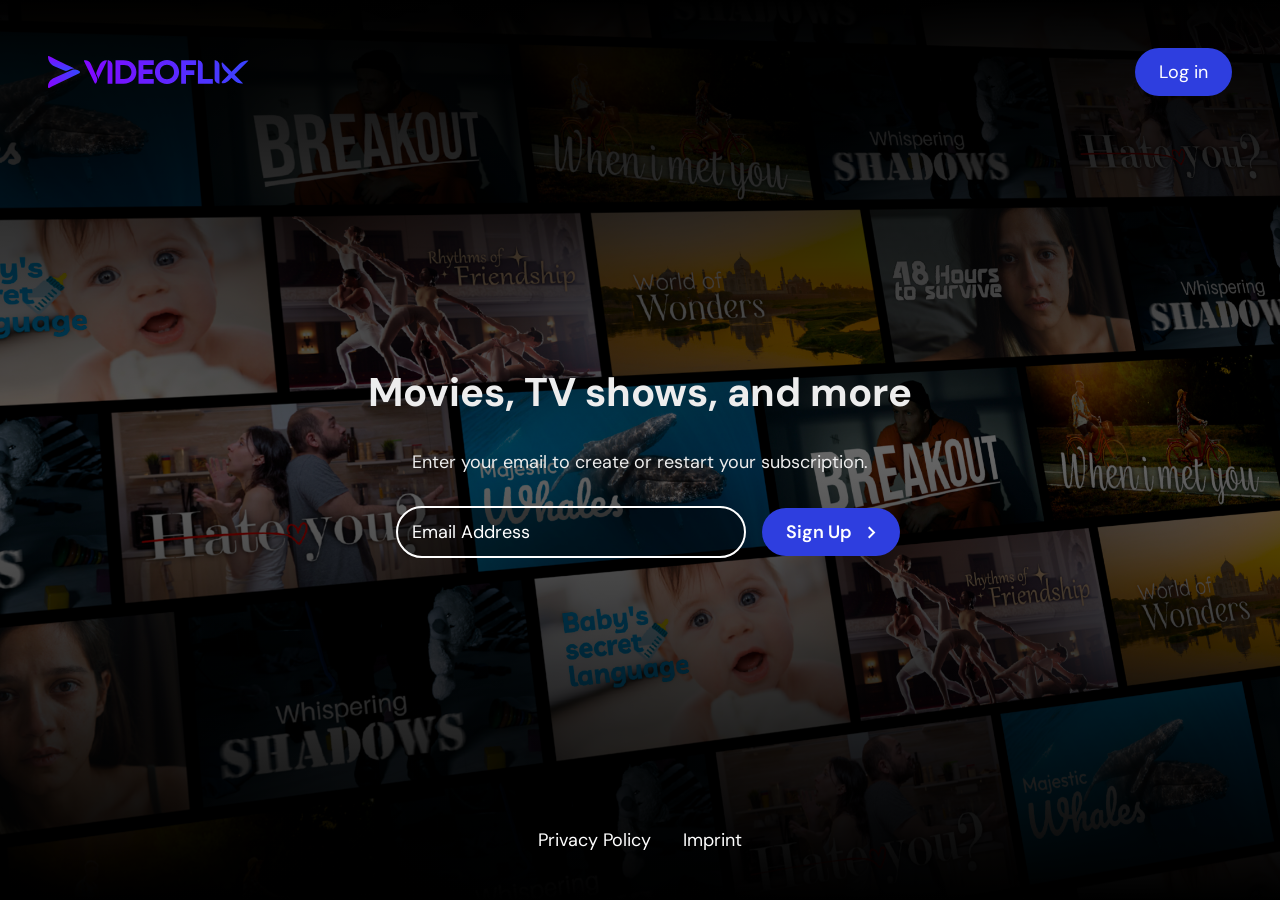
<file: index.html>
<!DOCTYPE html>
<html lang="en">
<head>
    <meta charset="UTF-8">
    <meta name="viewport" content="width=device-width, initial-scale=1.0">
    <title>Videoflix - Startseite</title>

    <link rel="icon" href="./assets/icons/logo_icon_small.svg" type="image/svg+xml">
    <link rel="stylesheet" href="/shared/css/variables.css">
    <link rel="stylesheet" href="/shared/css/standard.css">
    <link rel="stylesheet" href="/shared/css/fonts.css">
    <link rel="stylesheet" href="/shared/css/assets.css">
    <link rel="stylesheet" href="/styles.css">
    <link rel="stylesheet" href="/shared/css/header_footer.css">
    <link rel="stylesheet" href="/shared/css/toast_msg.css">

    <script src="/shared/js/variables.js" defer></script>
    <script src="/shared/js/config.js"></script>
    <script src="/shared/js/auth.js"></script>
    <script src="/shared/js/ui_helper.js"></script>
    <script src="/shared/js/api.js"></script>
    <script src="/shared/js/header.js"></script>
</head>
<body onload="" class="img_bg index_bg">
<header class="main_header w_full">
    <a aria-label="main page" href="../index.html">
        <img src="/assets/icons/logo_icon_small.svg" alt="" srcset="">
        <img src="/assets/icons/logo_icon.svg" alt="" srcset="">
    </a>
    <div id="head_content_right" class="d_flex_cc_gm head_content_right">
        <div class="d_flex_cc_gm">
            <a href="./pages/auth/login.html" class="std_btn btn_prime pad_s d_flex_cc_gs">
                Log in
            </a>
        </div>
    </div>
</header>
<main class="w_full d_flex_cc_gl">
    <section class="d_flex_cc_gl f_d_c font_white_color">
        <h1>Movies, TV shows, and more</h1>
        <p>Enter your email to create or restart your subscription.</p>
        <form onsubmit="goToRegister(event)" class="d_flex_cc_gm index_form">
            <div error="false" id="email_group" class="form_group_w_icon_wo_label w_full d_flex_cc_gm">
                <label for="email"></label>
                <input type="text" placeholder="Email Address" name="email" id="email" class="input_index" required
                       autocomplete="email">
                <div class="d_flex_cc_gm">
                    <button type="submit" class="std_btn btn_prime pad_s d_flex_cc_gm">
                        Sign Up
                        <img src="./assets/icons/chevron_right.svg" alt="" srcset="">
                    </button>
                </div>
            </div>
        </form>
    </section>
</main>
<footer class="main_footer w_full">
    <nav class="d_flex_cc_gl w_full">
        <a href="./pages/privacy/index.html" class="link">Privacy Policy</a>
        <a href="./pages/imprint/index.html" class="link">Imprint</a>
    </nav>
</footer>
</body>
</html>
</file>
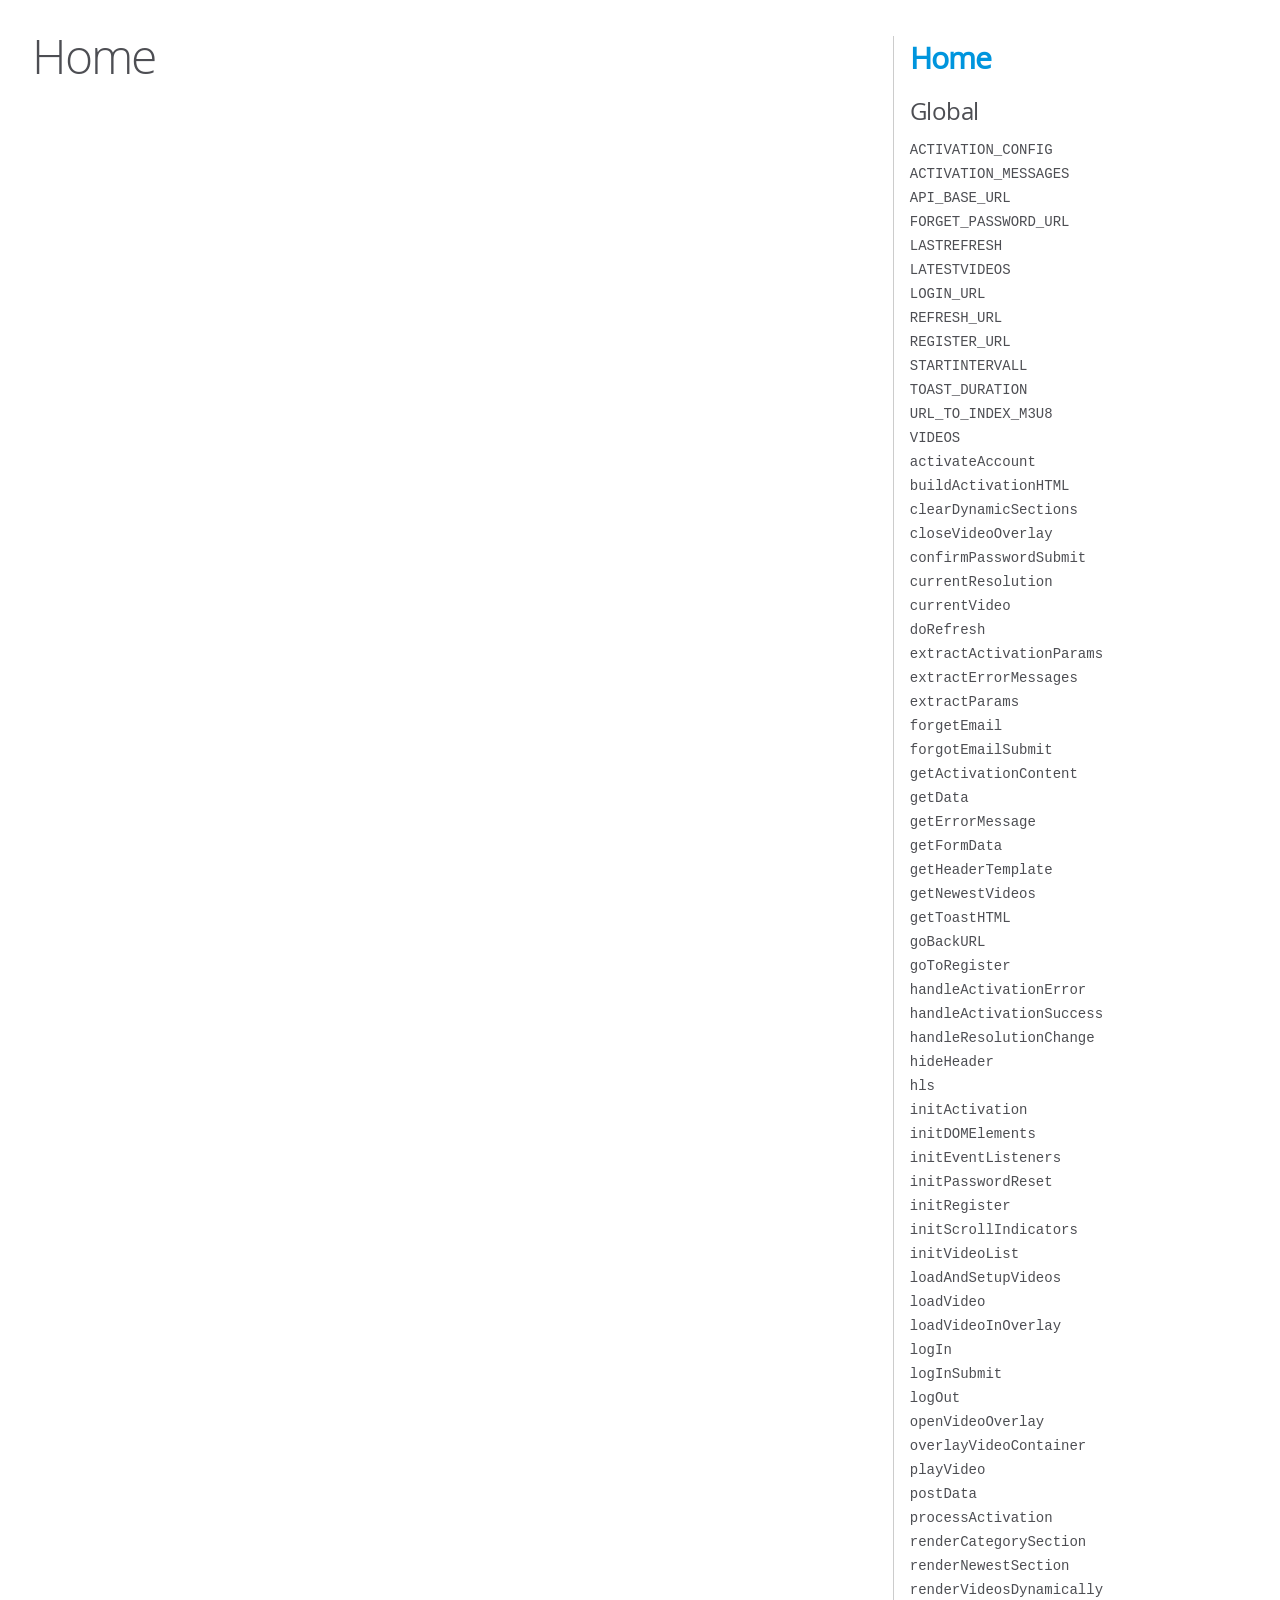
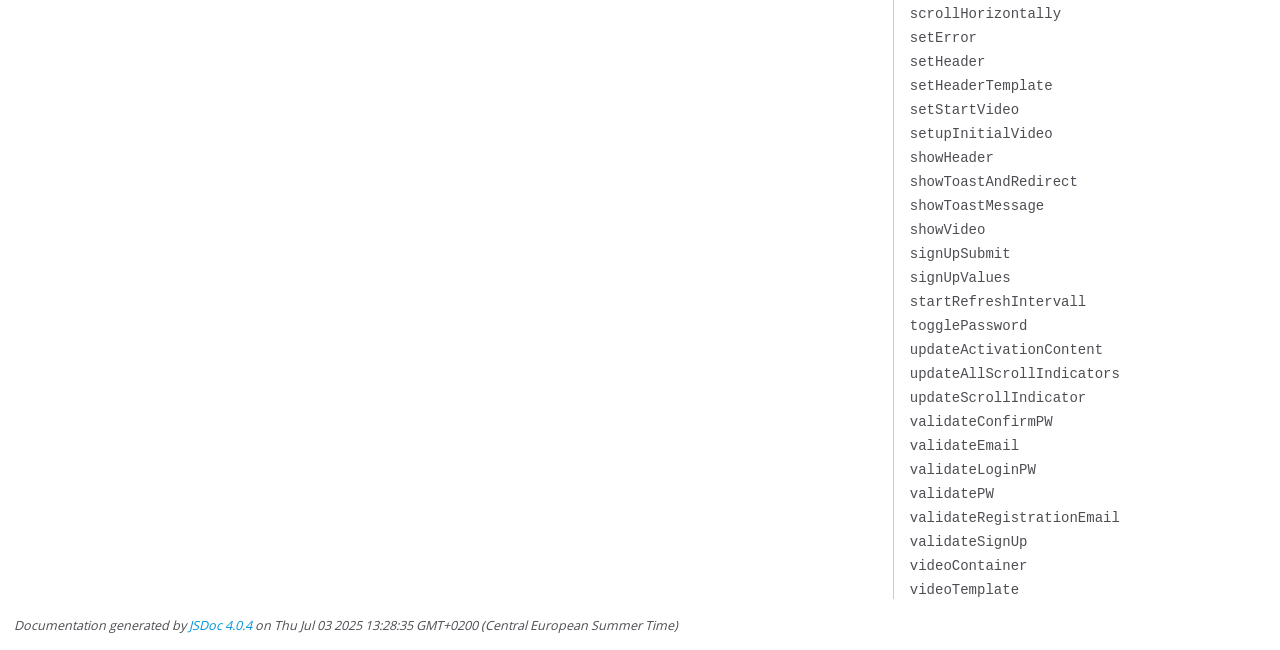
<file: docs/jsdoc/index.html>
<!DOCTYPE html>
<html lang="en">
<head>
    <meta charset="utf-8">
    <title>JSDoc: Home</title>

    <script src="scripts/prettify/prettify.js"> </script>
    <script src="scripts/prettify/lang-css.js"> </script>
    <!--[if lt IE 9]>
      <script src="//html5shiv.googlecode.com/svn/trunk/html5.js"></script>
    <![endif]-->
    <link type="text/css" rel="stylesheet" href="styles/prettify-tomorrow.css">
    <link type="text/css" rel="stylesheet" href="styles/jsdoc-default.css">
</head>

<body>

<div id="main">

    <h1 class="page-title">Home</h1>

    



    


    <h3> </h3>










    









</div>

<nav>
    <h2><a href="index.html">Home</a></h2><h3>Global</h3><ul><li><a href="global.html#ACTIVATION_CONFIG">ACTIVATION_CONFIG</a></li><li><a href="global.html#ACTIVATION_MESSAGES">ACTIVATION_MESSAGES</a></li><li><a href="global.html#API_BASE_URL">API_BASE_URL</a></li><li><a href="global.html#FORGET_PASSWORD_URL">FORGET_PASSWORD_URL</a></li><li><a href="global.html#LASTREFRESH">LASTREFRESH</a></li><li><a href="global.html#LATESTVIDEOS">LATESTVIDEOS</a></li><li><a href="global.html#LOGIN_URL">LOGIN_URL</a></li><li><a href="global.html#REFRESH_URL">REFRESH_URL</a></li><li><a href="global.html#REGISTER_URL">REGISTER_URL</a></li><li><a href="global.html#STARTINTERVALL">STARTINTERVALL</a></li><li><a href="global.html#TOAST_DURATION">TOAST_DURATION</a></li><li><a href="global.html#URL_TO_INDEX_M3U8">URL_TO_INDEX_M3U8</a></li><li><a href="global.html#VIDEOS">VIDEOS</a></li><li><a href="global.html#activateAccount">activateAccount</a></li><li><a href="global.html#buildActivationHTML">buildActivationHTML</a></li><li><a href="global.html#clearDynamicSections">clearDynamicSections</a></li><li><a href="global.html#closeVideoOverlay">closeVideoOverlay</a></li><li><a href="global.html#confirmPasswordSubmit">confirmPasswordSubmit</a></li><li><a href="global.html#currentResolution">currentResolution</a></li><li><a href="global.html#currentVideo">currentVideo</a></li><li><a href="global.html#doRefresh">doRefresh</a></li><li><a href="global.html#extractActivationParams">extractActivationParams</a></li><li><a href="global.html#extractErrorMessages">extractErrorMessages</a></li><li><a href="global.html#extractParams">extractParams</a></li><li><a href="global.html#forgetEmail">forgetEmail</a></li><li><a href="global.html#forgotEmailSubmit">forgotEmailSubmit</a></li><li><a href="global.html#getActivationContent">getActivationContent</a></li><li><a href="global.html#getData">getData</a></li><li><a href="global.html#getErrorMessage">getErrorMessage</a></li><li><a href="global.html#getFormData">getFormData</a></li><li><a href="global.html#getHeaderTemplate">getHeaderTemplate</a></li><li><a href="global.html#getNewestVideos">getNewestVideos</a></li><li><a href="global.html#getToastHTML">getToastHTML</a></li><li><a href="global.html#goBackURL">goBackURL</a></li><li><a href="global.html#goToRegister">goToRegister</a></li><li><a href="global.html#handleActivationError">handleActivationError</a></li><li><a href="global.html#handleActivationSuccess">handleActivationSuccess</a></li><li><a href="global.html#handleResolutionChange">handleResolutionChange</a></li><li><a href="global.html#hideHeader">hideHeader</a></li><li><a href="global.html#hls">hls</a></li><li><a href="global.html#initActivation">initActivation</a></li><li><a href="global.html#initDOMElements">initDOMElements</a></li><li><a href="global.html#initEventListeners">initEventListeners</a></li><li><a href="global.html#initPasswordReset">initPasswordReset</a></li><li><a href="global.html#initRegister">initRegister</a></li><li><a href="global.html#initScrollIndicators">initScrollIndicators</a></li><li><a href="global.html#initVideoList">initVideoList</a></li><li><a href="global.html#loadAndSetupVideos">loadAndSetupVideos</a></li><li><a href="global.html#loadVideo">loadVideo</a></li><li><a href="global.html#loadVideoInOverlay">loadVideoInOverlay</a></li><li><a href="global.html#logIn">logIn</a></li><li><a href="global.html#logInSubmit">logInSubmit</a></li><li><a href="global.html#logOut">logOut</a></li><li><a href="global.html#openVideoOverlay">openVideoOverlay</a></li><li><a href="global.html#overlayVideoContainer">overlayVideoContainer</a></li><li><a href="global.html#playVideo">playVideo</a></li><li><a href="global.html#postData">postData</a></li><li><a href="global.html#processActivation">processActivation</a></li><li><a href="global.html#renderCategorySection">renderCategorySection</a></li><li><a href="global.html#renderNewestSection">renderNewestSection</a></li><li><a href="global.html#renderVideosDynamically">renderVideosDynamically</a></li><li><a href="global.html#scrollHorizontally">scrollHorizontally</a></li><li><a href="global.html#setError">setError</a></li><li><a href="global.html#setHeader">setHeader</a></li><li><a href="global.html#setHeaderTemplate">setHeaderTemplate</a></li><li><a href="global.html#setStartVideo">setStartVideo</a></li><li><a href="global.html#setupInitialVideo">setupInitialVideo</a></li><li><a href="global.html#showHeader">showHeader</a></li><li><a href="global.html#showToastAndRedirect">showToastAndRedirect</a></li><li><a href="global.html#showToastMessage">showToastMessage</a></li><li><a href="global.html#showVideo">showVideo</a></li><li><a href="global.html#signUpSubmit">signUpSubmit</a></li><li><a href="global.html#signUpValues">signUpValues</a></li><li><a href="global.html#startRefreshIntervall">startRefreshIntervall</a></li><li><a href="global.html#togglePassword">togglePassword</a></li><li><a href="global.html#updateActivationContent">updateActivationContent</a></li><li><a href="global.html#updateAllScrollIndicators">updateAllScrollIndicators</a></li><li><a href="global.html#updateScrollIndicator">updateScrollIndicator</a></li><li><a href="global.html#validateConfirmPW">validateConfirmPW</a></li><li><a href="global.html#validateEmail">validateEmail</a></li><li><a href="global.html#validateLoginPW">validateLoginPW</a></li><li><a href="global.html#validatePW">validatePW</a></li><li><a href="global.html#validateRegistrationEmail">validateRegistrationEmail</a></li><li><a href="global.html#validateSignUp">validateSignUp</a></li><li><a href="global.html#videoContainer">videoContainer</a></li><li><a href="global.html#videoTemplate">videoTemplate</a></li></ul>
</nav>

<br class="clear">

<footer>
    Documentation generated by <a href="https://github.com/jsdoc/jsdoc">JSDoc 4.0.4</a> on Thu Jul 03 2025 13:28:35 GMT+0200 (Central European Summer Time)
</footer>

<script> prettyPrint(); </script>
<script src="scripts/linenumber.js"> </script>
</body>
</html>
</file>
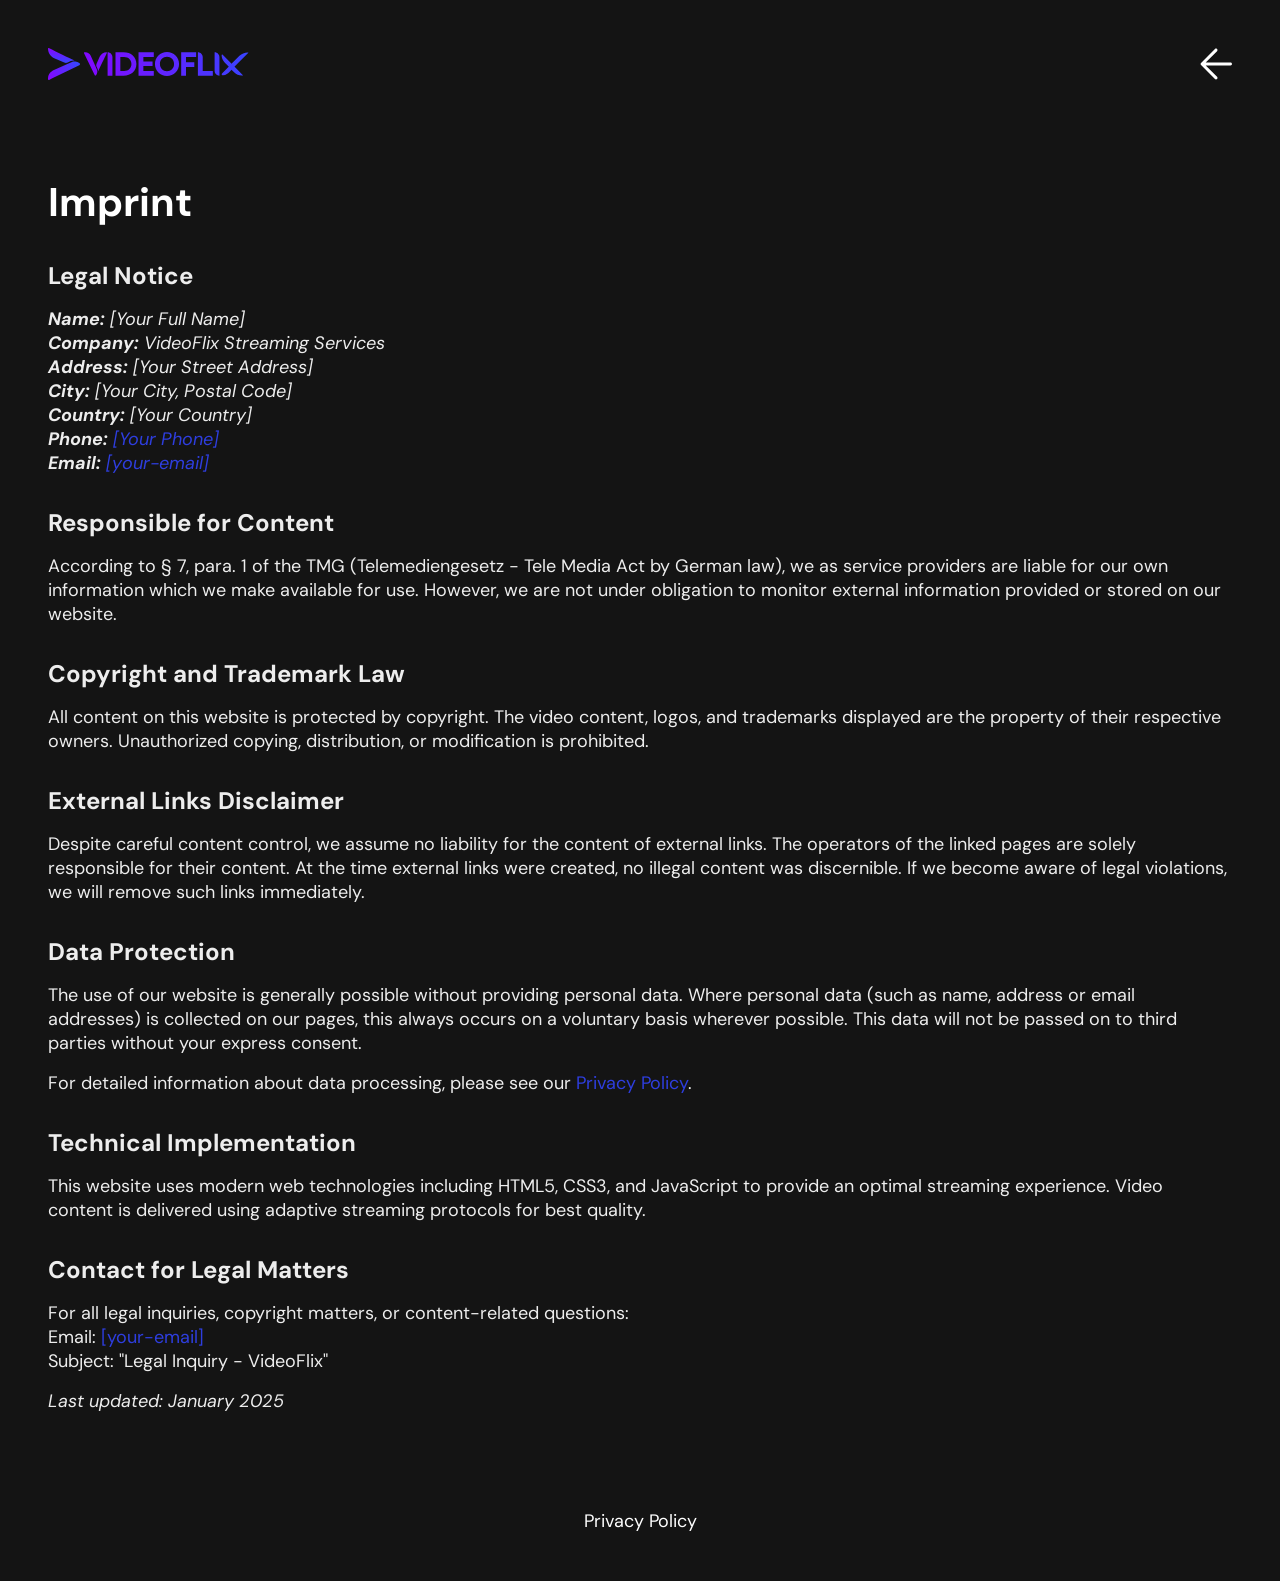
<file: pages/imprint/index.html>
<!DOCTYPE html>
<html lang="en">

<head>
    <meta charset="UTF-8">
    <meta name="viewport" content="width=device-width, initial-scale=1.0">
    <title>Videoflix - Imprint</title>

    <link rel="stylesheet" href="/shared/css/variables.css">
    <link rel="stylesheet" href="/shared/css/standard.css">
    <link rel="stylesheet" href="/shared/css/fonts.css">
    <link rel="stylesheet" href="/shared/css/assets.css">
    <link rel="stylesheet" href="/shared/css/header_footer.css">
    <link rel="stylesheet" href="/styles.css">
    <link rel="icon" href="/assets/icons/logo_icon_small.svg" type="image/svg+xml">

    <script src="/shared/js/variables.js" ></script>
    <script src="/shared/js/ui_helper.js"></script>
    <script src="/shared/js/api.js"></script>
    <script src="/shared/js/header.js"></script>
</head>

<body onload="setHeader()" class="dark_bg">
<header class="main_header w_full">
    <a aria-label="login page" href="/pages/auth/login.html">
        <img src="/assets/icons/logo_icon_small.svg" alt="" srcset="">
        <img src="/assets/icons/logo_icon.svg" alt="" srcset="">
    </a>
    <a aria-label="go back" onclick="goBackURL()">
        <img src="../../assets/icons/arrow_back.svg" alt="arrow for going back">
        <img src="../../assets/icons/arrow_back.svg" alt="arrow for going back">
    </a>
</header>
<main class="w_full d_flex_ss_gl font_white_color">
    <h1 class="font_prime_color">Imprint</h1>

    <section class="d_flex_ss_gm f_d_c">
        <h2>Legal Notice</h2>
        <address>
            <p><strong>Name:</strong> [Your Full Name]</p>
            <p><strong>Company:</strong> VideoFlix Streaming Services</p>
            <p><strong>Address:</strong> [Your Street Address]</p>
            <p><strong>City:</strong> [Your City, Postal Code]</p>
            <p><strong>Country:</strong> [Your Country]</p>
            <p><strong>Phone:</strong> <a class="link_secondary" href="tel:[your-phone]">[Your Phone]</a></p>
            <p><strong>Email:</strong> <a class="link_secondary" href="mailto:[your-email]">[your-email]</a></p>
        </address>
    </section>

    <section class="d_flex_ss_gm f_d_c">
        <h2>Responsible for Content</h2>
        <p>
            According to § 7, para. 1 of the TMG (Telemediengesetz - Tele Media Act by German law),
            we as service providers are liable for our own information which we make available for use. 
            However, we are not under obligation to monitor external information provided or stored 
            on our website.
        </p>
    </section>

    <section class="d_flex_ss_gm f_d_c">
        <h2>Copyright and Trademark Law</h2>
        <p>
            All content on this website is protected by copyright. The video content, logos, and 
            trademarks displayed are the property of their respective owners. Unauthorized copying, 
            distribution, or modification is prohibited.
        </p>
    </section>

    <section class="d_flex_ss_gm f_d_c">
        <h2>External Links Disclaimer</h2>
        <p>
            Despite careful content control, we assume no liability for the content of external links.
            The operators of the linked pages are solely responsible for their content. At the time 
            external links were created, no illegal content was discernible. If we become aware of 
            legal violations, we will remove such links immediately.
        </p>
    </section>

    <section class="d_flex_ss_gm f_d_c">
        <h2>Data Protection</h2>
        <p>
            The use of our website is generally possible without providing personal data. Where 
            personal data (such as name, address or email addresses) is collected on our pages, 
            this always occurs on a voluntary basis wherever possible. This data will not be 
            passed on to third parties without your express consent.
        </p>
        <p>
            For detailed information about data processing, please see our 
            <a href="../privacy/index.html" class="link_secondary">Privacy Policy</a>.
        </p>
    </section>

    <section class="d_flex_ss_gm f_d_c">
        <h2>Technical Implementation</h2>
        <p>
            This website uses modern web technologies including HTML5, CSS3, and JavaScript 
            to provide an optimal streaming experience. Video content is delivered using 
            adaptive streaming protocols for best quality.
        </p>
    </section>

    <section class="d_flex_ss_gm f_d_c">
        <h2>Contact for Legal Matters</h2>
        <p>
            For all legal inquiries, copyright matters, or content-related questions:<br>
            Email: <a href="mailto:[your-email]" class="link_secondary">[your-email]</a><br>
            Subject: "Legal Inquiry - VideoFlix"
        </p>
        <p><em>Last updated: January 2025</em></p>
    </section>
</main>
<footer class="main_footer  w_full">
    <nav class="d_flex_cs_gl w_full">
        <a aria-label="privacy policy page" href="../privacy/index.html" class="link">Privacy Policy</a>
    </nav>
</footer>
</body>

</html>
</file>
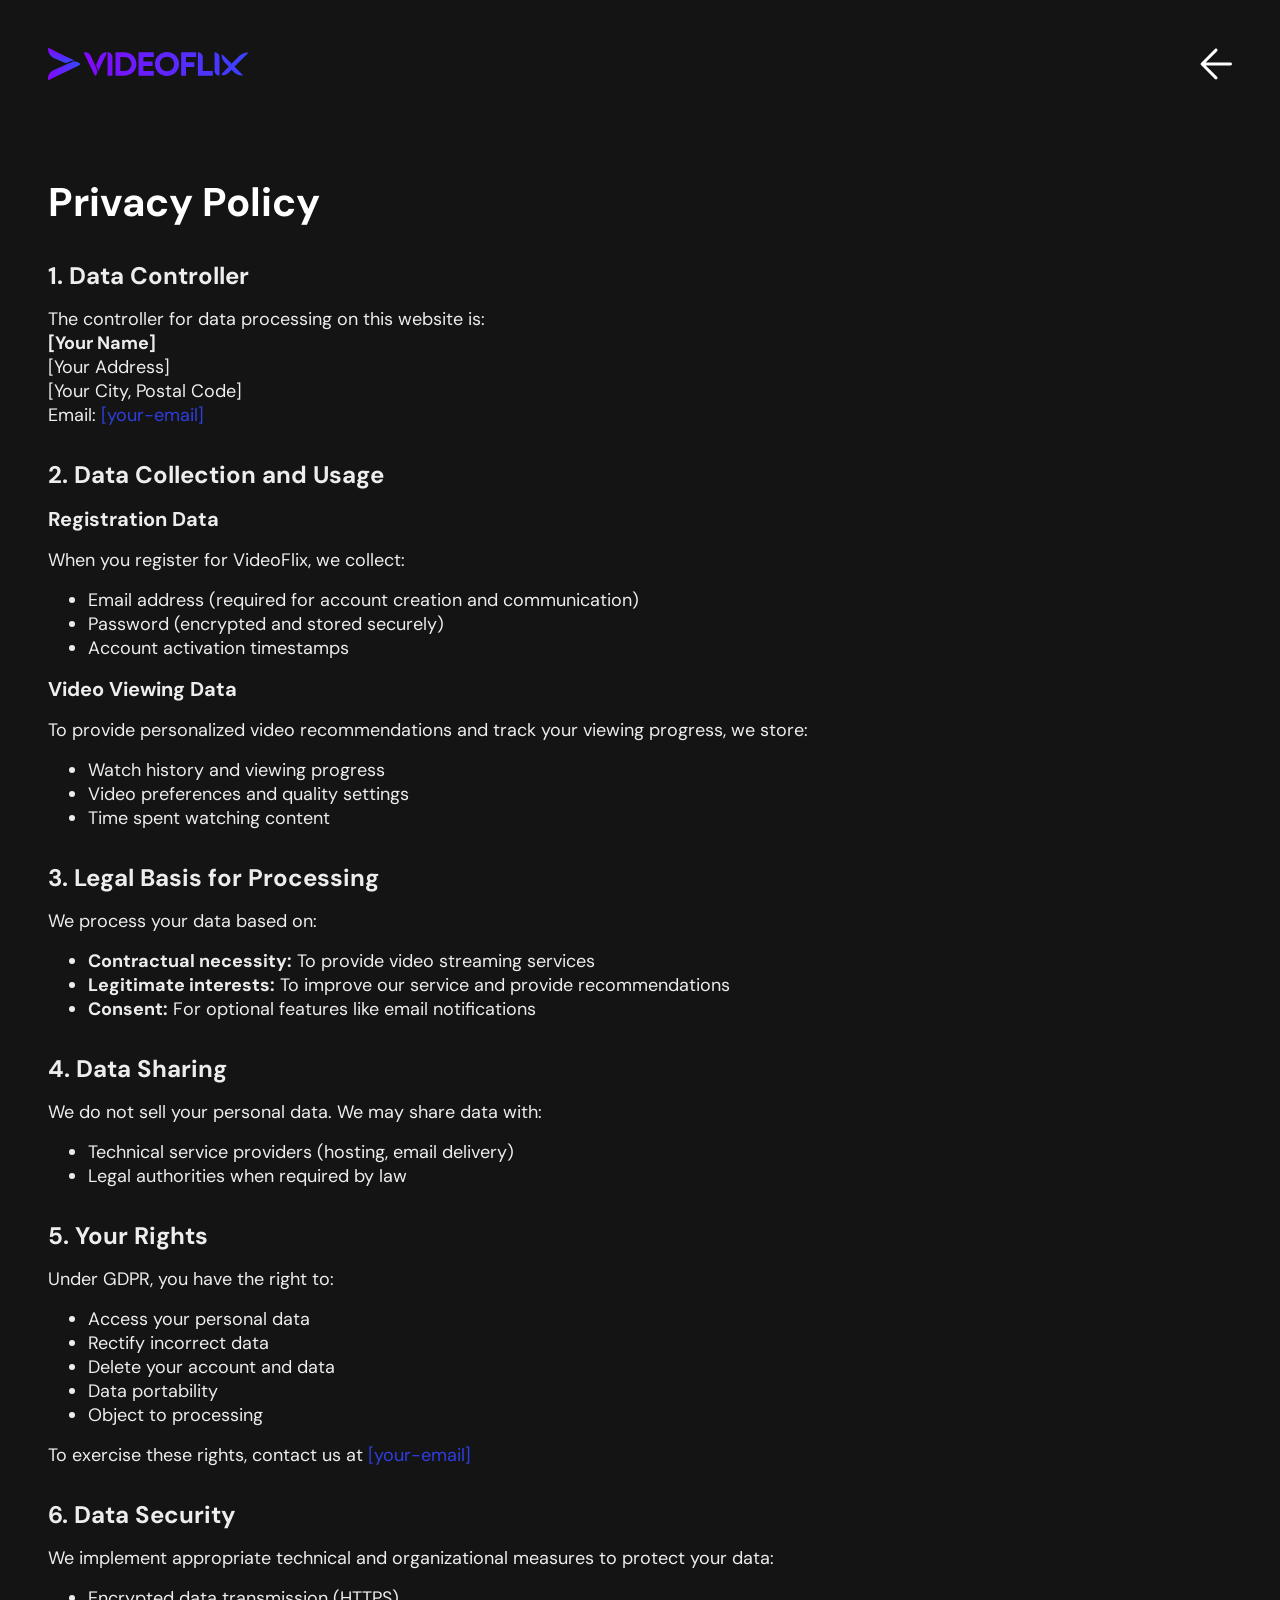
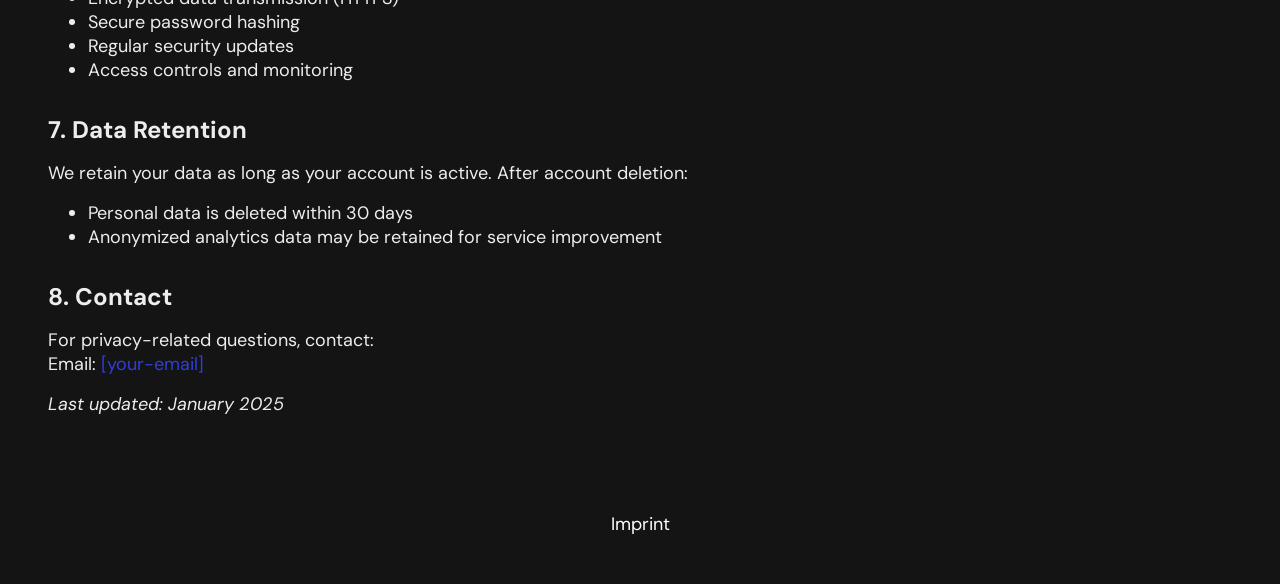
<file: pages/privacy/index.html>
<!DOCTYPE html>
<html lang="en">

<head>
    <meta charset="UTF-8">
    <meta name="viewport" content="width=device-width, initial-scale=1.0">
    <title>Videoflix - Privacy Policy</title>

    <link rel="stylesheet" href="/shared/css/variables.css">
    <link rel="stylesheet" href="/shared/css/standard.css">
    <link rel="stylesheet" href="/shared/css/fonts.css">
    <link rel="stylesheet" href="/shared/css/assets.css">
    <link rel="stylesheet" href="/shared/css/header_footer.css">
    <link rel="stylesheet" href="/styles.css">
    <link rel="icon" href="/assets/icons/logo_icon_small.svg" type="image/svg+xml">

    <script src="/shared/js/variables.js"></script>
    <script src="/shared/js/ui_helper.js"></script>
    <script src="/shared/js/api.js"></script>
    <script src="/shared/js/header.js"></script>
</head>

<body onload="setHeader()" class="dark_bg">
<header class="main_header w_full">
        <a aria-label="login page" href="/pages/auth/login.html">
            <img src="/assets/icons/logo_icon_small.svg" alt="" srcset="">
            <img src="/assets/icons/logo_icon.svg" alt="" srcset="">
        </a>
    <a onclick="goBackURL()">
        <img src="../../assets/icons/arrow_back.svg" alt="arrow for going back">
        <img src="../../assets/icons/arrow_back.svg" alt="arrow for going back">
    </a>
</header>
<main class="w_full d_flex_ss_gl font_white_color">
    <h1 class="font_prime_color">Privacy Policy</h1>
    <section class="d_flex_ss_gm f_d_c">
        <h2>1. Data Controller</h2>
        <p>
            The controller for data processing on this website is:<br>
            <strong>[Your Name]</strong><br>
            [Your Address]<br>
            [Your City, Postal Code]<br>
            Email: <a href="mailto:[your-email]" class="link_secondary">[your-email]</a>
        </p>
    </section>

    <section class="d_flex_ss_gm f_d_c">
        <h2>2. Data Collection and Usage</h2>
        <h3>Registration Data</h3>
        <p>
            When you register for VideoFlix, we collect:
        </p>
        <ul>
            <li>Email address (required for account creation and communication)</li>
            <li>Password (encrypted and stored securely)</li>
            <li>Account activation timestamps</li>
        </ul>
        
        <h3>Video Viewing Data</h3>
        <p>
            To provide personalized video recommendations and track your viewing progress, we store:
        </p>
        <ul>
            <li>Watch history and viewing progress</li>
            <li>Video preferences and quality settings</li>
            <li>Time spent watching content</li>
        </ul>
    </section>

    <section class="d_flex_ss_gm f_d_c">
        <h2>3. Legal Basis for Processing</h2>
        <p>
            We process your data based on:
        </p>
        <ul>
            <li><strong>Contractual necessity:</strong> To provide video streaming services</li>
            <li><strong>Legitimate interests:</strong> To improve our service and provide recommendations</li>
            <li><strong>Consent:</strong> For optional features like email notifications</li>
        </ul>
    </section>

    <section class="d_flex_ss_gm f_d_c">
        <h2>4. Data Sharing</h2>
        <p>
            We do not sell your personal data. We may share data with:
        </p>
        <ul>
            <li>Technical service providers (hosting, email delivery)</li>
            <li>Legal authorities when required by law</li>
        </ul>
    </section>

    <section class="d_flex_ss_gm f_d_c">
        <h2>5. Your Rights</h2>
        <p>
            Under GDPR, you have the right to:
        </p>
        <ul>
            <li>Access your personal data</li>
            <li>Rectify incorrect data</li>
            <li>Delete your account and data</li>
            <li>Data portability</li>
            <li>Object to processing</li>
        </ul>
        <p>
            To exercise these rights, contact us at <a href="mailto:[your-email]" class="link_secondary">[your-email]</a>
        </p>
    </section>

    <section class="d_flex_ss_gm f_d_c">
        <h2>6. Data Security</h2>
        <p>
            We implement appropriate technical and organizational measures to protect your data:
        </p>
        <ul>
            <li>Encrypted data transmission (HTTPS)</li>
            <li>Secure password hashing</li>
            <li>Regular security updates</li>
            <li>Access controls and monitoring</li>
        </ul>
    </section>

    <section class="d_flex_ss_gm f_d_c">
        <h2>7. Data Retention</h2>
        <p>
            We retain your data as long as your account is active. After account deletion:
        </p>
        <ul>
            <li>Personal data is deleted within 30 days</li>
            <li>Anonymized analytics data may be retained for service improvement</li>
        </ul>
    </section>

    <section class="d_flex_ss_gm f_d_c">
        <h2>8. Contact</h2>
        <p>
            For privacy-related questions, contact:<br>
            Email: <a href="mailto:[your-email]" class="link_secondary">[your-email]</a>
        </p>
        <p><em>Last updated: January 2025</em></p>
    </section>
</main>
<footer class="main_footer  w_full">
    <nav class="d_flex_cs_gl w_full">
        <a aria-label="imprint page" href="../imprint/index.html" class="link">Imprint</a>
    </nav>
</footer>
</body>
</html>
</file>
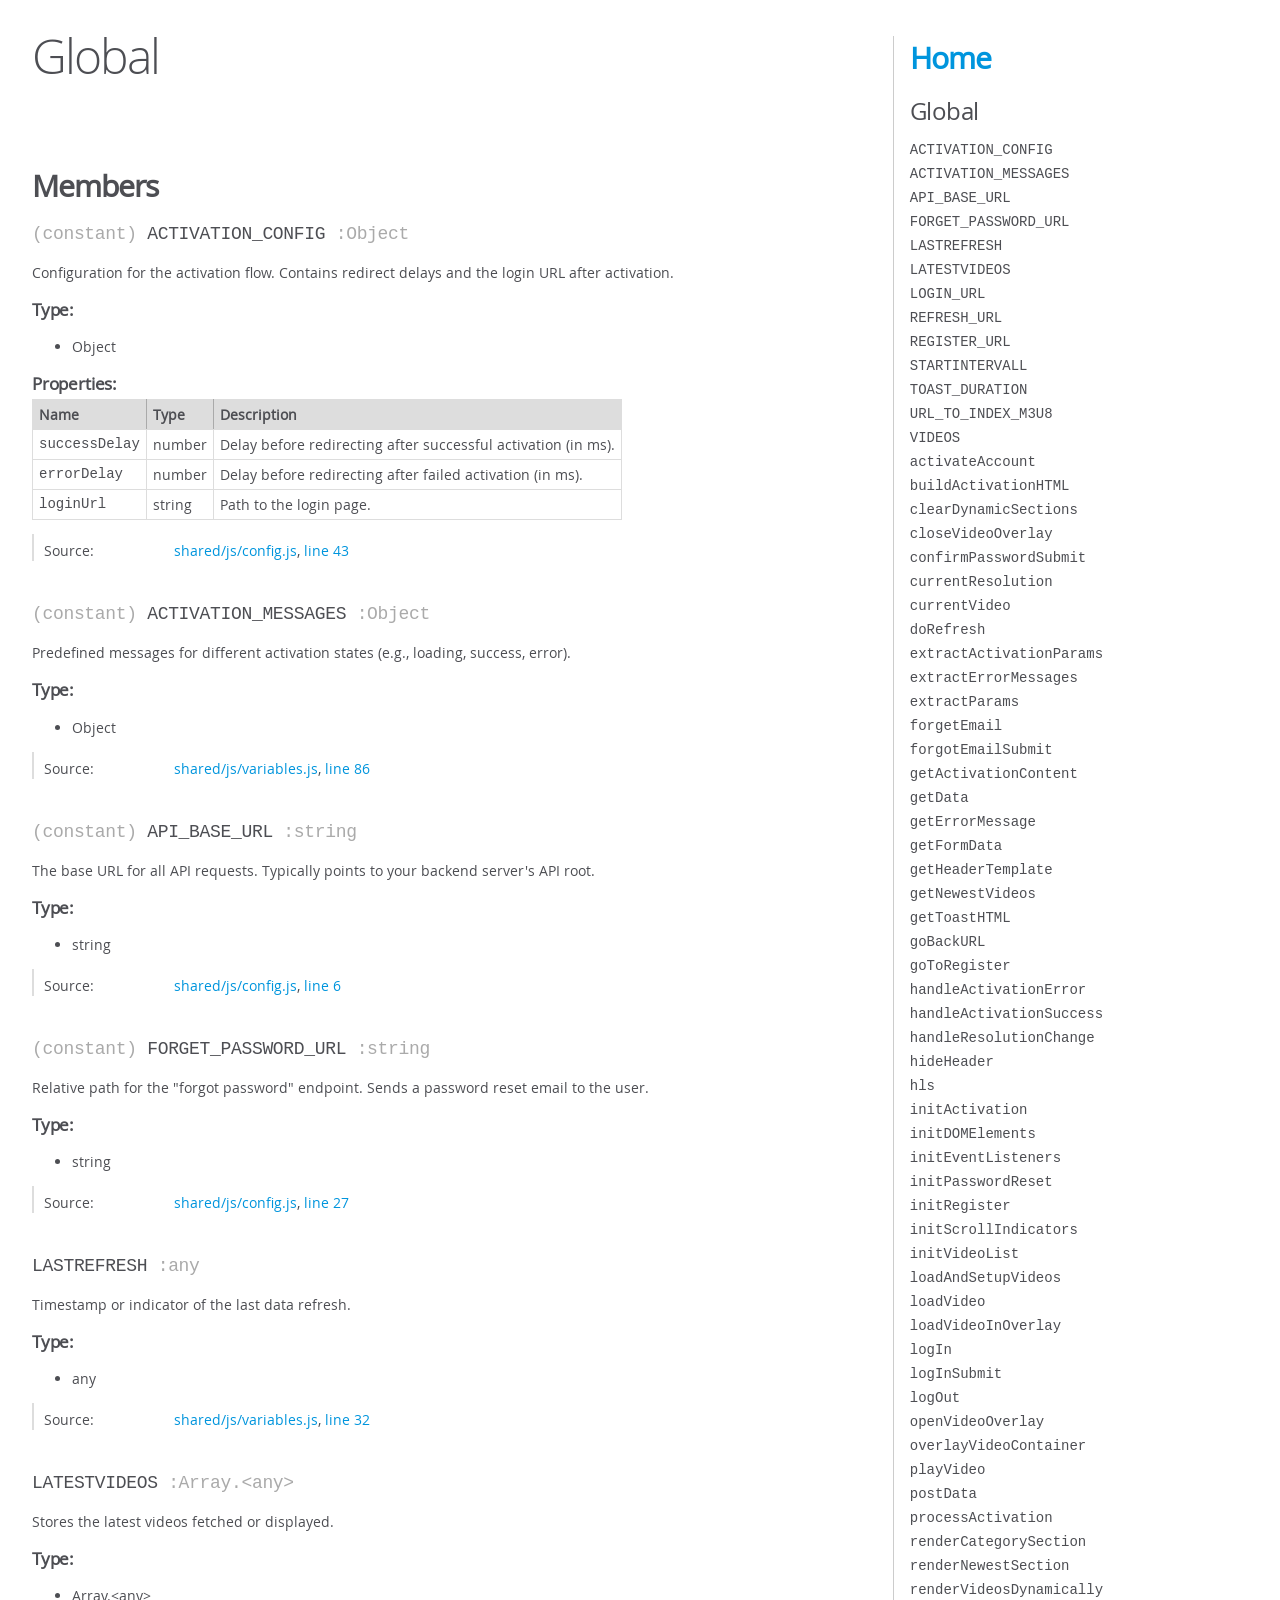
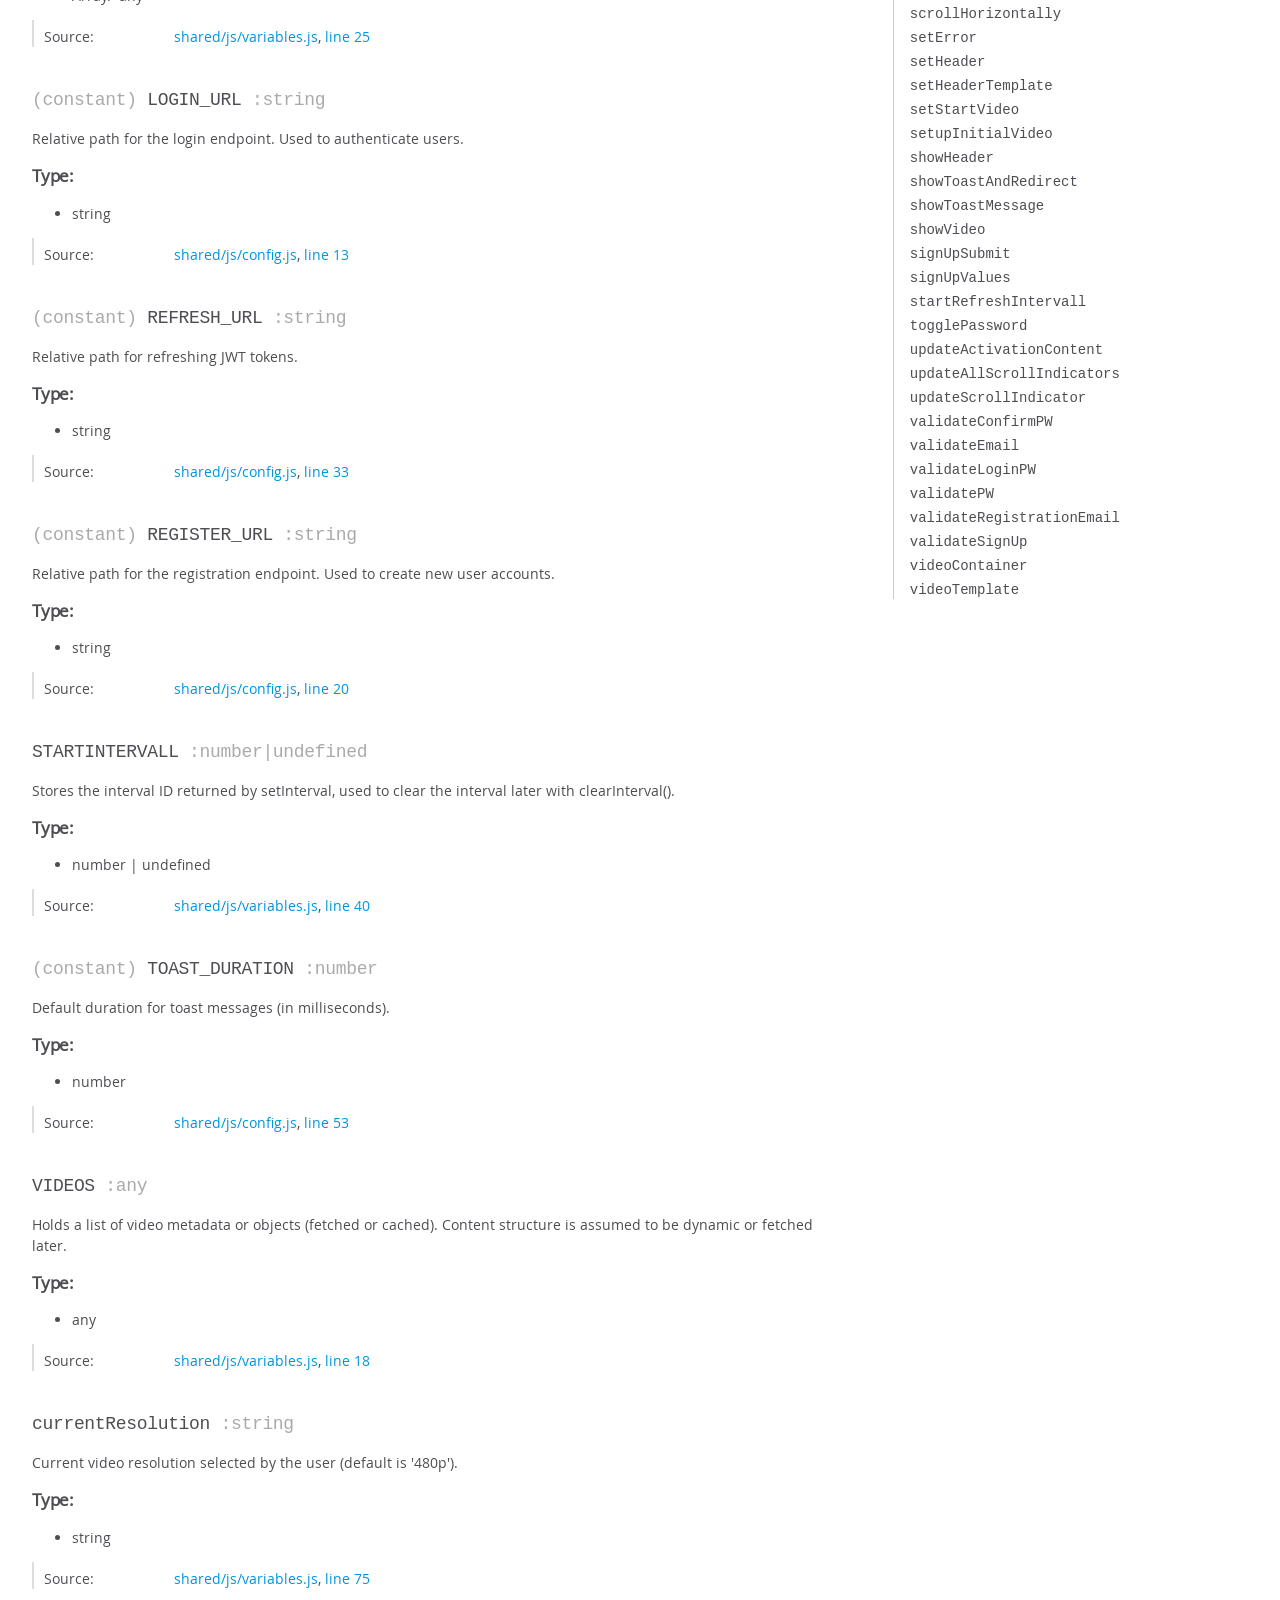
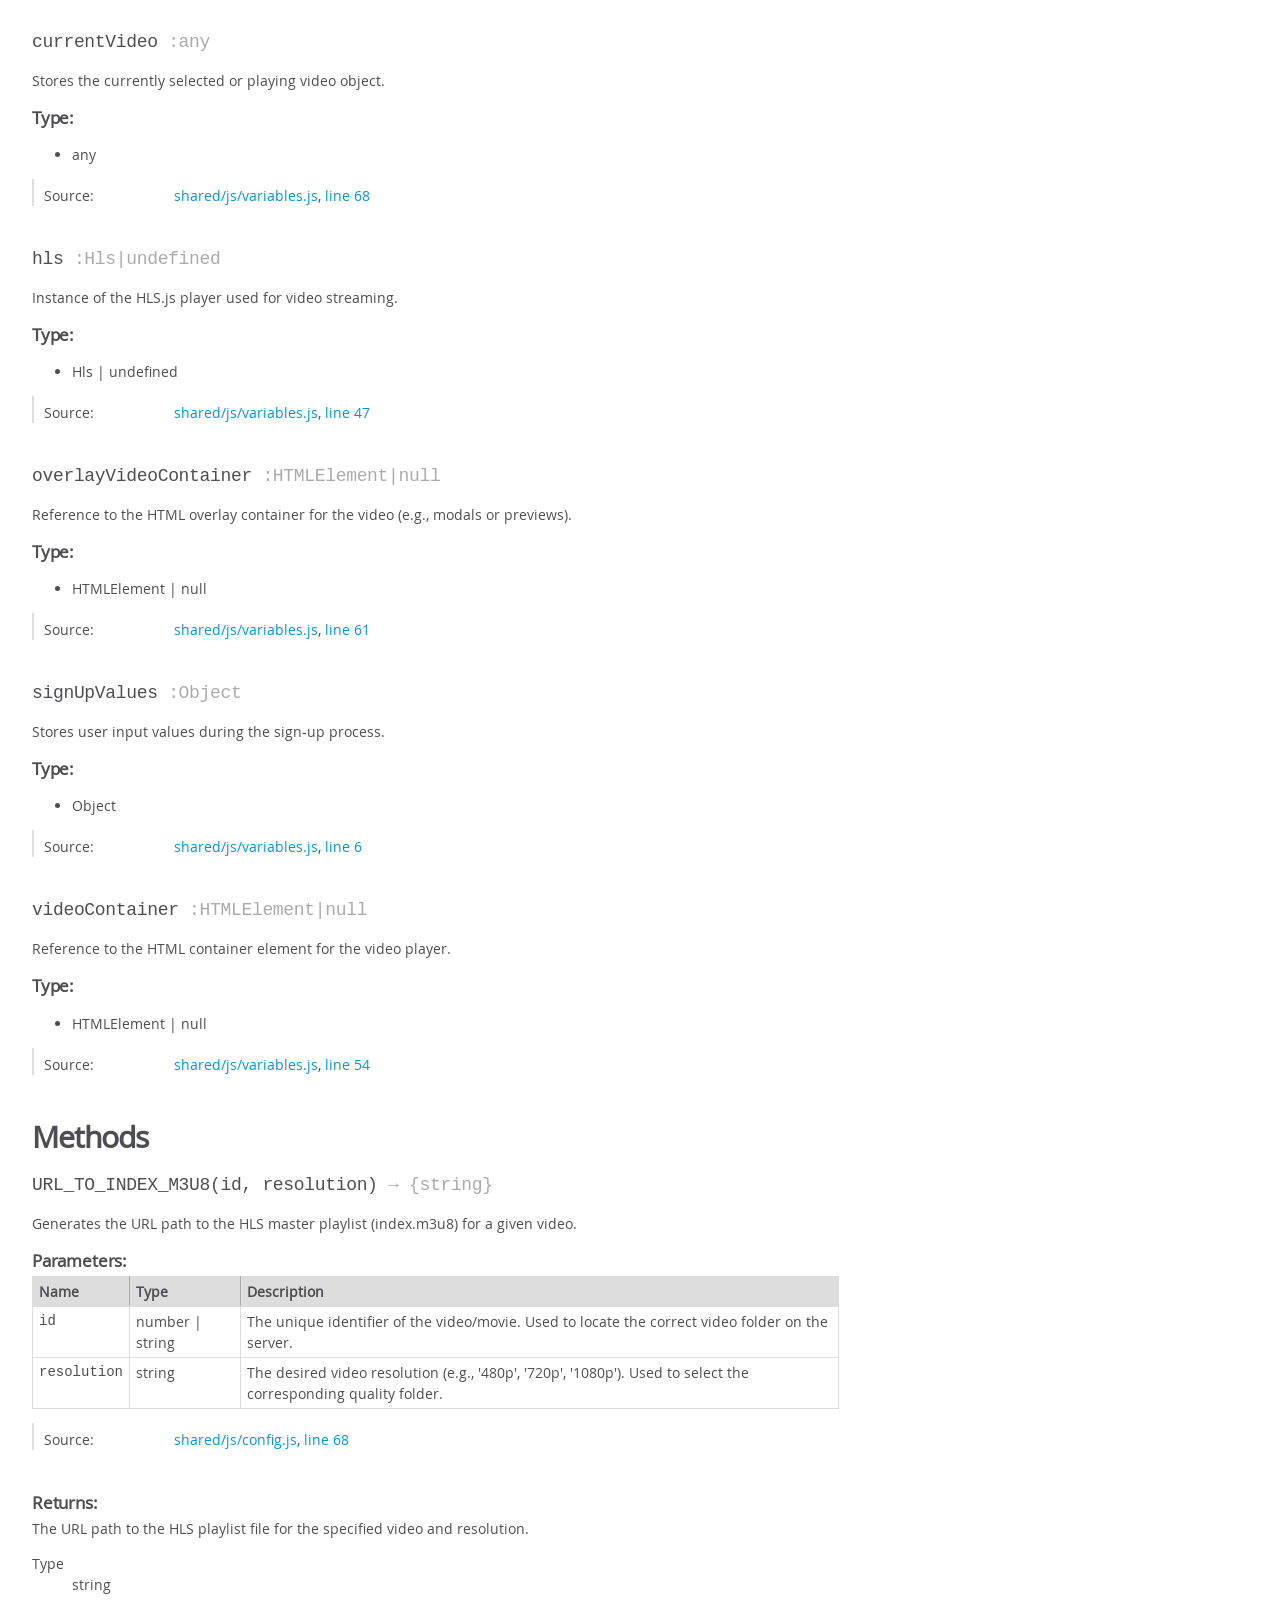
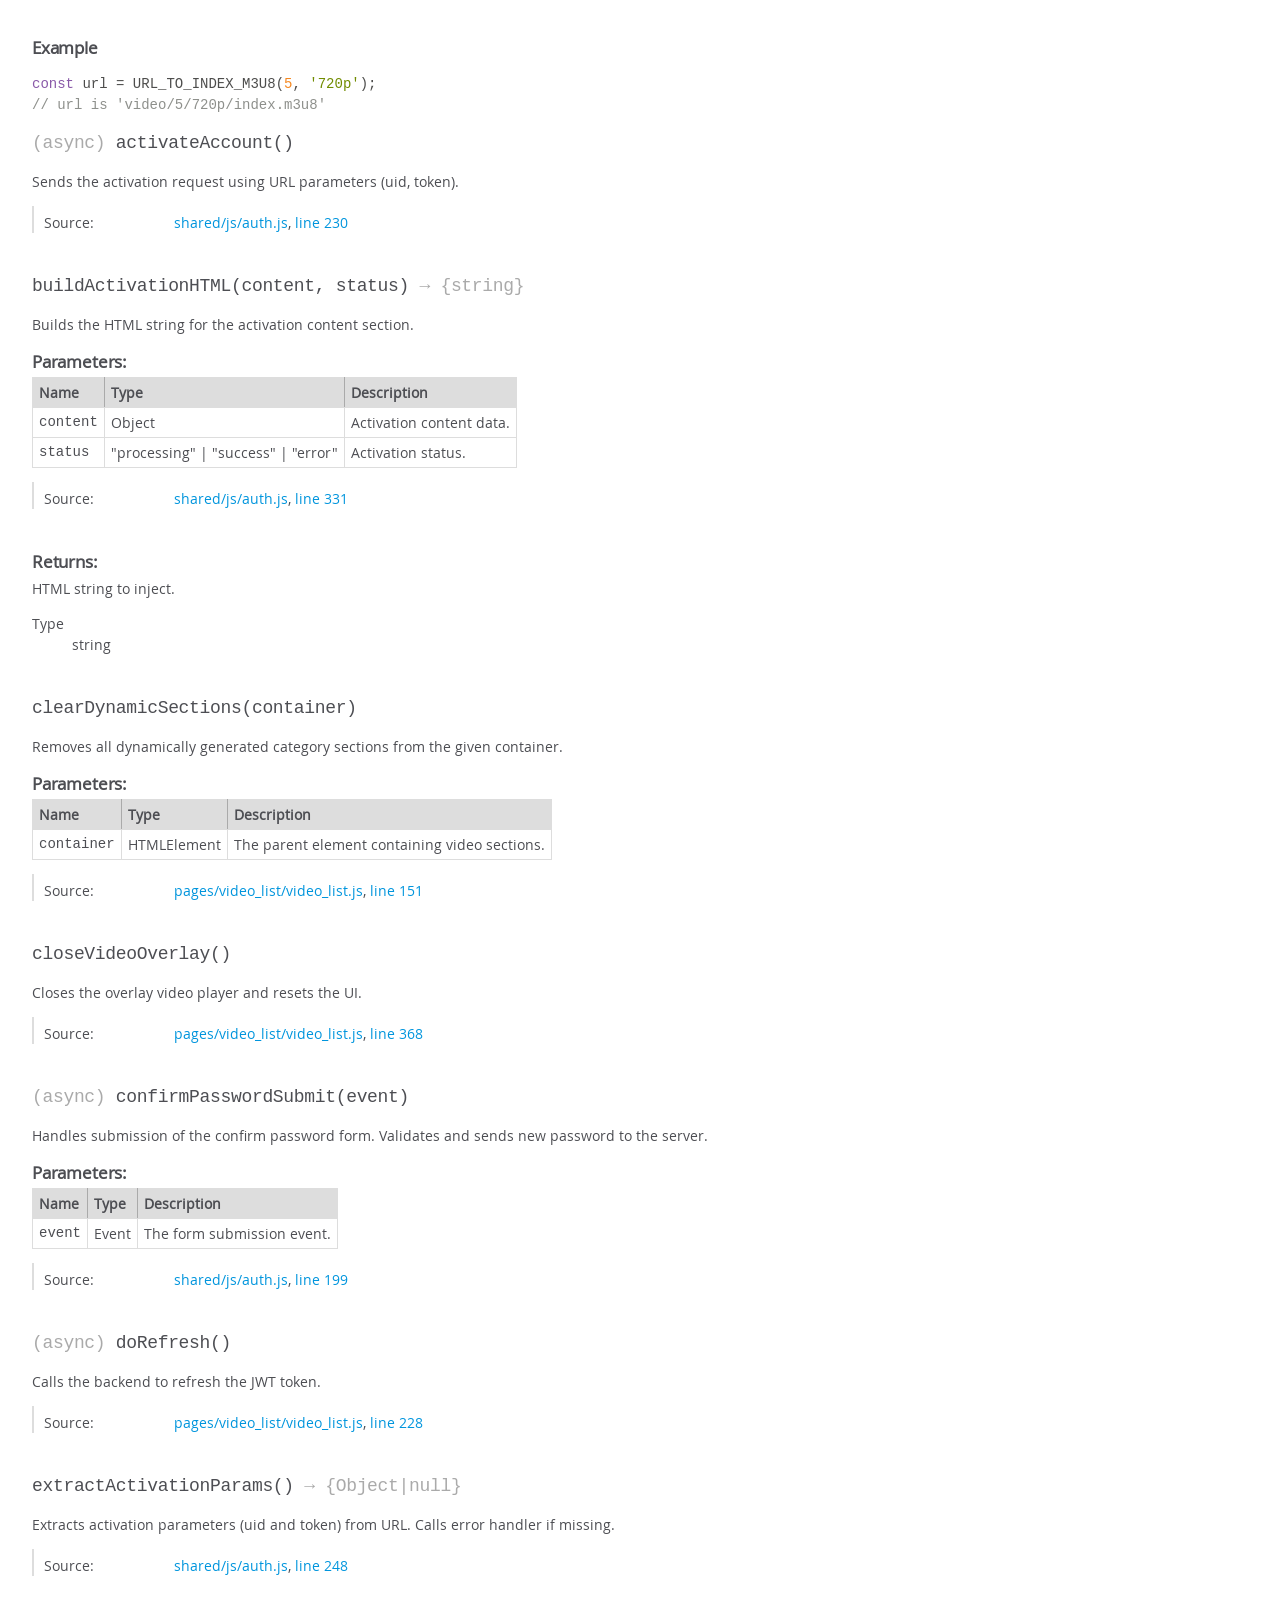
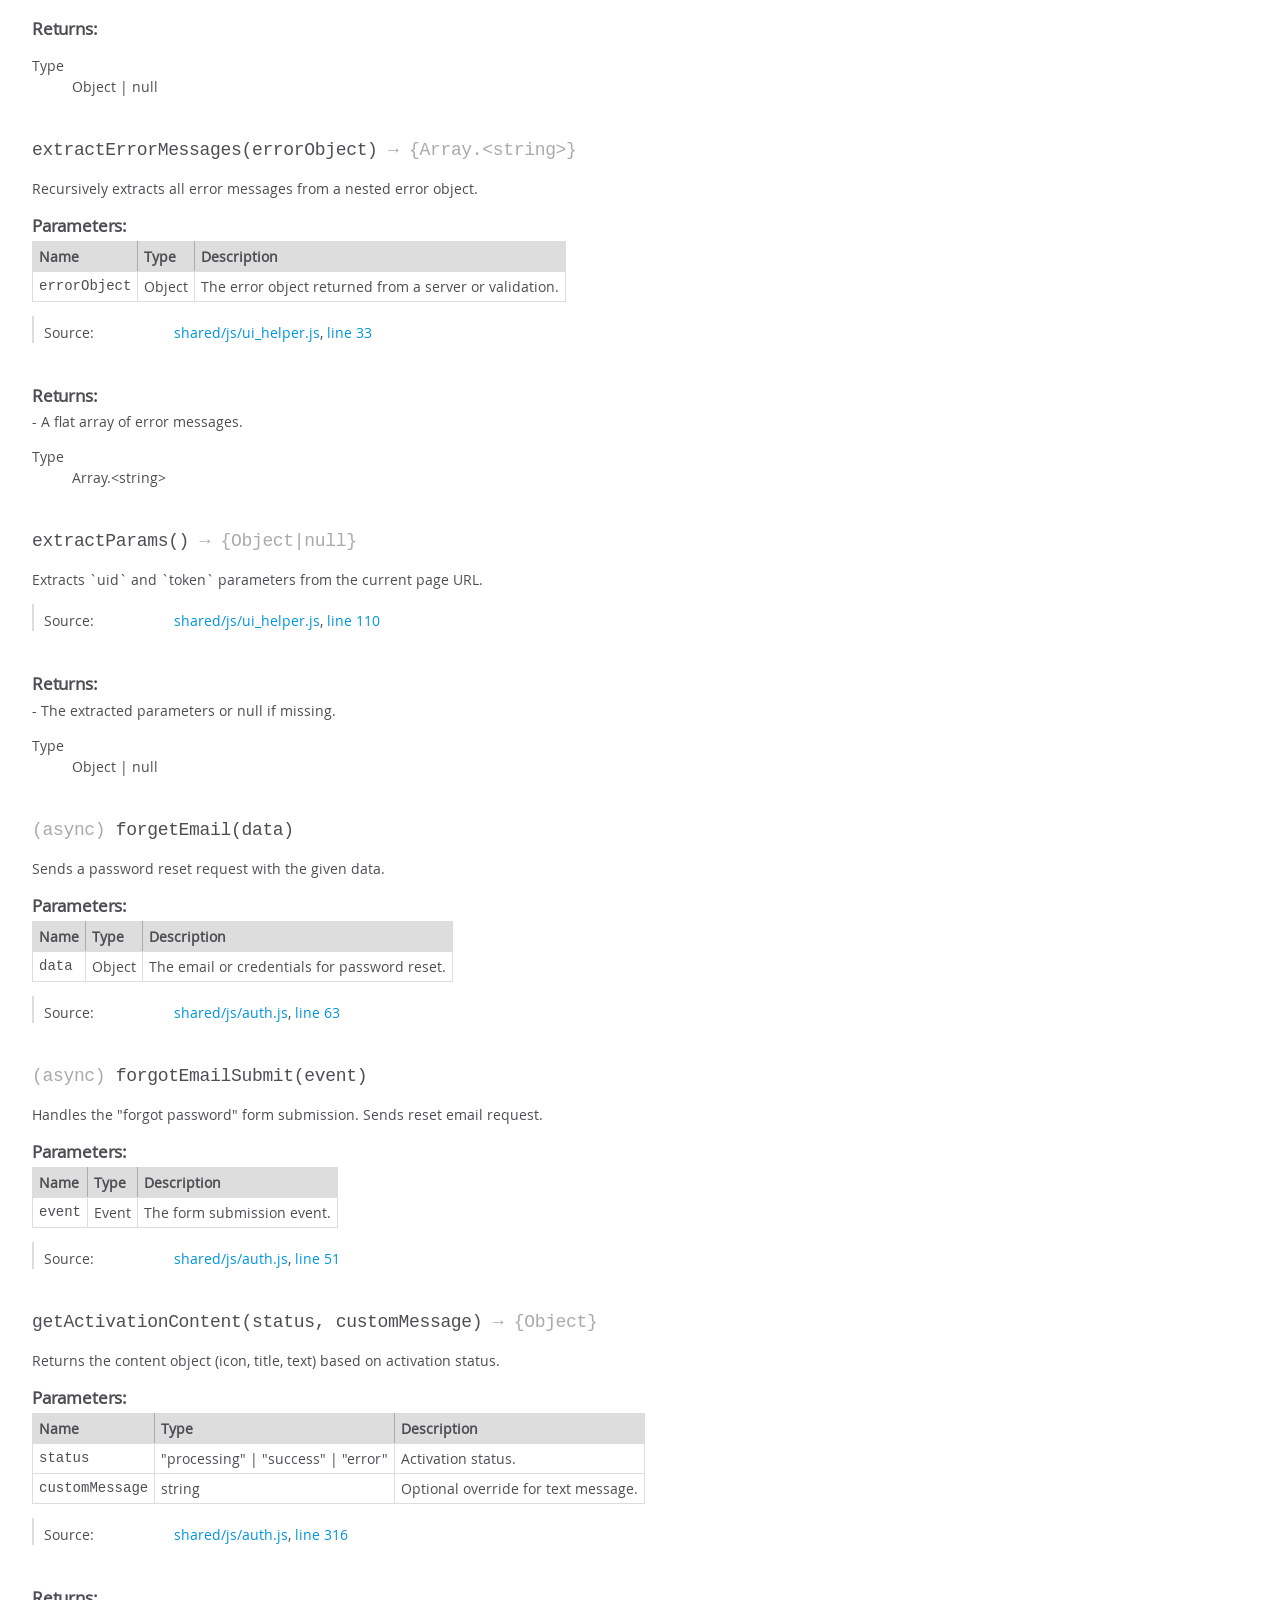
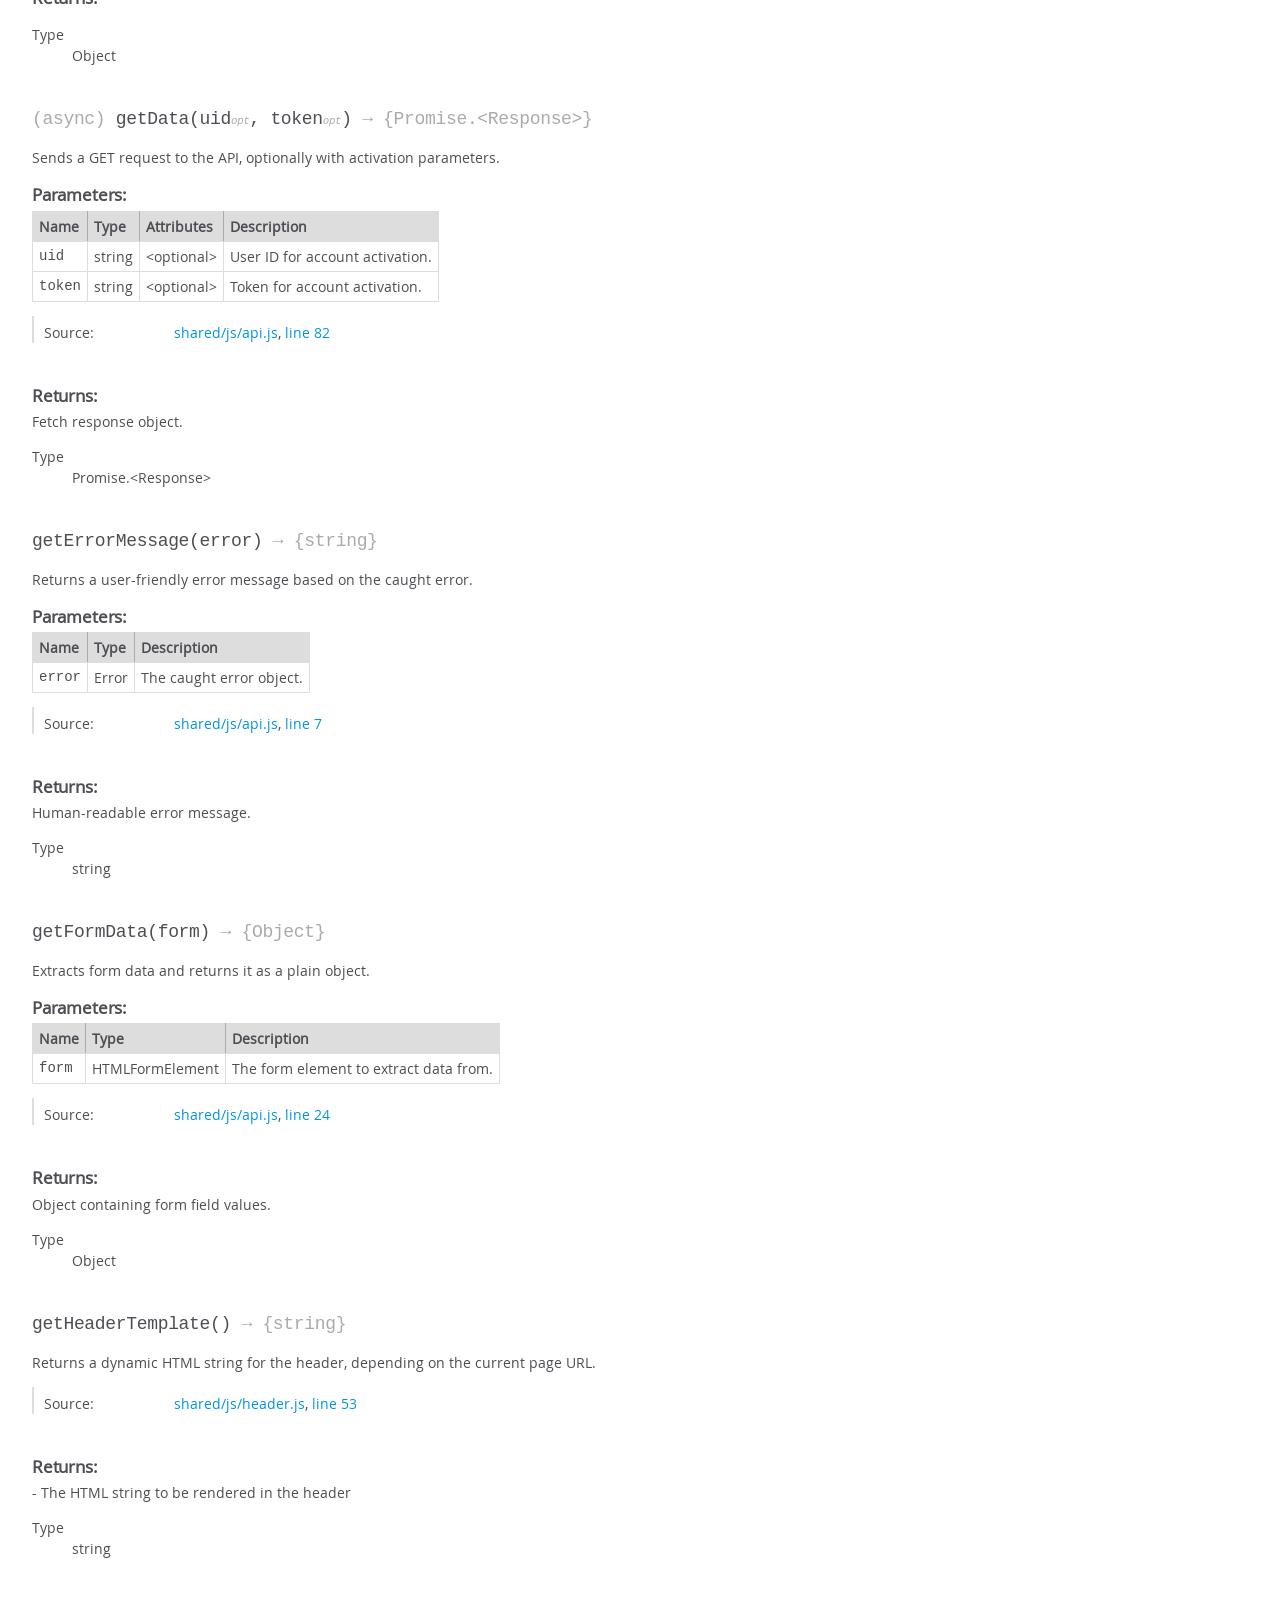
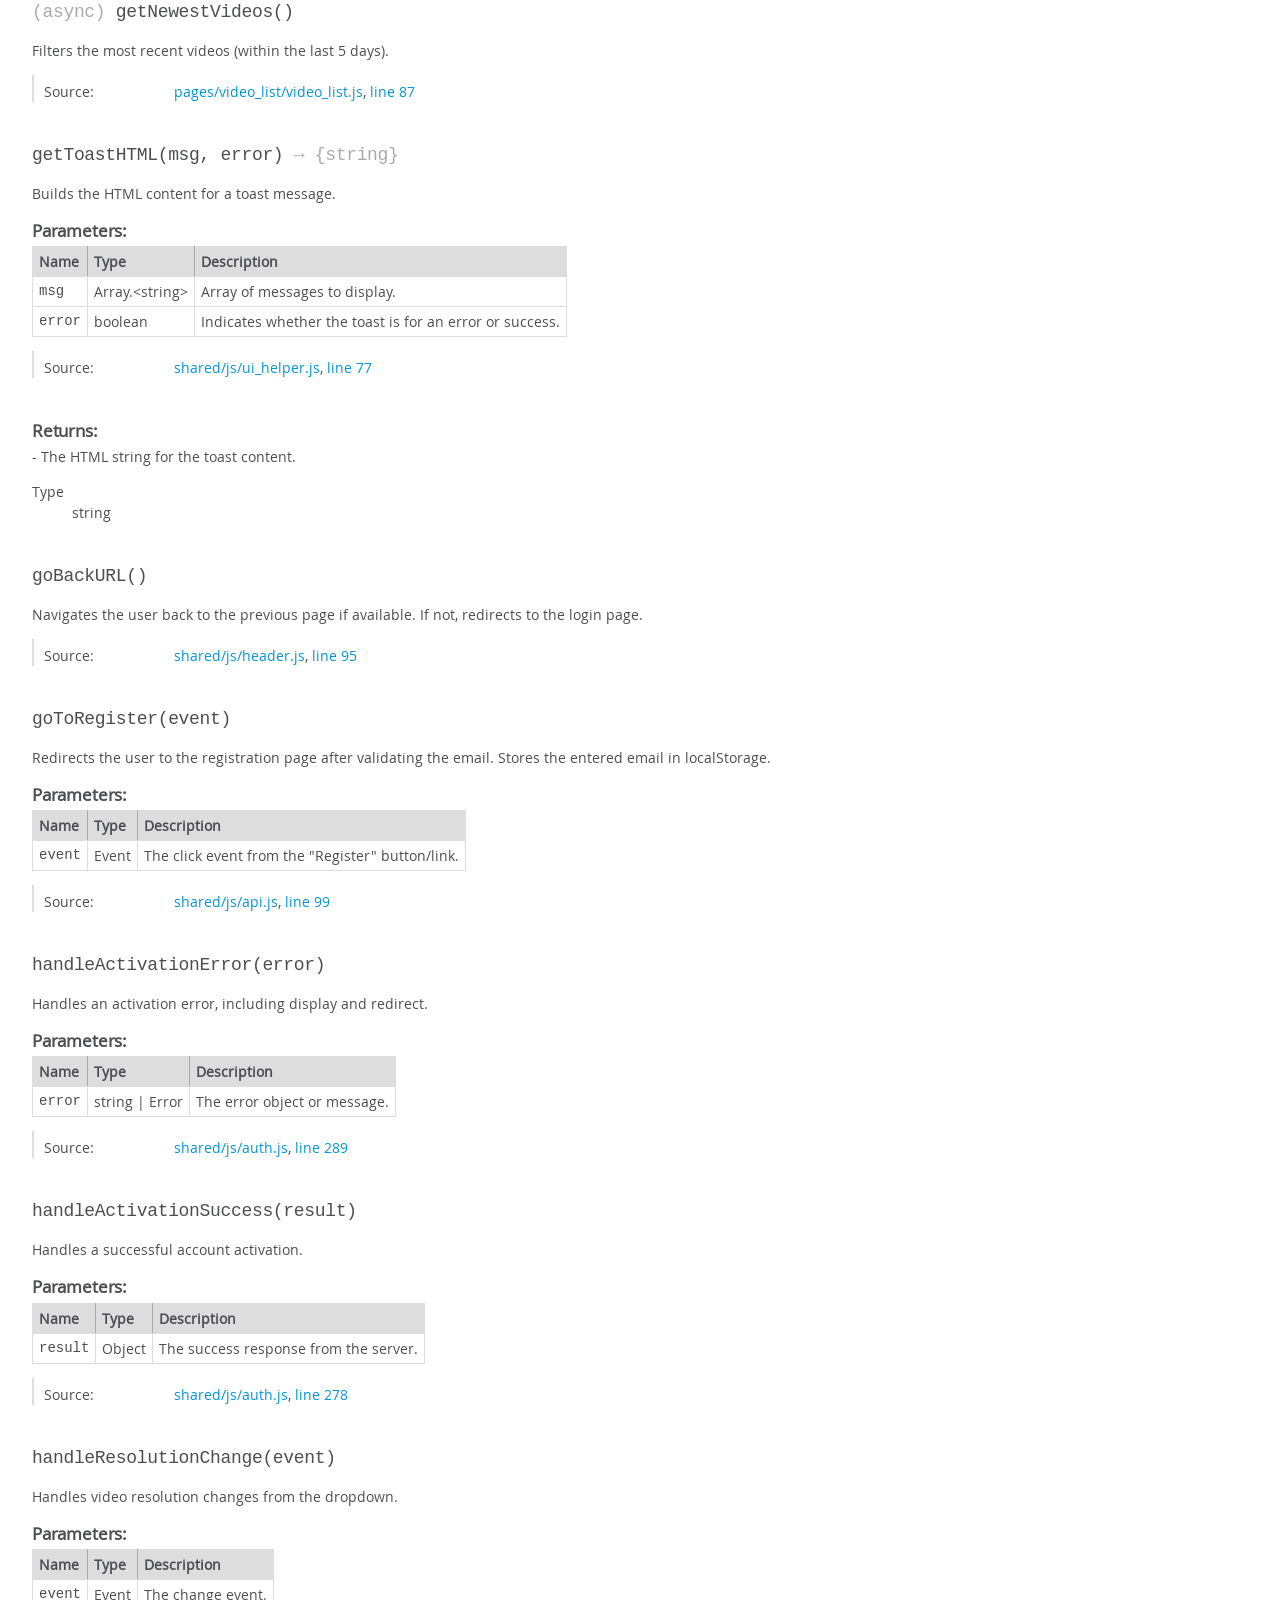
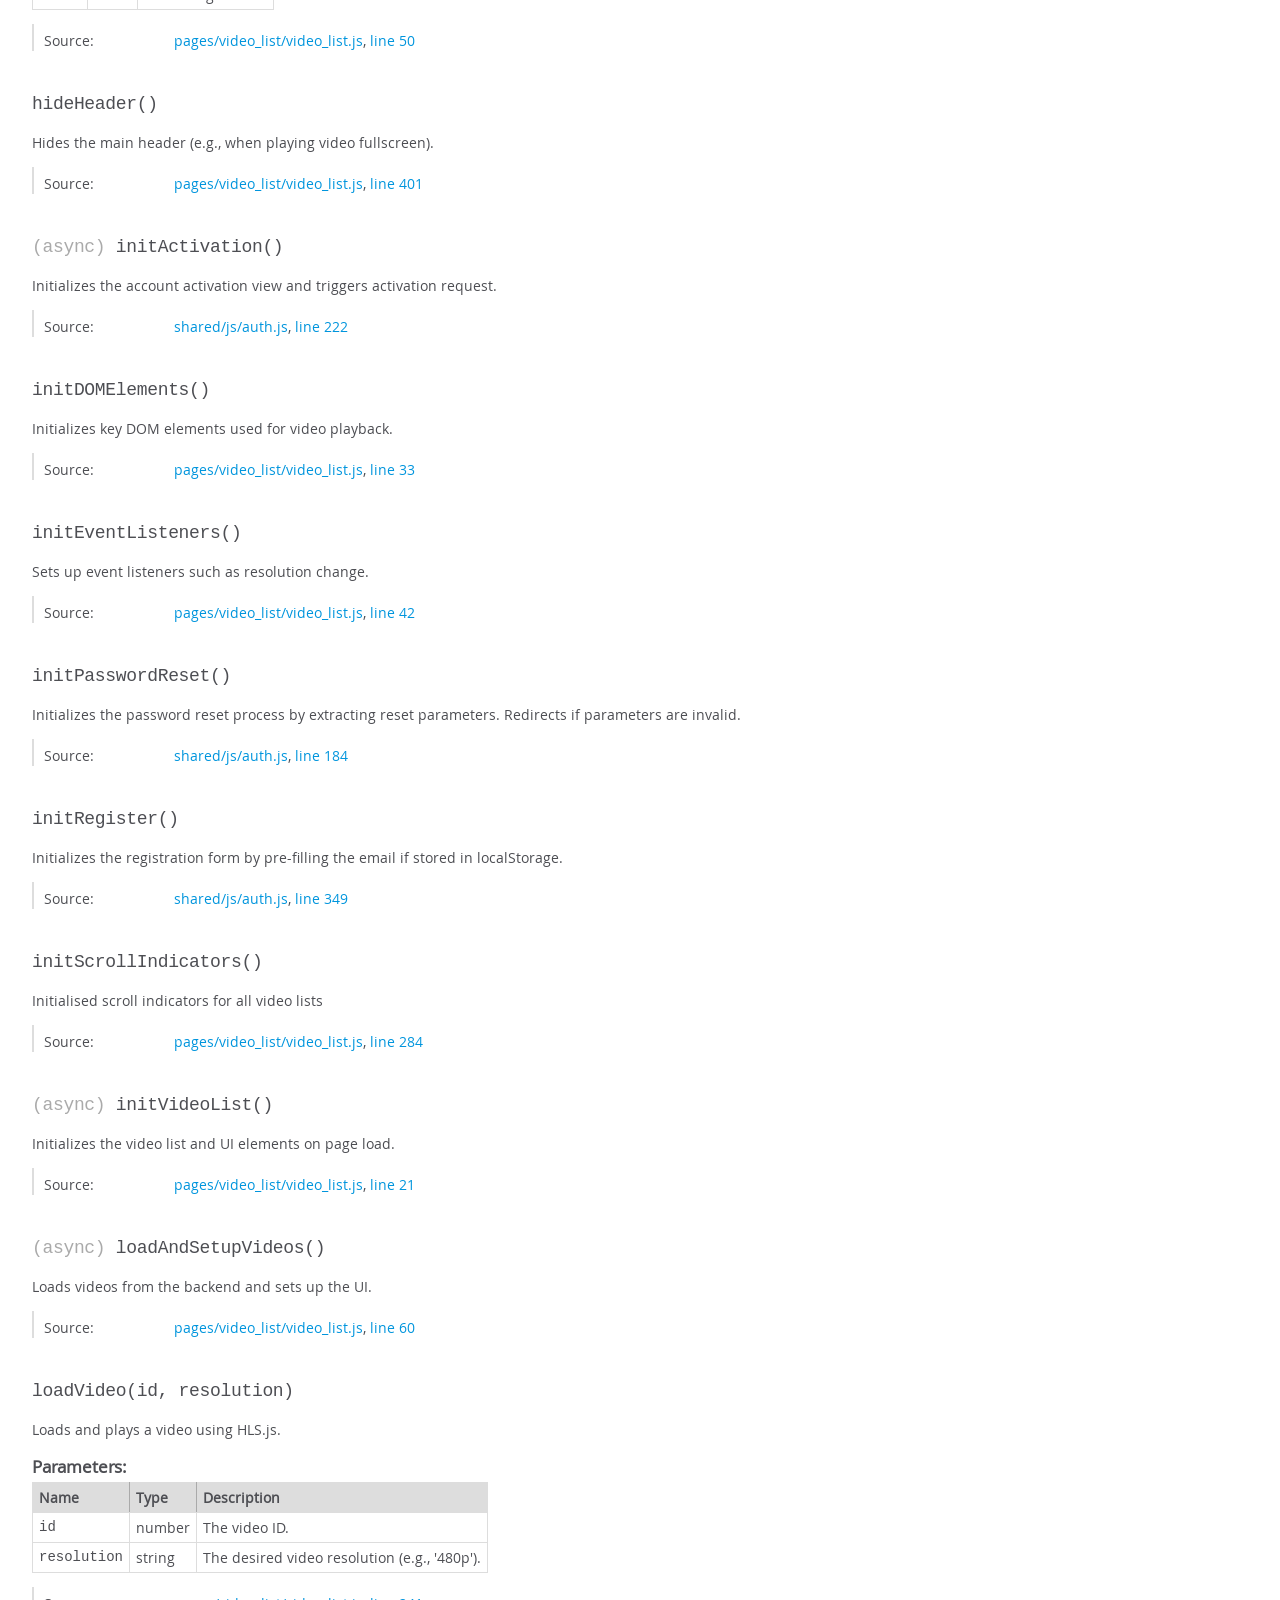
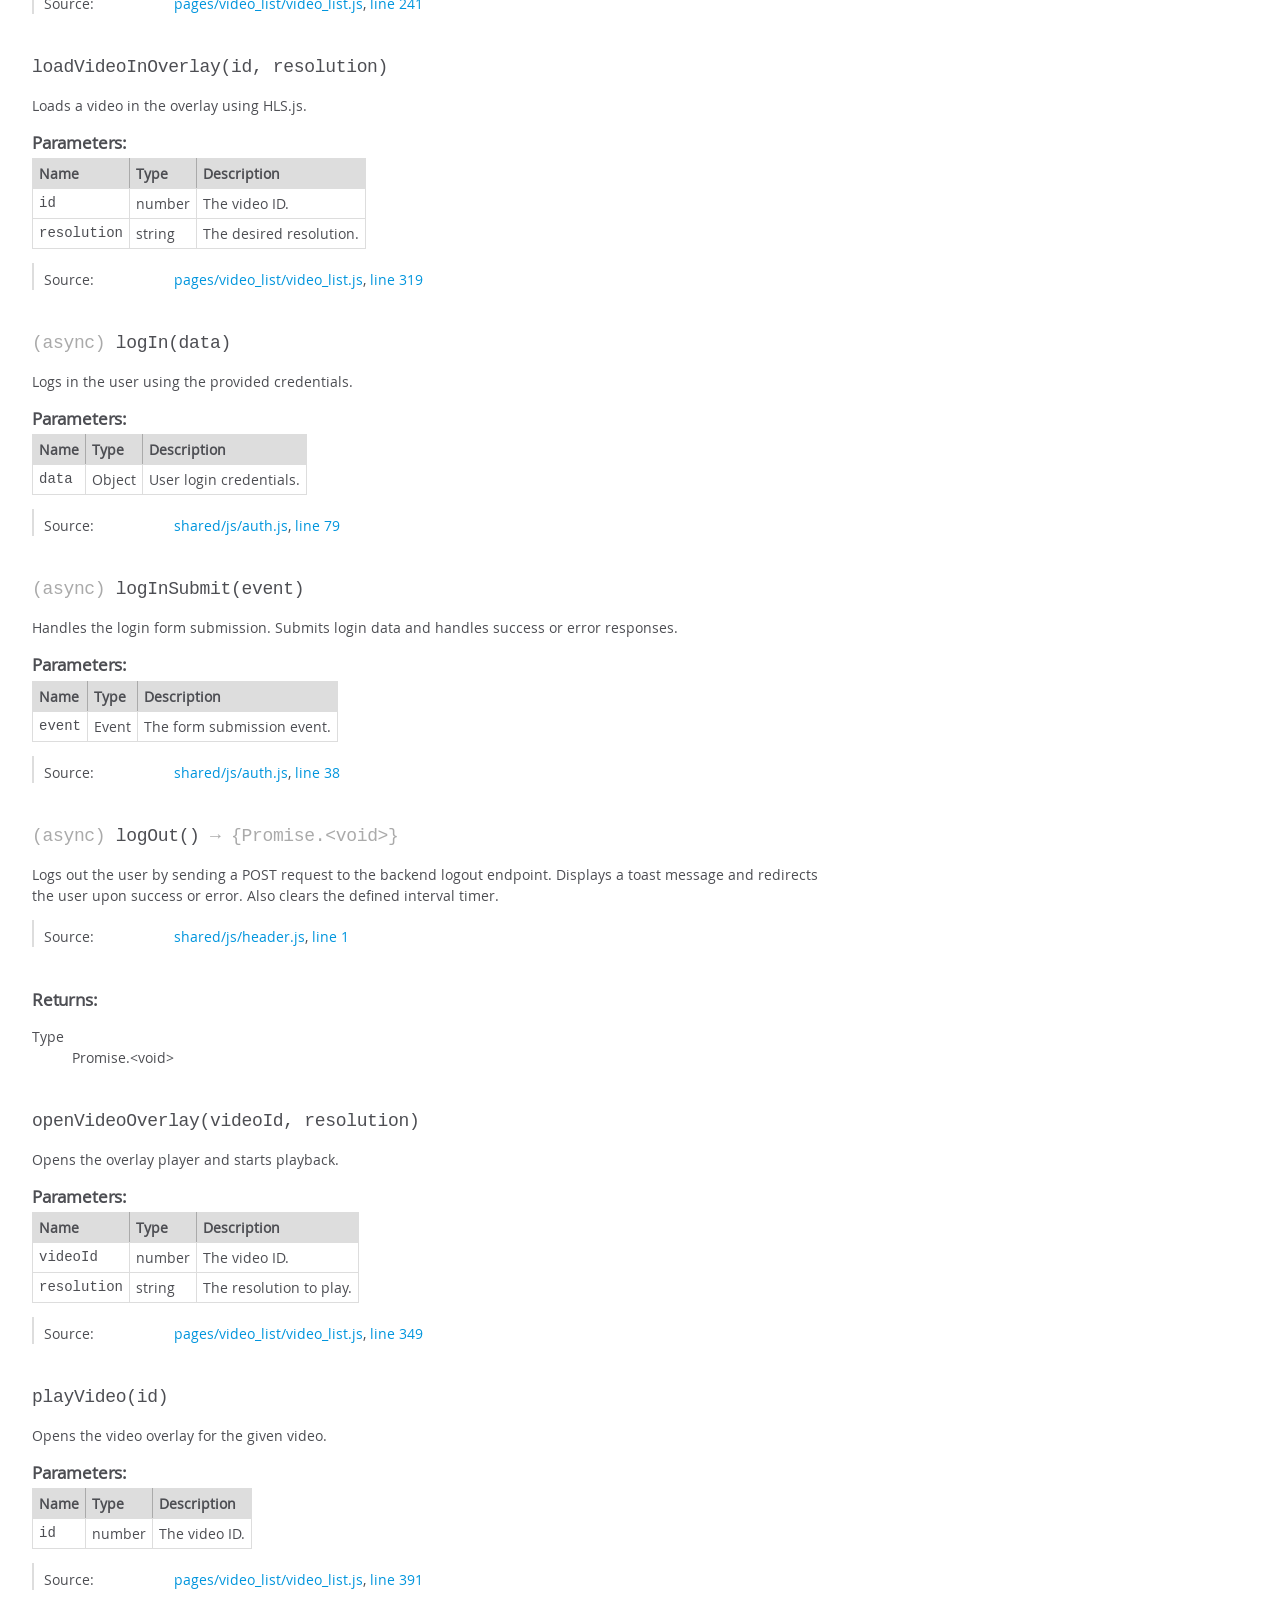
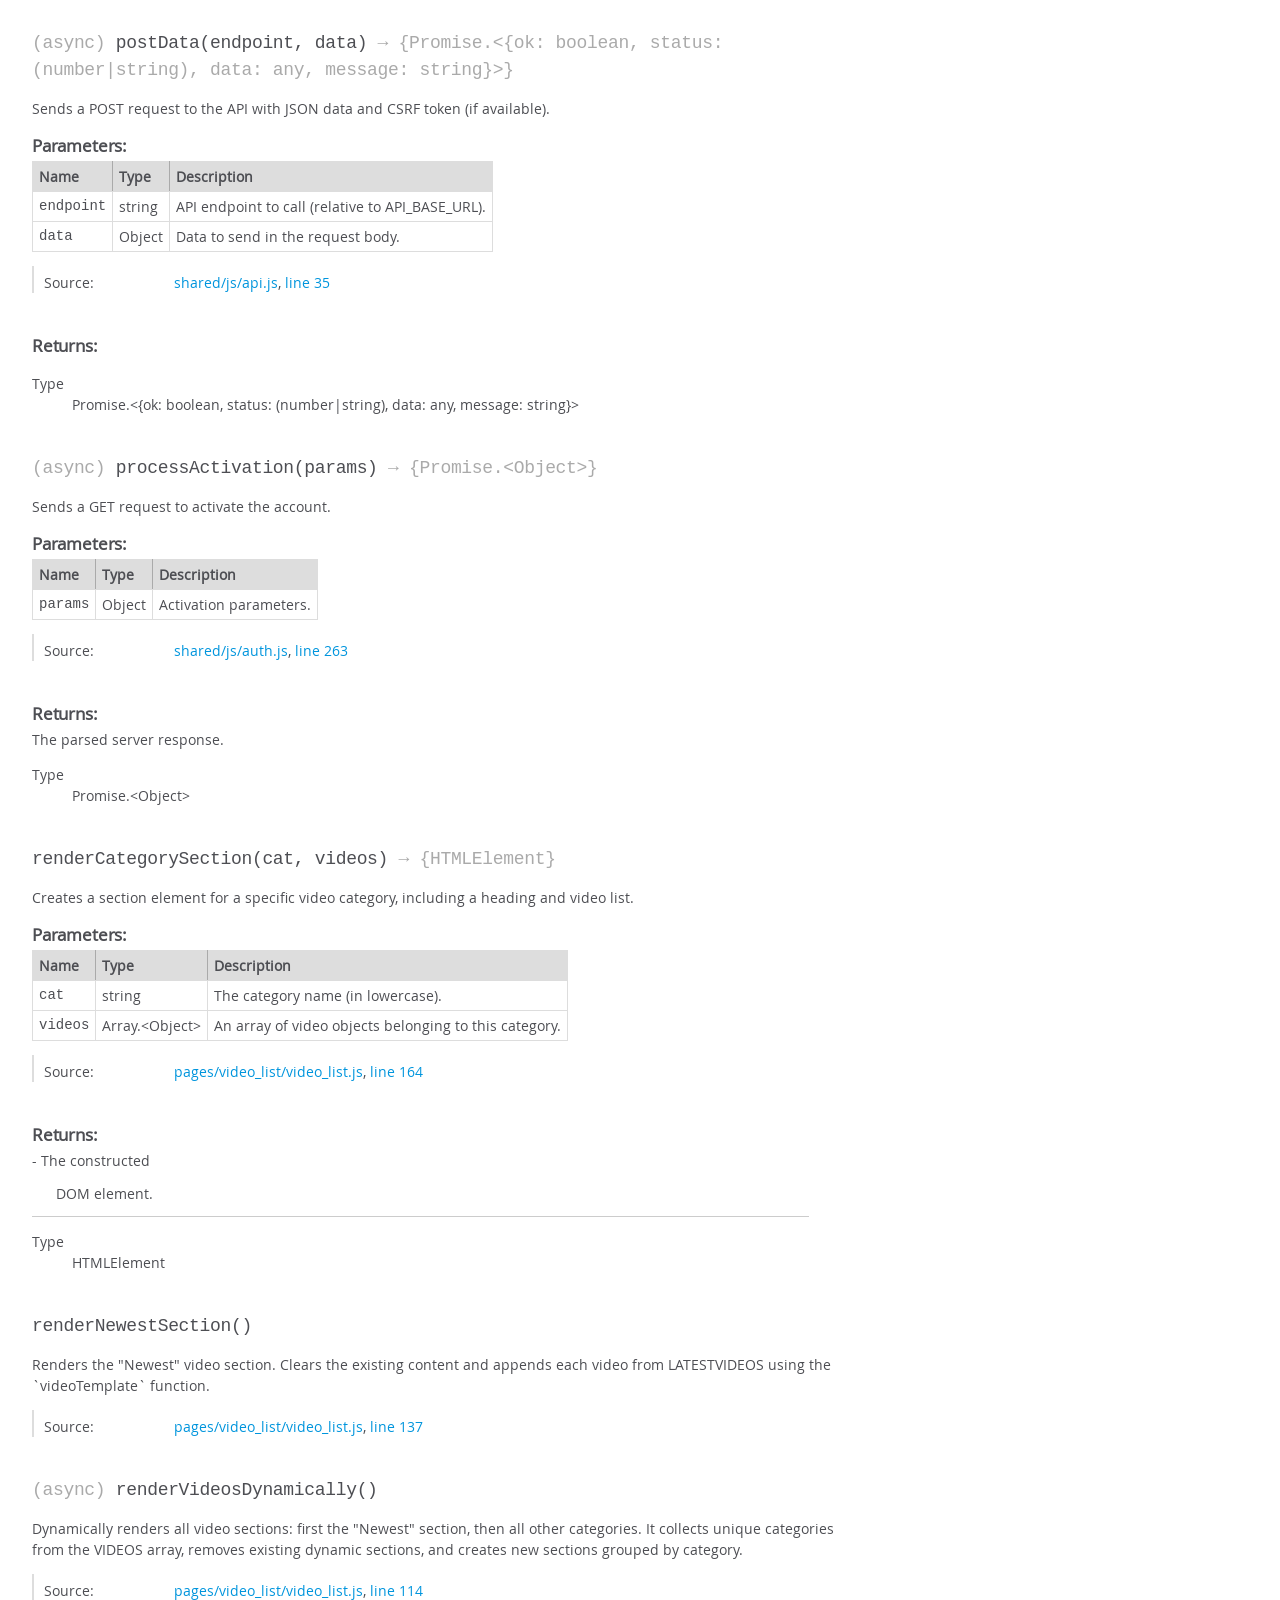
<file: docs/jsdoc/global.html>
<!DOCTYPE html>
<html lang="en">
<head>
    <meta charset="utf-8">
    <title>JSDoc: Global</title>

    <script src="scripts/prettify/prettify.js"> </script>
    <script src="scripts/prettify/lang-css.js"> </script>
    <!--[if lt IE 9]>
      <script src="//html5shiv.googlecode.com/svn/trunk/html5.js"></script>
    <![endif]-->
    <link type="text/css" rel="stylesheet" href="styles/prettify-tomorrow.css">
    <link type="text/css" rel="stylesheet" href="styles/jsdoc-default.css">
</head>

<body>

<div id="main">

    <h1 class="page-title">Global</h1>

    




<section>

<header>
    
        <h2></h2>
        
    
</header>

<article>
    <div class="container-overview">
    
        

        


<dl class="details">

    

    

    

    

    

    

    

    

    

    

    

    

    

    

    

    
</dl>


        
    
    </div>

    

    

    

    

    

    

    
        <h3 class="subsection-title">Members</h3>

        
            
<h4 class="name" id="ACTIVATION_CONFIG"><span class="type-signature">(constant) </span>ACTIVATION_CONFIG<span class="type-signature"> :Object</span></h4>




<div class="description">
    Configuration for the activation flow.
Contains redirect delays and the login URL after activation.
</div>



    <h5>Type:</h5>
    <ul>
        <li>
            
<span class="param-type">Object</span>


        </li>
    </ul>





    <h5 class="subsection-title">Properties:</h5>

    

<table class="props">
    <thead>
    <tr>
        
        <th>Name</th>
        

        <th>Type</th>

        

        

        <th class="last">Description</th>
    </tr>
    </thead>

    <tbody>
    

        <tr>
            
                <td class="name"><code>successDelay</code></td>
            

            <td class="type">
            
                
<span class="param-type">number</span>


            
            </td>

            

            

            <td class="description last">Delay before redirecting after successful activation (in ms).</td>
        </tr>

    

        <tr>
            
                <td class="name"><code>errorDelay</code></td>
            

            <td class="type">
            
                
<span class="param-type">number</span>


            
            </td>

            

            

            <td class="description last">Delay before redirecting after failed activation (in ms).</td>
        </tr>

    

        <tr>
            
                <td class="name"><code>loginUrl</code></td>
            

            <td class="type">
            
                
<span class="param-type">string</span>


            
            </td>

            

            

            <td class="description last">Path to the login page.</td>
        </tr>

    
    </tbody>
</table>




<dl class="details">

    

    

    

    

    

    

    

    

    

    

    

    

    
    <dt class="tag-source">Source:</dt>
    <dd class="tag-source"><ul class="dummy"><li>
        <a href="shared_js_config.js.html">shared/js/config.js</a>, <a href="shared_js_config.js.html#line43">line 43</a>
    </li></ul></dd>
    

    

    

    
</dl>






        
            
<h4 class="name" id="ACTIVATION_MESSAGES"><span class="type-signature">(constant) </span>ACTIVATION_MESSAGES<span class="type-signature"> :Object</span></h4>




<div class="description">
    Predefined messages for different activation states (e.g., loading, success, error).
</div>



    <h5>Type:</h5>
    <ul>
        <li>
            
<span class="param-type">Object</span>


        </li>
    </ul>





<dl class="details">

    

    

    

    

    

    

    

    

    

    

    

    

    
    <dt class="tag-source">Source:</dt>
    <dd class="tag-source"><ul class="dummy"><li>
        <a href="shared_js_variables.js.html">shared/js/variables.js</a>, <a href="shared_js_variables.js.html#line86">line 86</a>
    </li></ul></dd>
    

    

    

    
</dl>






        
            
<h4 class="name" id="API_BASE_URL"><span class="type-signature">(constant) </span>API_BASE_URL<span class="type-signature"> :string</span></h4>




<div class="description">
    The base URL for all API requests.
Typically points to your backend server's API root.
</div>



    <h5>Type:</h5>
    <ul>
        <li>
            
<span class="param-type">string</span>


        </li>
    </ul>





<dl class="details">

    

    

    

    

    

    

    

    

    

    

    

    

    
    <dt class="tag-source">Source:</dt>
    <dd class="tag-source"><ul class="dummy"><li>
        <a href="shared_js_config.js.html">shared/js/config.js</a>, <a href="shared_js_config.js.html#line6">line 6</a>
    </li></ul></dd>
    

    

    

    
</dl>






        
            
<h4 class="name" id="FORGET_PASSWORD_URL"><span class="type-signature">(constant) </span>FORGET_PASSWORD_URL<span class="type-signature"> :string</span></h4>




<div class="description">
    Relative path for the "forgot password" endpoint.
Sends a password reset email to the user.
</div>



    <h5>Type:</h5>
    <ul>
        <li>
            
<span class="param-type">string</span>


        </li>
    </ul>





<dl class="details">

    

    

    

    

    

    

    

    

    

    

    

    

    
    <dt class="tag-source">Source:</dt>
    <dd class="tag-source"><ul class="dummy"><li>
        <a href="shared_js_config.js.html">shared/js/config.js</a>, <a href="shared_js_config.js.html#line27">line 27</a>
    </li></ul></dd>
    

    

    

    
</dl>






        
            
<h4 class="name" id="LASTREFRESH"><span class="type-signature"></span>LASTREFRESH<span class="type-signature"> :any</span></h4>




<div class="description">
    Timestamp or indicator of the last data refresh.
</div>



    <h5>Type:</h5>
    <ul>
        <li>
            
<span class="param-type">any</span>


        </li>
    </ul>





<dl class="details">

    

    

    

    

    

    

    

    

    

    

    

    

    
    <dt class="tag-source">Source:</dt>
    <dd class="tag-source"><ul class="dummy"><li>
        <a href="shared_js_variables.js.html">shared/js/variables.js</a>, <a href="shared_js_variables.js.html#line32">line 32</a>
    </li></ul></dd>
    

    

    

    
</dl>






        
            
<h4 class="name" id="LATESTVIDEOS"><span class="type-signature"></span>LATESTVIDEOS<span class="type-signature"> :Array.&lt;any></span></h4>




<div class="description">
    Stores the latest videos fetched or displayed.
</div>



    <h5>Type:</h5>
    <ul>
        <li>
            
<span class="param-type">Array.&lt;any></span>


        </li>
    </ul>





<dl class="details">

    

    

    

    

    

    

    

    

    

    

    

    

    
    <dt class="tag-source">Source:</dt>
    <dd class="tag-source"><ul class="dummy"><li>
        <a href="shared_js_variables.js.html">shared/js/variables.js</a>, <a href="shared_js_variables.js.html#line25">line 25</a>
    </li></ul></dd>
    

    

    

    
</dl>






        
            
<h4 class="name" id="LOGIN_URL"><span class="type-signature">(constant) </span>LOGIN_URL<span class="type-signature"> :string</span></h4>




<div class="description">
    Relative path for the login endpoint.
Used to authenticate users.
</div>



    <h5>Type:</h5>
    <ul>
        <li>
            
<span class="param-type">string</span>


        </li>
    </ul>





<dl class="details">

    

    

    

    

    

    

    

    

    

    

    

    

    
    <dt class="tag-source">Source:</dt>
    <dd class="tag-source"><ul class="dummy"><li>
        <a href="shared_js_config.js.html">shared/js/config.js</a>, <a href="shared_js_config.js.html#line13">line 13</a>
    </li></ul></dd>
    

    

    

    
</dl>






        
            
<h4 class="name" id="REFRESH_URL"><span class="type-signature">(constant) </span>REFRESH_URL<span class="type-signature"> :string</span></h4>




<div class="description">
    Relative path for refreshing JWT tokens.
</div>



    <h5>Type:</h5>
    <ul>
        <li>
            
<span class="param-type">string</span>


        </li>
    </ul>





<dl class="details">

    

    

    

    

    

    

    

    

    

    

    

    

    
    <dt class="tag-source">Source:</dt>
    <dd class="tag-source"><ul class="dummy"><li>
        <a href="shared_js_config.js.html">shared/js/config.js</a>, <a href="shared_js_config.js.html#line33">line 33</a>
    </li></ul></dd>
    

    

    

    
</dl>






        
            
<h4 class="name" id="REGISTER_URL"><span class="type-signature">(constant) </span>REGISTER_URL<span class="type-signature"> :string</span></h4>




<div class="description">
    Relative path for the registration endpoint.
Used to create new user accounts.
</div>



    <h5>Type:</h5>
    <ul>
        <li>
            
<span class="param-type">string</span>


        </li>
    </ul>





<dl class="details">

    

    

    

    

    

    

    

    

    

    

    

    

    
    <dt class="tag-source">Source:</dt>
    <dd class="tag-source"><ul class="dummy"><li>
        <a href="shared_js_config.js.html">shared/js/config.js</a>, <a href="shared_js_config.js.html#line20">line 20</a>
    </li></ul></dd>
    

    

    

    
</dl>






        
            
<h4 class="name" id="STARTINTERVALL"><span class="type-signature"></span>STARTINTERVALL<span class="type-signature"> :number|undefined</span></h4>




<div class="description">
    Stores the interval ID returned by setInterval,
used to clear the interval later with clearInterval().
</div>



    <h5>Type:</h5>
    <ul>
        <li>
            
<span class="param-type">number</span>
|

<span class="param-type">undefined</span>


        </li>
    </ul>





<dl class="details">

    

    

    

    

    

    

    

    

    

    

    

    

    
    <dt class="tag-source">Source:</dt>
    <dd class="tag-source"><ul class="dummy"><li>
        <a href="shared_js_variables.js.html">shared/js/variables.js</a>, <a href="shared_js_variables.js.html#line40">line 40</a>
    </li></ul></dd>
    

    

    

    
</dl>






        
            
<h4 class="name" id="TOAST_DURATION"><span class="type-signature">(constant) </span>TOAST_DURATION<span class="type-signature"> :number</span></h4>




<div class="description">
    Default duration for toast messages (in milliseconds).
</div>



    <h5>Type:</h5>
    <ul>
        <li>
            
<span class="param-type">number</span>


        </li>
    </ul>





<dl class="details">

    

    

    

    

    

    

    

    

    

    

    

    

    
    <dt class="tag-source">Source:</dt>
    <dd class="tag-source"><ul class="dummy"><li>
        <a href="shared_js_config.js.html">shared/js/config.js</a>, <a href="shared_js_config.js.html#line53">line 53</a>
    </li></ul></dd>
    

    

    

    
</dl>






        
            
<h4 class="name" id="VIDEOS"><span class="type-signature"></span>VIDEOS<span class="type-signature"> :any</span></h4>




<div class="description">
    Holds a list of video metadata or objects (fetched or cached).
Content structure is assumed to be dynamic or fetched later.
</div>



    <h5>Type:</h5>
    <ul>
        <li>
            
<span class="param-type">any</span>


        </li>
    </ul>





<dl class="details">

    

    

    

    

    

    

    

    

    

    

    

    

    
    <dt class="tag-source">Source:</dt>
    <dd class="tag-source"><ul class="dummy"><li>
        <a href="shared_js_variables.js.html">shared/js/variables.js</a>, <a href="shared_js_variables.js.html#line18">line 18</a>
    </li></ul></dd>
    

    

    

    
</dl>






        
            
<h4 class="name" id="currentResolution"><span class="type-signature"></span>currentResolution<span class="type-signature"> :string</span></h4>




<div class="description">
    Current video resolution selected by the user (default is '480p').
</div>



    <h5>Type:</h5>
    <ul>
        <li>
            
<span class="param-type">string</span>


        </li>
    </ul>





<dl class="details">

    

    

    

    

    

    

    

    

    

    

    

    

    
    <dt class="tag-source">Source:</dt>
    <dd class="tag-source"><ul class="dummy"><li>
        <a href="shared_js_variables.js.html">shared/js/variables.js</a>, <a href="shared_js_variables.js.html#line75">line 75</a>
    </li></ul></dd>
    

    

    

    
</dl>






        
            
<h4 class="name" id="currentVideo"><span class="type-signature"></span>currentVideo<span class="type-signature"> :any</span></h4>




<div class="description">
    Stores the currently selected or playing video object.
</div>



    <h5>Type:</h5>
    <ul>
        <li>
            
<span class="param-type">any</span>


        </li>
    </ul>





<dl class="details">

    

    

    

    

    

    

    

    

    

    

    

    

    
    <dt class="tag-source">Source:</dt>
    <dd class="tag-source"><ul class="dummy"><li>
        <a href="shared_js_variables.js.html">shared/js/variables.js</a>, <a href="shared_js_variables.js.html#line68">line 68</a>
    </li></ul></dd>
    

    

    

    
</dl>






        
            
<h4 class="name" id="hls"><span class="type-signature"></span>hls<span class="type-signature"> :Hls|undefined</span></h4>




<div class="description">
    Instance of the HLS.js player used for video streaming.
</div>



    <h5>Type:</h5>
    <ul>
        <li>
            
<span class="param-type">Hls</span>
|

<span class="param-type">undefined</span>


        </li>
    </ul>





<dl class="details">

    

    

    

    

    

    

    

    

    

    

    

    

    
    <dt class="tag-source">Source:</dt>
    <dd class="tag-source"><ul class="dummy"><li>
        <a href="shared_js_variables.js.html">shared/js/variables.js</a>, <a href="shared_js_variables.js.html#line47">line 47</a>
    </li></ul></dd>
    

    

    

    
</dl>






        
            
<h4 class="name" id="overlayVideoContainer"><span class="type-signature"></span>overlayVideoContainer<span class="type-signature"> :HTMLElement|null</span></h4>




<div class="description">
    Reference to the HTML overlay container for the video (e.g., modals or previews).
</div>



    <h5>Type:</h5>
    <ul>
        <li>
            
<span class="param-type">HTMLElement</span>
|

<span class="param-type">null</span>


        </li>
    </ul>





<dl class="details">

    

    

    

    

    

    

    

    

    

    

    

    

    
    <dt class="tag-source">Source:</dt>
    <dd class="tag-source"><ul class="dummy"><li>
        <a href="shared_js_variables.js.html">shared/js/variables.js</a>, <a href="shared_js_variables.js.html#line61">line 61</a>
    </li></ul></dd>
    

    

    

    
</dl>






        
            
<h4 class="name" id="signUpValues"><span class="type-signature"></span>signUpValues<span class="type-signature"> :Object</span></h4>




<div class="description">
    Stores user input values during the sign-up process.
</div>



    <h5>Type:</h5>
    <ul>
        <li>
            
<span class="param-type">Object</span>


        </li>
    </ul>





<dl class="details">

    

    

    

    

    

    

    

    

    

    

    

    

    
    <dt class="tag-source">Source:</dt>
    <dd class="tag-source"><ul class="dummy"><li>
        <a href="shared_js_variables.js.html">shared/js/variables.js</a>, <a href="shared_js_variables.js.html#line6">line 6</a>
    </li></ul></dd>
    

    

    

    
</dl>






        
            
<h4 class="name" id="videoContainer"><span class="type-signature"></span>videoContainer<span class="type-signature"> :HTMLElement|null</span></h4>




<div class="description">
    Reference to the HTML container element for the video player.
</div>



    <h5>Type:</h5>
    <ul>
        <li>
            
<span class="param-type">HTMLElement</span>
|

<span class="param-type">null</span>


        </li>
    </ul>





<dl class="details">

    

    

    

    

    

    

    

    

    

    

    

    

    
    <dt class="tag-source">Source:</dt>
    <dd class="tag-source"><ul class="dummy"><li>
        <a href="shared_js_variables.js.html">shared/js/variables.js</a>, <a href="shared_js_variables.js.html#line54">line 54</a>
    </li></ul></dd>
    

    

    

    
</dl>






        
    

    
        <h3 class="subsection-title">Methods</h3>

        
            

    

    
    <h4 class="name" id="URL_TO_INDEX_M3U8"><span class="type-signature"></span>URL_TO_INDEX_M3U8<span class="signature">(id, resolution)</span><span class="type-signature"> &rarr; {string}</span></h4>
    

    



<div class="description">
    Generates the URL path to the HLS master playlist (index.m3u8) for a given video.
</div>









    <h5>Parameters:</h5>
    

<table class="params">
    <thead>
    <tr>
        
        <th>Name</th>
        

        <th>Type</th>

        

        

        <th class="last">Description</th>
    </tr>
    </thead>

    <tbody>
    

        <tr>
            
                <td class="name"><code>id</code></td>
            

            <td class="type">
            
                
<span class="param-type">number</span>
|

<span class="param-type">string</span>


            
            </td>

            

            

            <td class="description last">The unique identifier of the video/movie.
                            Used to locate the correct video folder on the server.</td>
        </tr>

    

        <tr>
            
                <td class="name"><code>resolution</code></td>
            

            <td class="type">
            
                
<span class="param-type">string</span>


            
            </td>

            

            

            <td class="description last">The desired video resolution (e.g., '480p', '720p', '1080p').
                             Used to select the corresponding quality folder.</td>
        </tr>

    
    </tbody>
</table>






<dl class="details">

    

    

    

    

    

    

    

    

    

    

    

    

    
    <dt class="tag-source">Source:</dt>
    <dd class="tag-source"><ul class="dummy"><li>
        <a href="shared_js_config.js.html">shared/js/config.js</a>, <a href="shared_js_config.js.html#line68">line 68</a>
    </li></ul></dd>
    

    

    

    
</dl>















<h5>Returns:</h5>

        
<div class="param-desc">
    The URL path to the HLS playlist file for the specified video and resolution.
</div>



<dl>
    <dt>
        Type
    </dt>
    <dd>
        
<span class="param-type">string</span>


    </dd>
</dl>

    




    <h5>Example</h5>
    
    <pre class="prettyprint"><code>const url = URL_TO_INDEX_M3U8(5, '720p');
// url is 'video/5/720p/index.m3u8'</code></pre>



        
            

    

    
    <h4 class="name" id="activateAccount"><span class="type-signature">(async) </span>activateAccount<span class="signature">()</span><span class="type-signature"></span></h4>
    

    



<div class="description">
    Sends the activation request using URL parameters (uid, token).
</div>













<dl class="details">

    

    

    

    

    

    

    

    

    

    

    

    

    
    <dt class="tag-source">Source:</dt>
    <dd class="tag-source"><ul class="dummy"><li>
        <a href="shared_js_auth.js.html">shared/js/auth.js</a>, <a href="shared_js_auth.js.html#line230">line 230</a>
    </li></ul></dd>
    

    

    

    
</dl>




















        
            

    

    
    <h4 class="name" id="buildActivationHTML"><span class="type-signature"></span>buildActivationHTML<span class="signature">(content, status)</span><span class="type-signature"> &rarr; {string}</span></h4>
    

    



<div class="description">
    Builds the HTML string for the activation content section.
</div>









    <h5>Parameters:</h5>
    

<table class="params">
    <thead>
    <tr>
        
        <th>Name</th>
        

        <th>Type</th>

        

        

        <th class="last">Description</th>
    </tr>
    </thead>

    <tbody>
    

        <tr>
            
                <td class="name"><code>content</code></td>
            

            <td class="type">
            
                
<span class="param-type">Object</span>


            
            </td>

            

            

            <td class="description last">Activation content data.</td>
        </tr>

    

        <tr>
            
                <td class="name"><code>status</code></td>
            

            <td class="type">
            
                
<span class="param-type">"processing"</span>
|

<span class="param-type">"success"</span>
|

<span class="param-type">"error"</span>


            
            </td>

            

            

            <td class="description last">Activation status.</td>
        </tr>

    
    </tbody>
</table>






<dl class="details">

    

    

    

    

    

    

    

    

    

    

    

    

    
    <dt class="tag-source">Source:</dt>
    <dd class="tag-source"><ul class="dummy"><li>
        <a href="shared_js_auth.js.html">shared/js/auth.js</a>, <a href="shared_js_auth.js.html#line331">line 331</a>
    </li></ul></dd>
    

    

    

    
</dl>















<h5>Returns:</h5>

        
<div class="param-desc">
    HTML string to inject.
</div>



<dl>
    <dt>
        Type
    </dt>
    <dd>
        
<span class="param-type">string</span>


    </dd>
</dl>

    





        
            

    

    
    <h4 class="name" id="clearDynamicSections"><span class="type-signature"></span>clearDynamicSections<span class="signature">(container)</span><span class="type-signature"></span></h4>
    

    



<div class="description">
    Removes all dynamically generated category sections from the given container.
</div>









    <h5>Parameters:</h5>
    

<table class="params">
    <thead>
    <tr>
        
        <th>Name</th>
        

        <th>Type</th>

        

        

        <th class="last">Description</th>
    </tr>
    </thead>

    <tbody>
    

        <tr>
            
                <td class="name"><code>container</code></td>
            

            <td class="type">
            
                
<span class="param-type">HTMLElement</span>


            
            </td>

            

            

            <td class="description last">The parent element containing video sections.</td>
        </tr>

    
    </tbody>
</table>






<dl class="details">

    

    

    

    

    

    

    

    

    

    

    

    

    
    <dt class="tag-source">Source:</dt>
    <dd class="tag-source"><ul class="dummy"><li>
        <a href="pages_video_list_video_list.js.html">pages/video_list/video_list.js</a>, <a href="pages_video_list_video_list.js.html#line151">line 151</a>
    </li></ul></dd>
    

    

    

    
</dl>




















        
            

    

    
    <h4 class="name" id="closeVideoOverlay"><span class="type-signature"></span>closeVideoOverlay<span class="signature">()</span><span class="type-signature"></span></h4>
    

    



<div class="description">
    Closes the overlay video player and resets the UI.
</div>













<dl class="details">

    

    

    

    

    

    

    

    

    

    

    

    

    
    <dt class="tag-source">Source:</dt>
    <dd class="tag-source"><ul class="dummy"><li>
        <a href="pages_video_list_video_list.js.html">pages/video_list/video_list.js</a>, <a href="pages_video_list_video_list.js.html#line368">line 368</a>
    </li></ul></dd>
    

    

    

    
</dl>




















        
            

    

    
    <h4 class="name" id="confirmPasswordSubmit"><span class="type-signature">(async) </span>confirmPasswordSubmit<span class="signature">(event)</span><span class="type-signature"></span></h4>
    

    



<div class="description">
    Handles submission of the confirm password form.
Validates and sends new password to the server.
</div>









    <h5>Parameters:</h5>
    

<table class="params">
    <thead>
    <tr>
        
        <th>Name</th>
        

        <th>Type</th>

        

        

        <th class="last">Description</th>
    </tr>
    </thead>

    <tbody>
    

        <tr>
            
                <td class="name"><code>event</code></td>
            

            <td class="type">
            
                
<span class="param-type">Event</span>


            
            </td>

            

            

            <td class="description last">The form submission event.</td>
        </tr>

    
    </tbody>
</table>






<dl class="details">

    

    

    

    

    

    

    

    

    

    

    

    

    
    <dt class="tag-source">Source:</dt>
    <dd class="tag-source"><ul class="dummy"><li>
        <a href="shared_js_auth.js.html">shared/js/auth.js</a>, <a href="shared_js_auth.js.html#line199">line 199</a>
    </li></ul></dd>
    

    

    

    
</dl>




















        
            

    

    
    <h4 class="name" id="doRefresh"><span class="type-signature">(async) </span>doRefresh<span class="signature">()</span><span class="type-signature"></span></h4>
    

    



<div class="description">
    Calls the backend to refresh the JWT token.
</div>













<dl class="details">

    

    

    

    

    

    

    

    

    

    

    

    

    
    <dt class="tag-source">Source:</dt>
    <dd class="tag-source"><ul class="dummy"><li>
        <a href="pages_video_list_video_list.js.html">pages/video_list/video_list.js</a>, <a href="pages_video_list_video_list.js.html#line228">line 228</a>
    </li></ul></dd>
    

    

    

    
</dl>




















        
            

    

    
    <h4 class="name" id="extractActivationParams"><span class="type-signature"></span>extractActivationParams<span class="signature">()</span><span class="type-signature"> &rarr; {Object|null}</span></h4>
    

    



<div class="description">
    Extracts activation parameters (uid and token) from URL.
Calls error handler if missing.
</div>













<dl class="details">

    

    

    

    

    

    

    

    

    

    

    

    

    
    <dt class="tag-source">Source:</dt>
    <dd class="tag-source"><ul class="dummy"><li>
        <a href="shared_js_auth.js.html">shared/js/auth.js</a>, <a href="shared_js_auth.js.html#line248">line 248</a>
    </li></ul></dd>
    

    

    

    
</dl>















<h5>Returns:</h5>

        


<dl>
    <dt>
        Type
    </dt>
    <dd>
        
<span class="param-type">Object</span>
|

<span class="param-type">null</span>


    </dd>
</dl>

    





        
            

    

    
    <h4 class="name" id="extractErrorMessages"><span class="type-signature"></span>extractErrorMessages<span class="signature">(errorObject)</span><span class="type-signature"> &rarr; {Array.&lt;string>}</span></h4>
    

    



<div class="description">
    Recursively extracts all error messages from a nested error object.
</div>









    <h5>Parameters:</h5>
    

<table class="params">
    <thead>
    <tr>
        
        <th>Name</th>
        

        <th>Type</th>

        

        

        <th class="last">Description</th>
    </tr>
    </thead>

    <tbody>
    

        <tr>
            
                <td class="name"><code>errorObject</code></td>
            

            <td class="type">
            
                
<span class="param-type">Object</span>


            
            </td>

            

            

            <td class="description last">The error object returned from a server or validation.</td>
        </tr>

    
    </tbody>
</table>






<dl class="details">

    

    

    

    

    

    

    

    

    

    

    

    

    
    <dt class="tag-source">Source:</dt>
    <dd class="tag-source"><ul class="dummy"><li>
        <a href="shared_js_ui_helper.js.html">shared/js/ui_helper.js</a>, <a href="shared_js_ui_helper.js.html#line33">line 33</a>
    </li></ul></dd>
    

    

    

    
</dl>















<h5>Returns:</h5>

        
<div class="param-desc">
    - A flat array of error messages.
</div>



<dl>
    <dt>
        Type
    </dt>
    <dd>
        
<span class="param-type">Array.&lt;string></span>


    </dd>
</dl>

    





        
            

    

    
    <h4 class="name" id="extractParams"><span class="type-signature"></span>extractParams<span class="signature">()</span><span class="type-signature"> &rarr; {Object|null}</span></h4>
    

    



<div class="description">
    Extracts `uid` and `token` parameters from the current page URL.
</div>













<dl class="details">

    

    

    

    

    

    

    

    

    

    

    

    

    
    <dt class="tag-source">Source:</dt>
    <dd class="tag-source"><ul class="dummy"><li>
        <a href="shared_js_ui_helper.js.html">shared/js/ui_helper.js</a>, <a href="shared_js_ui_helper.js.html#line110">line 110</a>
    </li></ul></dd>
    

    

    

    
</dl>















<h5>Returns:</h5>

        
<div class="param-desc">
    - The extracted parameters or null if missing.
</div>



<dl>
    <dt>
        Type
    </dt>
    <dd>
        
<span class="param-type">Object</span>
|

<span class="param-type">null</span>


    </dd>
</dl>

    





        
            

    

    
    <h4 class="name" id="forgetEmail"><span class="type-signature">(async) </span>forgetEmail<span class="signature">(data)</span><span class="type-signature"></span></h4>
    

    



<div class="description">
    Sends a password reset request with the given data.
</div>









    <h5>Parameters:</h5>
    

<table class="params">
    <thead>
    <tr>
        
        <th>Name</th>
        

        <th>Type</th>

        

        

        <th class="last">Description</th>
    </tr>
    </thead>

    <tbody>
    

        <tr>
            
                <td class="name"><code>data</code></td>
            

            <td class="type">
            
                
<span class="param-type">Object</span>


            
            </td>

            

            

            <td class="description last">The email or credentials for password reset.</td>
        </tr>

    
    </tbody>
</table>






<dl class="details">

    

    

    

    

    

    

    

    

    

    

    

    

    
    <dt class="tag-source">Source:</dt>
    <dd class="tag-source"><ul class="dummy"><li>
        <a href="shared_js_auth.js.html">shared/js/auth.js</a>, <a href="shared_js_auth.js.html#line63">line 63</a>
    </li></ul></dd>
    

    

    

    
</dl>




















        
            

    

    
    <h4 class="name" id="forgotEmailSubmit"><span class="type-signature">(async) </span>forgotEmailSubmit<span class="signature">(event)</span><span class="type-signature"></span></h4>
    

    



<div class="description">
    Handles the "forgot password" form submission.
Sends reset email request.
</div>









    <h5>Parameters:</h5>
    

<table class="params">
    <thead>
    <tr>
        
        <th>Name</th>
        

        <th>Type</th>

        

        

        <th class="last">Description</th>
    </tr>
    </thead>

    <tbody>
    

        <tr>
            
                <td class="name"><code>event</code></td>
            

            <td class="type">
            
                
<span class="param-type">Event</span>


            
            </td>

            

            

            <td class="description last">The form submission event.</td>
        </tr>

    
    </tbody>
</table>






<dl class="details">

    

    

    

    

    

    

    

    

    

    

    

    

    
    <dt class="tag-source">Source:</dt>
    <dd class="tag-source"><ul class="dummy"><li>
        <a href="shared_js_auth.js.html">shared/js/auth.js</a>, <a href="shared_js_auth.js.html#line51">line 51</a>
    </li></ul></dd>
    

    

    

    
</dl>




















        
            

    

    
    <h4 class="name" id="getActivationContent"><span class="type-signature"></span>getActivationContent<span class="signature">(status, customMessage)</span><span class="type-signature"> &rarr; {Object}</span></h4>
    

    



<div class="description">
    Returns the content object (icon, title, text) based on activation status.
</div>









    <h5>Parameters:</h5>
    

<table class="params">
    <thead>
    <tr>
        
        <th>Name</th>
        

        <th>Type</th>

        

        

        <th class="last">Description</th>
    </tr>
    </thead>

    <tbody>
    

        <tr>
            
                <td class="name"><code>status</code></td>
            

            <td class="type">
            
                
<span class="param-type">"processing"</span>
|

<span class="param-type">"success"</span>
|

<span class="param-type">"error"</span>


            
            </td>

            

            

            <td class="description last">Activation status.</td>
        </tr>

    

        <tr>
            
                <td class="name"><code>customMessage</code></td>
            

            <td class="type">
            
                
<span class="param-type">string</span>


            
            </td>

            

            

            <td class="description last">Optional override for text message.</td>
        </tr>

    
    </tbody>
</table>






<dl class="details">

    

    

    

    

    

    

    

    

    

    

    

    

    
    <dt class="tag-source">Source:</dt>
    <dd class="tag-source"><ul class="dummy"><li>
        <a href="shared_js_auth.js.html">shared/js/auth.js</a>, <a href="shared_js_auth.js.html#line316">line 316</a>
    </li></ul></dd>
    

    

    

    
</dl>















<h5>Returns:</h5>

        


<dl>
    <dt>
        Type
    </dt>
    <dd>
        
<span class="param-type">Object</span>


    </dd>
</dl>

    





        
            

    

    
    <h4 class="name" id="getData"><span class="type-signature">(async) </span>getData<span class="signature">(uid<span class="signature-attributes">opt</span>, token<span class="signature-attributes">opt</span>)</span><span class="type-signature"> &rarr; {Promise.&lt;Response>}</span></h4>
    

    



<div class="description">
    Sends a GET request to the API, optionally with activation parameters.
</div>









    <h5>Parameters:</h5>
    

<table class="params">
    <thead>
    <tr>
        
        <th>Name</th>
        

        <th>Type</th>

        
        <th>Attributes</th>
        

        

        <th class="last">Description</th>
    </tr>
    </thead>

    <tbody>
    

        <tr>
            
                <td class="name"><code>uid</code></td>
            

            <td class="type">
            
                
<span class="param-type">string</span>


            
            </td>

            
                <td class="attributes">
                
                    &lt;optional><br>
                

                

                
                </td>
            

            

            <td class="description last">User ID for account activation.</td>
        </tr>

    

        <tr>
            
                <td class="name"><code>token</code></td>
            

            <td class="type">
            
                
<span class="param-type">string</span>


            
            </td>

            
                <td class="attributes">
                
                    &lt;optional><br>
                

                

                
                </td>
            

            

            <td class="description last">Token for account activation.</td>
        </tr>

    
    </tbody>
</table>






<dl class="details">

    

    

    

    

    

    

    

    

    

    

    

    

    
    <dt class="tag-source">Source:</dt>
    <dd class="tag-source"><ul class="dummy"><li>
        <a href="shared_js_api.js.html">shared/js/api.js</a>, <a href="shared_js_api.js.html#line82">line 82</a>
    </li></ul></dd>
    

    

    

    
</dl>















<h5>Returns:</h5>

        
<div class="param-desc">
    Fetch response object.
</div>



<dl>
    <dt>
        Type
    </dt>
    <dd>
        
<span class="param-type">Promise.&lt;Response></span>


    </dd>
</dl>

    





        
            

    

    
    <h4 class="name" id="getErrorMessage"><span class="type-signature"></span>getErrorMessage<span class="signature">(error)</span><span class="type-signature"> &rarr; {string}</span></h4>
    

    



<div class="description">
    Returns a user-friendly error message based on the caught error.
</div>









    <h5>Parameters:</h5>
    

<table class="params">
    <thead>
    <tr>
        
        <th>Name</th>
        

        <th>Type</th>

        

        

        <th class="last">Description</th>
    </tr>
    </thead>

    <tbody>
    

        <tr>
            
                <td class="name"><code>error</code></td>
            

            <td class="type">
            
                
<span class="param-type">Error</span>


            
            </td>

            

            

            <td class="description last">The caught error object.</td>
        </tr>

    
    </tbody>
</table>






<dl class="details">

    

    

    

    

    

    

    

    

    

    

    

    

    
    <dt class="tag-source">Source:</dt>
    <dd class="tag-source"><ul class="dummy"><li>
        <a href="shared_js_api.js.html">shared/js/api.js</a>, <a href="shared_js_api.js.html#line7">line 7</a>
    </li></ul></dd>
    

    

    

    
</dl>















<h5>Returns:</h5>

        
<div class="param-desc">
    Human-readable error message.
</div>



<dl>
    <dt>
        Type
    </dt>
    <dd>
        
<span class="param-type">string</span>


    </dd>
</dl>

    





        
            

    

    
    <h4 class="name" id="getFormData"><span class="type-signature"></span>getFormData<span class="signature">(form)</span><span class="type-signature"> &rarr; {Object}</span></h4>
    

    



<div class="description">
    Extracts form data and returns it as a plain object.
</div>









    <h5>Parameters:</h5>
    

<table class="params">
    <thead>
    <tr>
        
        <th>Name</th>
        

        <th>Type</th>

        

        

        <th class="last">Description</th>
    </tr>
    </thead>

    <tbody>
    

        <tr>
            
                <td class="name"><code>form</code></td>
            

            <td class="type">
            
                
<span class="param-type">HTMLFormElement</span>


            
            </td>

            

            

            <td class="description last">The form element to extract data from.</td>
        </tr>

    
    </tbody>
</table>






<dl class="details">

    

    

    

    

    

    

    

    

    

    

    

    

    
    <dt class="tag-source">Source:</dt>
    <dd class="tag-source"><ul class="dummy"><li>
        <a href="shared_js_api.js.html">shared/js/api.js</a>, <a href="shared_js_api.js.html#line24">line 24</a>
    </li></ul></dd>
    

    

    

    
</dl>















<h5>Returns:</h5>

        
<div class="param-desc">
    Object containing form field values.
</div>



<dl>
    <dt>
        Type
    </dt>
    <dd>
        
<span class="param-type">Object</span>


    </dd>
</dl>

    





        
            

    

    
    <h4 class="name" id="getHeaderTemplate"><span class="type-signature"></span>getHeaderTemplate<span class="signature">()</span><span class="type-signature"> &rarr; {string}</span></h4>
    

    



<div class="description">
    Returns a dynamic HTML string for the header,
depending on the current page URL.
</div>













<dl class="details">

    

    

    

    

    

    

    

    

    

    

    

    

    
    <dt class="tag-source">Source:</dt>
    <dd class="tag-source"><ul class="dummy"><li>
        <a href="shared_js_header.js.html">shared/js/header.js</a>, <a href="shared_js_header.js.html#line53">line 53</a>
    </li></ul></dd>
    

    

    

    
</dl>















<h5>Returns:</h5>

        
<div class="param-desc">
    - The HTML string to be rendered in the header
</div>



<dl>
    <dt>
        Type
    </dt>
    <dd>
        
<span class="param-type">string</span>


    </dd>
</dl>

    





        
            

    

    
    <h4 class="name" id="getNewestVideos"><span class="type-signature">(async) </span>getNewestVideos<span class="signature">()</span><span class="type-signature"></span></h4>
    

    



<div class="description">
    Filters the most recent videos (within the last 5 days).
</div>













<dl class="details">

    

    

    

    

    

    

    

    

    

    

    

    

    
    <dt class="tag-source">Source:</dt>
    <dd class="tag-source"><ul class="dummy"><li>
        <a href="pages_video_list_video_list.js.html">pages/video_list/video_list.js</a>, <a href="pages_video_list_video_list.js.html#line87">line 87</a>
    </li></ul></dd>
    

    

    

    
</dl>




















        
            

    

    
    <h4 class="name" id="getToastHTML"><span class="type-signature"></span>getToastHTML<span class="signature">(msg, error)</span><span class="type-signature"> &rarr; {string}</span></h4>
    

    



<div class="description">
    Builds the HTML content for a toast message.
</div>









    <h5>Parameters:</h5>
    

<table class="params">
    <thead>
    <tr>
        
        <th>Name</th>
        

        <th>Type</th>

        

        

        <th class="last">Description</th>
    </tr>
    </thead>

    <tbody>
    

        <tr>
            
                <td class="name"><code>msg</code></td>
            

            <td class="type">
            
                
<span class="param-type">Array.&lt;string></span>


            
            </td>

            

            

            <td class="description last">Array of messages to display.</td>
        </tr>

    

        <tr>
            
                <td class="name"><code>error</code></td>
            

            <td class="type">
            
                
<span class="param-type">boolean</span>


            
            </td>

            

            

            <td class="description last">Indicates whether the toast is for an error or success.</td>
        </tr>

    
    </tbody>
</table>






<dl class="details">

    

    

    

    

    

    

    

    

    

    

    

    

    
    <dt class="tag-source">Source:</dt>
    <dd class="tag-source"><ul class="dummy"><li>
        <a href="shared_js_ui_helper.js.html">shared/js/ui_helper.js</a>, <a href="shared_js_ui_helper.js.html#line77">line 77</a>
    </li></ul></dd>
    

    

    

    
</dl>















<h5>Returns:</h5>

        
<div class="param-desc">
    - The HTML string for the toast content.
</div>



<dl>
    <dt>
        Type
    </dt>
    <dd>
        
<span class="param-type">string</span>


    </dd>
</dl>

    





        
            

    

    
    <h4 class="name" id="goBackURL"><span class="type-signature"></span>goBackURL<span class="signature">()</span><span class="type-signature"></span></h4>
    

    



<div class="description">
    Navigates the user back to the previous page if available.
If not, redirects to the login page.
</div>













<dl class="details">

    

    

    

    

    

    

    

    

    

    

    

    

    
    <dt class="tag-source">Source:</dt>
    <dd class="tag-source"><ul class="dummy"><li>
        <a href="shared_js_header.js.html">shared/js/header.js</a>, <a href="shared_js_header.js.html#line95">line 95</a>
    </li></ul></dd>
    

    

    

    
</dl>




















        
            

    

    
    <h4 class="name" id="goToRegister"><span class="type-signature"></span>goToRegister<span class="signature">(event)</span><span class="type-signature"></span></h4>
    

    



<div class="description">
    Redirects the user to the registration page after validating the email.
Stores the entered email in localStorage.
</div>









    <h5>Parameters:</h5>
    

<table class="params">
    <thead>
    <tr>
        
        <th>Name</th>
        

        <th>Type</th>

        

        

        <th class="last">Description</th>
    </tr>
    </thead>

    <tbody>
    

        <tr>
            
                <td class="name"><code>event</code></td>
            

            <td class="type">
            
                
<span class="param-type">Event</span>


            
            </td>

            

            

            <td class="description last">The click event from the "Register" button/link.</td>
        </tr>

    
    </tbody>
</table>






<dl class="details">

    

    

    

    

    

    

    

    

    

    

    

    

    
    <dt class="tag-source">Source:</dt>
    <dd class="tag-source"><ul class="dummy"><li>
        <a href="shared_js_api.js.html">shared/js/api.js</a>, <a href="shared_js_api.js.html#line99">line 99</a>
    </li></ul></dd>
    

    

    

    
</dl>




















        
            

    

    
    <h4 class="name" id="handleActivationError"><span class="type-signature"></span>handleActivationError<span class="signature">(error)</span><span class="type-signature"></span></h4>
    

    



<div class="description">
    Handles an activation error, including display and redirect.
</div>









    <h5>Parameters:</h5>
    

<table class="params">
    <thead>
    <tr>
        
        <th>Name</th>
        

        <th>Type</th>

        

        

        <th class="last">Description</th>
    </tr>
    </thead>

    <tbody>
    

        <tr>
            
                <td class="name"><code>error</code></td>
            

            <td class="type">
            
                
<span class="param-type">string</span>
|

<span class="param-type">Error</span>


            
            </td>

            

            

            <td class="description last">The error object or message.</td>
        </tr>

    
    </tbody>
</table>






<dl class="details">

    

    

    

    

    

    

    

    

    

    

    

    

    
    <dt class="tag-source">Source:</dt>
    <dd class="tag-source"><ul class="dummy"><li>
        <a href="shared_js_auth.js.html">shared/js/auth.js</a>, <a href="shared_js_auth.js.html#line289">line 289</a>
    </li></ul></dd>
    

    

    

    
</dl>




















        
            

    

    
    <h4 class="name" id="handleActivationSuccess"><span class="type-signature"></span>handleActivationSuccess<span class="signature">(result)</span><span class="type-signature"></span></h4>
    

    



<div class="description">
    Handles a successful account activation.
</div>









    <h5>Parameters:</h5>
    

<table class="params">
    <thead>
    <tr>
        
        <th>Name</th>
        

        <th>Type</th>

        

        

        <th class="last">Description</th>
    </tr>
    </thead>

    <tbody>
    

        <tr>
            
                <td class="name"><code>result</code></td>
            

            <td class="type">
            
                
<span class="param-type">Object</span>


            
            </td>

            

            

            <td class="description last">The success response from the server.</td>
        </tr>

    
    </tbody>
</table>






<dl class="details">

    

    

    

    

    

    

    

    

    

    

    

    

    
    <dt class="tag-source">Source:</dt>
    <dd class="tag-source"><ul class="dummy"><li>
        <a href="shared_js_auth.js.html">shared/js/auth.js</a>, <a href="shared_js_auth.js.html#line278">line 278</a>
    </li></ul></dd>
    

    

    

    
</dl>




















        
            

    

    
    <h4 class="name" id="handleResolutionChange"><span class="type-signature"></span>handleResolutionChange<span class="signature">(event)</span><span class="type-signature"></span></h4>
    

    



<div class="description">
    Handles video resolution changes from the dropdown.
</div>









    <h5>Parameters:</h5>
    

<table class="params">
    <thead>
    <tr>
        
        <th>Name</th>
        

        <th>Type</th>

        

        

        <th class="last">Description</th>
    </tr>
    </thead>

    <tbody>
    

        <tr>
            
                <td class="name"><code>event</code></td>
            

            <td class="type">
            
                
<span class="param-type">Event</span>


            
            </td>

            

            

            <td class="description last">The change event.</td>
        </tr>

    
    </tbody>
</table>






<dl class="details">

    

    

    

    

    

    

    

    

    

    

    

    

    
    <dt class="tag-source">Source:</dt>
    <dd class="tag-source"><ul class="dummy"><li>
        <a href="pages_video_list_video_list.js.html">pages/video_list/video_list.js</a>, <a href="pages_video_list_video_list.js.html#line50">line 50</a>
    </li></ul></dd>
    

    

    

    
</dl>




















        
            

    

    
    <h4 class="name" id="hideHeader"><span class="type-signature"></span>hideHeader<span class="signature">()</span><span class="type-signature"></span></h4>
    

    



<div class="description">
    Hides the main header (e.g., when playing video fullscreen).
</div>













<dl class="details">

    

    

    

    

    

    

    

    

    

    

    

    

    
    <dt class="tag-source">Source:</dt>
    <dd class="tag-source"><ul class="dummy"><li>
        <a href="pages_video_list_video_list.js.html">pages/video_list/video_list.js</a>, <a href="pages_video_list_video_list.js.html#line401">line 401</a>
    </li></ul></dd>
    

    

    

    
</dl>




















        
            

    

    
    <h4 class="name" id="initActivation"><span class="type-signature">(async) </span>initActivation<span class="signature">()</span><span class="type-signature"></span></h4>
    

    



<div class="description">
    Initializes the account activation view and triggers activation request.
</div>













<dl class="details">

    

    

    

    

    

    

    

    

    

    

    

    

    
    <dt class="tag-source">Source:</dt>
    <dd class="tag-source"><ul class="dummy"><li>
        <a href="shared_js_auth.js.html">shared/js/auth.js</a>, <a href="shared_js_auth.js.html#line222">line 222</a>
    </li></ul></dd>
    

    

    

    
</dl>




















        
            

    

    
    <h4 class="name" id="initDOMElements"><span class="type-signature"></span>initDOMElements<span class="signature">()</span><span class="type-signature"></span></h4>
    

    



<div class="description">
    Initializes key DOM elements used for video playback.
</div>













<dl class="details">

    

    

    

    

    

    

    

    

    

    

    

    

    
    <dt class="tag-source">Source:</dt>
    <dd class="tag-source"><ul class="dummy"><li>
        <a href="pages_video_list_video_list.js.html">pages/video_list/video_list.js</a>, <a href="pages_video_list_video_list.js.html#line33">line 33</a>
    </li></ul></dd>
    

    

    

    
</dl>




















        
            

    

    
    <h4 class="name" id="initEventListeners"><span class="type-signature"></span>initEventListeners<span class="signature">()</span><span class="type-signature"></span></h4>
    

    



<div class="description">
    Sets up event listeners such as resolution change.
</div>













<dl class="details">

    

    

    

    

    

    

    

    

    

    

    

    

    
    <dt class="tag-source">Source:</dt>
    <dd class="tag-source"><ul class="dummy"><li>
        <a href="pages_video_list_video_list.js.html">pages/video_list/video_list.js</a>, <a href="pages_video_list_video_list.js.html#line42">line 42</a>
    </li></ul></dd>
    

    

    

    
</dl>




















        
            

    

    
    <h4 class="name" id="initPasswordReset"><span class="type-signature"></span>initPasswordReset<span class="signature">()</span><span class="type-signature"></span></h4>
    

    



<div class="description">
    Initializes the password reset process by extracting reset parameters.
Redirects if parameters are invalid.
</div>













<dl class="details">

    

    

    

    

    

    

    

    

    

    

    

    

    
    <dt class="tag-source">Source:</dt>
    <dd class="tag-source"><ul class="dummy"><li>
        <a href="shared_js_auth.js.html">shared/js/auth.js</a>, <a href="shared_js_auth.js.html#line184">line 184</a>
    </li></ul></dd>
    

    

    

    
</dl>




















        
            

    

    
    <h4 class="name" id="initRegister"><span class="type-signature"></span>initRegister<span class="signature">()</span><span class="type-signature"></span></h4>
    

    



<div class="description">
    Initializes the registration form by pre-filling the email if stored in localStorage.
</div>













<dl class="details">

    

    

    

    

    

    

    

    

    

    

    

    

    
    <dt class="tag-source">Source:</dt>
    <dd class="tag-source"><ul class="dummy"><li>
        <a href="shared_js_auth.js.html">shared/js/auth.js</a>, <a href="shared_js_auth.js.html#line349">line 349</a>
    </li></ul></dd>
    

    

    

    
</dl>




















        
            

    

    
    <h4 class="name" id="initScrollIndicators"><span class="type-signature"></span>initScrollIndicators<span class="signature">()</span><span class="type-signature"></span></h4>
    

    



<div class="description">
    Initialised scroll indicators for all video lists
</div>













<dl class="details">

    

    

    

    

    

    

    

    

    

    

    

    

    
    <dt class="tag-source">Source:</dt>
    <dd class="tag-source"><ul class="dummy"><li>
        <a href="pages_video_list_video_list.js.html">pages/video_list/video_list.js</a>, <a href="pages_video_list_video_list.js.html#line284">line 284</a>
    </li></ul></dd>
    

    

    

    
</dl>




















        
            

    

    
    <h4 class="name" id="initVideoList"><span class="type-signature">(async) </span>initVideoList<span class="signature">()</span><span class="type-signature"></span></h4>
    

    



<div class="description">
    Initializes the video list and UI elements on page load.
</div>













<dl class="details">

    

    

    

    

    

    

    

    

    

    

    

    

    
    <dt class="tag-source">Source:</dt>
    <dd class="tag-source"><ul class="dummy"><li>
        <a href="pages_video_list_video_list.js.html">pages/video_list/video_list.js</a>, <a href="pages_video_list_video_list.js.html#line21">line 21</a>
    </li></ul></dd>
    

    

    

    
</dl>




















        
            

    

    
    <h4 class="name" id="loadAndSetupVideos"><span class="type-signature">(async) </span>loadAndSetupVideos<span class="signature">()</span><span class="type-signature"></span></h4>
    

    



<div class="description">
    Loads videos from the backend and sets up the UI.
</div>













<dl class="details">

    

    

    

    

    

    

    

    

    

    

    

    

    
    <dt class="tag-source">Source:</dt>
    <dd class="tag-source"><ul class="dummy"><li>
        <a href="pages_video_list_video_list.js.html">pages/video_list/video_list.js</a>, <a href="pages_video_list_video_list.js.html#line60">line 60</a>
    </li></ul></dd>
    

    

    

    
</dl>




















        
            

    

    
    <h4 class="name" id="loadVideo"><span class="type-signature"></span>loadVideo<span class="signature">(id, resolution)</span><span class="type-signature"></span></h4>
    

    



<div class="description">
    Loads and plays a video using HLS.js.
</div>









    <h5>Parameters:</h5>
    

<table class="params">
    <thead>
    <tr>
        
        <th>Name</th>
        

        <th>Type</th>

        

        

        <th class="last">Description</th>
    </tr>
    </thead>

    <tbody>
    

        <tr>
            
                <td class="name"><code>id</code></td>
            

            <td class="type">
            
                
<span class="param-type">number</span>


            
            </td>

            

            

            <td class="description last">The video ID.</td>
        </tr>

    

        <tr>
            
                <td class="name"><code>resolution</code></td>
            

            <td class="type">
            
                
<span class="param-type">string</span>


            
            </td>

            

            

            <td class="description last">The desired video resolution (e.g., '480p').</td>
        </tr>

    
    </tbody>
</table>






<dl class="details">

    

    

    

    

    

    

    

    

    

    

    

    

    
    <dt class="tag-source">Source:</dt>
    <dd class="tag-source"><ul class="dummy"><li>
        <a href="pages_video_list_video_list.js.html">pages/video_list/video_list.js</a>, <a href="pages_video_list_video_list.js.html#line241">line 241</a>
    </li></ul></dd>
    

    

    

    
</dl>




















        
            

    

    
    <h4 class="name" id="loadVideoInOverlay"><span class="type-signature"></span>loadVideoInOverlay<span class="signature">(id, resolution)</span><span class="type-signature"></span></h4>
    

    



<div class="description">
    Loads a video in the overlay using HLS.js.
</div>









    <h5>Parameters:</h5>
    

<table class="params">
    <thead>
    <tr>
        
        <th>Name</th>
        

        <th>Type</th>

        

        

        <th class="last">Description</th>
    </tr>
    </thead>

    <tbody>
    

        <tr>
            
                <td class="name"><code>id</code></td>
            

            <td class="type">
            
                
<span class="param-type">number</span>


            
            </td>

            

            

            <td class="description last">The video ID.</td>
        </tr>

    

        <tr>
            
                <td class="name"><code>resolution</code></td>
            

            <td class="type">
            
                
<span class="param-type">string</span>


            
            </td>

            

            

            <td class="description last">The desired resolution.</td>
        </tr>

    
    </tbody>
</table>






<dl class="details">

    

    

    

    

    

    

    

    

    

    

    

    

    
    <dt class="tag-source">Source:</dt>
    <dd class="tag-source"><ul class="dummy"><li>
        <a href="pages_video_list_video_list.js.html">pages/video_list/video_list.js</a>, <a href="pages_video_list_video_list.js.html#line319">line 319</a>
    </li></ul></dd>
    

    

    

    
</dl>




















        
            

    

    
    <h4 class="name" id="logIn"><span class="type-signature">(async) </span>logIn<span class="signature">(data)</span><span class="type-signature"></span></h4>
    

    



<div class="description">
    Logs in the user using the provided credentials.
</div>









    <h5>Parameters:</h5>
    

<table class="params">
    <thead>
    <tr>
        
        <th>Name</th>
        

        <th>Type</th>

        

        

        <th class="last">Description</th>
    </tr>
    </thead>

    <tbody>
    

        <tr>
            
                <td class="name"><code>data</code></td>
            

            <td class="type">
            
                
<span class="param-type">Object</span>


            
            </td>

            

            

            <td class="description last">User login credentials.</td>
        </tr>

    
    </tbody>
</table>






<dl class="details">

    

    

    

    

    

    

    

    

    

    

    

    

    
    <dt class="tag-source">Source:</dt>
    <dd class="tag-source"><ul class="dummy"><li>
        <a href="shared_js_auth.js.html">shared/js/auth.js</a>, <a href="shared_js_auth.js.html#line79">line 79</a>
    </li></ul></dd>
    

    

    

    
</dl>




















        
            

    

    
    <h4 class="name" id="logInSubmit"><span class="type-signature">(async) </span>logInSubmit<span class="signature">(event)</span><span class="type-signature"></span></h4>
    

    



<div class="description">
    Handles the login form submission.
Submits login data and handles success or error responses.
</div>









    <h5>Parameters:</h5>
    

<table class="params">
    <thead>
    <tr>
        
        <th>Name</th>
        

        <th>Type</th>

        

        

        <th class="last">Description</th>
    </tr>
    </thead>

    <tbody>
    

        <tr>
            
                <td class="name"><code>event</code></td>
            

            <td class="type">
            
                
<span class="param-type">Event</span>


            
            </td>

            

            

            <td class="description last">The form submission event.</td>
        </tr>

    
    </tbody>
</table>






<dl class="details">

    

    

    

    

    

    

    

    

    

    

    

    

    
    <dt class="tag-source">Source:</dt>
    <dd class="tag-source"><ul class="dummy"><li>
        <a href="shared_js_auth.js.html">shared/js/auth.js</a>, <a href="shared_js_auth.js.html#line38">line 38</a>
    </li></ul></dd>
    

    

    

    
</dl>




















        
            

    

    
    <h4 class="name" id="logOut"><span class="type-signature">(async) </span>logOut<span class="signature">()</span><span class="type-signature"> &rarr; {Promise.&lt;void>}</span></h4>
    

    



<div class="description">
    Logs out the user by sending a POST request to the backend logout endpoint.
Displays a toast message and redirects the user upon success or error.
Also clears the defined interval timer.
</div>













<dl class="details">

    

    

    

    

    

    

    

    

    

    

    

    

    
    <dt class="tag-source">Source:</dt>
    <dd class="tag-source"><ul class="dummy"><li>
        <a href="shared_js_header.js.html">shared/js/header.js</a>, <a href="shared_js_header.js.html#line1">line 1</a>
    </li></ul></dd>
    

    

    

    
</dl>















<h5>Returns:</h5>

        


<dl>
    <dt>
        Type
    </dt>
    <dd>
        
<span class="param-type">Promise.&lt;void></span>


    </dd>
</dl>

    





        
            

    

    
    <h4 class="name" id="openVideoOverlay"><span class="type-signature"></span>openVideoOverlay<span class="signature">(videoId, resolution)</span><span class="type-signature"></span></h4>
    

    



<div class="description">
    Opens the overlay player and starts playback.
</div>









    <h5>Parameters:</h5>
    

<table class="params">
    <thead>
    <tr>
        
        <th>Name</th>
        

        <th>Type</th>

        

        

        <th class="last">Description</th>
    </tr>
    </thead>

    <tbody>
    

        <tr>
            
                <td class="name"><code>videoId</code></td>
            

            <td class="type">
            
                
<span class="param-type">number</span>


            
            </td>

            

            

            <td class="description last">The video ID.</td>
        </tr>

    

        <tr>
            
                <td class="name"><code>resolution</code></td>
            

            <td class="type">
            
                
<span class="param-type">string</span>


            
            </td>

            

            

            <td class="description last">The resolution to play.</td>
        </tr>

    
    </tbody>
</table>






<dl class="details">

    

    

    

    

    

    

    

    

    

    

    

    

    
    <dt class="tag-source">Source:</dt>
    <dd class="tag-source"><ul class="dummy"><li>
        <a href="pages_video_list_video_list.js.html">pages/video_list/video_list.js</a>, <a href="pages_video_list_video_list.js.html#line349">line 349</a>
    </li></ul></dd>
    

    

    

    
</dl>




















        
            

    

    
    <h4 class="name" id="playVideo"><span class="type-signature"></span>playVideo<span class="signature">(id)</span><span class="type-signature"></span></h4>
    

    



<div class="description">
    Opens the video overlay for the given video.
</div>









    <h5>Parameters:</h5>
    

<table class="params">
    <thead>
    <tr>
        
        <th>Name</th>
        

        <th>Type</th>

        

        

        <th class="last">Description</th>
    </tr>
    </thead>

    <tbody>
    

        <tr>
            
                <td class="name"><code>id</code></td>
            

            <td class="type">
            
                
<span class="param-type">number</span>


            
            </td>

            

            

            <td class="description last">The video ID.</td>
        </tr>

    
    </tbody>
</table>






<dl class="details">

    

    

    

    

    

    

    

    

    

    

    

    

    
    <dt class="tag-source">Source:</dt>
    <dd class="tag-source"><ul class="dummy"><li>
        <a href="pages_video_list_video_list.js.html">pages/video_list/video_list.js</a>, <a href="pages_video_list_video_list.js.html#line391">line 391</a>
    </li></ul></dd>
    

    

    

    
</dl>




















        
            

    

    
    <h4 class="name" id="postData"><span class="type-signature">(async) </span>postData<span class="signature">(endpoint, data)</span><span class="type-signature"> &rarr; {Promise.&lt;{ok: boolean, status: (number|string), data: any, message: string}>}</span></h4>
    

    



<div class="description">
    Sends a POST request to the API with JSON data and CSRF token (if available).
</div>









    <h5>Parameters:</h5>
    

<table class="params">
    <thead>
    <tr>
        
        <th>Name</th>
        

        <th>Type</th>

        

        

        <th class="last">Description</th>
    </tr>
    </thead>

    <tbody>
    

        <tr>
            
                <td class="name"><code>endpoint</code></td>
            

            <td class="type">
            
                
<span class="param-type">string</span>


            
            </td>

            

            

            <td class="description last">API endpoint to call (relative to API_BASE_URL).</td>
        </tr>

    

        <tr>
            
                <td class="name"><code>data</code></td>
            

            <td class="type">
            
                
<span class="param-type">Object</span>


            
            </td>

            

            

            <td class="description last">Data to send in the request body.</td>
        </tr>

    
    </tbody>
</table>






<dl class="details">

    

    

    

    

    

    

    

    

    

    

    

    

    
    <dt class="tag-source">Source:</dt>
    <dd class="tag-source"><ul class="dummy"><li>
        <a href="shared_js_api.js.html">shared/js/api.js</a>, <a href="shared_js_api.js.html#line35">line 35</a>
    </li></ul></dd>
    

    

    

    
</dl>















<h5>Returns:</h5>

        


<dl>
    <dt>
        Type
    </dt>
    <dd>
        
<span class="param-type">Promise.&lt;{ok: boolean, status: (number|string), data: any, message: string}></span>


    </dd>
</dl>

    





        
            

    

    
    <h4 class="name" id="processActivation"><span class="type-signature">(async) </span>processActivation<span class="signature">(params)</span><span class="type-signature"> &rarr; {Promise.&lt;Object>}</span></h4>
    

    



<div class="description">
    Sends a GET request to activate the account.
</div>









    <h5>Parameters:</h5>
    

<table class="params">
    <thead>
    <tr>
        
        <th>Name</th>
        

        <th>Type</th>

        

        

        <th class="last">Description</th>
    </tr>
    </thead>

    <tbody>
    

        <tr>
            
                <td class="name"><code>params</code></td>
            

            <td class="type">
            
                
<span class="param-type">Object</span>


            
            </td>

            

            

            <td class="description last">Activation parameters.</td>
        </tr>

    
    </tbody>
</table>






<dl class="details">

    

    

    

    

    

    

    

    

    

    

    

    

    
    <dt class="tag-source">Source:</dt>
    <dd class="tag-source"><ul class="dummy"><li>
        <a href="shared_js_auth.js.html">shared/js/auth.js</a>, <a href="shared_js_auth.js.html#line263">line 263</a>
    </li></ul></dd>
    

    

    

    
</dl>















<h5>Returns:</h5>

        
<div class="param-desc">
    The parsed server response.
</div>



<dl>
    <dt>
        Type
    </dt>
    <dd>
        
<span class="param-type">Promise.&lt;Object></span>


    </dd>
</dl>

    





        
            

    

    
    <h4 class="name" id="renderCategorySection"><span class="type-signature"></span>renderCategorySection<span class="signature">(cat, videos)</span><span class="type-signature"> &rarr; {HTMLElement}</span></h4>
    

    



<div class="description">
    Creates a section element for a specific video category, including a heading and video list.
</div>









    <h5>Parameters:</h5>
    

<table class="params">
    <thead>
    <tr>
        
        <th>Name</th>
        

        <th>Type</th>

        

        

        <th class="last">Description</th>
    </tr>
    </thead>

    <tbody>
    

        <tr>
            
                <td class="name"><code>cat</code></td>
            

            <td class="type">
            
                
<span class="param-type">string</span>


            
            </td>

            

            

            <td class="description last">The category name (in lowercase).</td>
        </tr>

    

        <tr>
            
                <td class="name"><code>videos</code></td>
            

            <td class="type">
            
                
<span class="param-type">Array.&lt;Object></span>


            
            </td>

            

            

            <td class="description last">An array of video objects belonging to this category.</td>
        </tr>

    
    </tbody>
</table>






<dl class="details">

    

    

    

    

    

    

    

    

    

    

    

    

    
    <dt class="tag-source">Source:</dt>
    <dd class="tag-source"><ul class="dummy"><li>
        <a href="pages_video_list_video_list.js.html">pages/video_list/video_list.js</a>, <a href="pages_video_list_video_list.js.html#line164">line 164</a>
    </li></ul></dd>
    

    

    

    
</dl>















<h5>Returns:</h5>

        
<div class="param-desc">
    - The constructed <section> DOM element.
</div>



<dl>
    <dt>
        Type
    </dt>
    <dd>
        
<span class="param-type">HTMLElement</span>


    </dd>
</dl>

    





        
            

    

    
    <h4 class="name" id="renderNewestSection"><span class="type-signature"></span>renderNewestSection<span class="signature">()</span><span class="type-signature"></span></h4>
    

    



<div class="description">
    Renders the "Newest" video section.
Clears the existing content and appends each video from LATESTVIDEOS
using the `videoTemplate` function.
</div>













<dl class="details">

    

    

    

    

    

    

    

    

    

    

    

    

    
    <dt class="tag-source">Source:</dt>
    <dd class="tag-source"><ul class="dummy"><li>
        <a href="pages_video_list_video_list.js.html">pages/video_list/video_list.js</a>, <a href="pages_video_list_video_list.js.html#line137">line 137</a>
    </li></ul></dd>
    

    

    

    
</dl>




















        
            

    

    
    <h4 class="name" id="renderVideosDynamically"><span class="type-signature">(async) </span>renderVideosDynamically<span class="signature">()</span><span class="type-signature"></span></h4>
    

    



<div class="description">
    Dynamically renders all video sections: first the "Newest" section, then all other categories.
It collects unique categories from the VIDEOS array, removes existing dynamic sections,
and creates new sections grouped by category.
</div>













<dl class="details">

    

    

    

    

    

    

    

    

    

    

    

    

    
    <dt class="tag-source">Source:</dt>
    <dd class="tag-source"><ul class="dummy"><li>
        <a href="pages_video_list_video_list.js.html">pages/video_list/video_list.js</a>, <a href="pages_video_list_video_list.js.html#line114">line 114</a>
    </li></ul></dd>
    

    

    

    
</dl>




















        
            

    

    
    <h4 class="name" id="scrollHorizontally"><span class="type-signature"></span>scrollHorizontally<span class="signature">(button, amount)</span><span class="type-signature"></span></h4>
    

    



<div class="description">
    Scrolls a video list container horizontally.
</div>









    <h5>Parameters:</h5>
    

<table class="params">
    <thead>
    <tr>
        
        <th>Name</th>
        

        <th>Type</th>

        

        

        <th class="last">Description</th>
    </tr>
    </thead>

    <tbody>
    

        <tr>
            
                <td class="name"><code>button</code></td>
            

            <td class="type">
            
                
<span class="param-type">HTMLElement</span>


            
            </td>

            

            

            <td class="description last">The button that triggered the scroll.</td>
        </tr>

    

        <tr>
            
                <td class="name"><code>amount</code></td>
            

            <td class="type">
            
                
<span class="param-type">number</span>


            
            </td>

            

            

            <td class="description last">The number of pixels to scroll.</td>
        </tr>

    
    </tbody>
</table>






<dl class="details">

    

    

    

    

    

    

    

    

    

    

    

    

    
    <dt class="tag-source">Source:</dt>
    <dd class="tag-source"><ul class="dummy"><li>
        <a href="pages_video_list_video_list.js.html">pages/video_list/video_list.js</a>, <a href="pages_video_list_video_list.js.html#line9">line 9</a>
    </li></ul></dd>
    

    

    

    
</dl>




















        
            

    

    
    <h4 class="name" id="setError"><span class="type-signature"></span>setError<span class="signature">(valid, id)</span><span class="type-signature"></span></h4>
    

    



<div class="description">
    Sets an "error" attribute on a given HTML element.
</div>









    <h5>Parameters:</h5>
    

<table class="params">
    <thead>
    <tr>
        
        <th>Name</th>
        

        <th>Type</th>

        

        

        <th class="last">Description</th>
    </tr>
    </thead>

    <tbody>
    

        <tr>
            
                <td class="name"><code>valid</code></td>
            

            <td class="type">
            
                
<span class="param-type">boolean</span>


            
            </td>

            

            

            <td class="description last">Indicates if the input is valid (true or false).</td>
        </tr>

    

        <tr>
            
                <td class="name"><code>id</code></td>
            

            <td class="type">
            
                
<span class="param-type">string</span>


            
            </td>

            

            

            <td class="description last">The ID of the HTML element to modify.</td>
        </tr>

    
    </tbody>
</table>






<dl class="details">

    

    

    

    

    

    

    

    

    

    

    

    

    
    <dt class="tag-source">Source:</dt>
    <dd class="tag-source"><ul class="dummy"><li>
        <a href="shared_js_ui_helper.js.html">shared/js/ui_helper.js</a>, <a href="shared_js_ui_helper.js.html#line1">line 1</a>
    </li></ul></dd>
    

    

    

    
</dl>




















        
            

    

    
    <h4 class="name" id="setHeader"><span class="type-signature">(async) </span>setHeader<span class="signature">()</span><span class="type-signature"> &rarr; {Promise.&lt;void>}</span></h4>
    

    



<div class="description">
    Initializes the header by injecting the appropriate template.
</div>













<dl class="details">

    

    

    

    

    

    

    

    

    

    

    

    

    
    <dt class="tag-source">Source:</dt>
    <dd class="tag-source"><ul class="dummy"><li>
        <a href="shared_js_header.js.html">shared/js/header.js</a>, <a href="shared_js_header.js.html#line29">line 29</a>
    </li></ul></dd>
    

    

    

    
</dl>















<h5>Returns:</h5>

        


<dl>
    <dt>
        Type
    </dt>
    <dd>
        
<span class="param-type">Promise.&lt;void></span>


    </dd>
</dl>

    





        
            

    

    
    <h4 class="name" id="setHeaderTemplate"><span class="type-signature"></span>setHeaderTemplate<span class="signature">()</span><span class="type-signature"></span></h4>
    

    



<div class="description">
    Injects HTML into the header element based on the current URL.
</div>













<dl class="details">

    

    

    

    

    

    

    

    

    

    

    

    

    
    <dt class="tag-source">Source:</dt>
    <dd class="tag-source"><ul class="dummy"><li>
        <a href="shared_js_header.js.html">shared/js/header.js</a>, <a href="shared_js_header.js.html#line40">line 40</a>
    </li></ul></dd>
    

    

    

    
</dl>




















        
            

    

    
    <h4 class="name" id="setStartVideo"><span class="type-signature"></span>setStartVideo<span class="signature">()</span><span class="type-signature"></span></h4>
    

    



<div class="description">
    Sets the title and description for the first video.
</div>













<dl class="details">

    

    

    

    

    

    

    

    

    

    

    

    

    
    <dt class="tag-source">Source:</dt>
    <dd class="tag-source"><ul class="dummy"><li>
        <a href="pages_video_list_video_list.js.html">pages/video_list/video_list.js</a>, <a href="pages_video_list_video_list.js.html#line101">line 101</a>
    </li></ul></dd>
    

    

    

    
</dl>




















        
            

    

    
    <h4 class="name" id="setupInitialVideo"><span class="type-signature"></span>setupInitialVideo<span class="signature">()</span><span class="type-signature"></span></h4>
    

    



<div class="description">
    Sets the initial video on page load.
</div>













<dl class="details">

    

    

    

    

    

    

    

    

    

    

    

    

    
    <dt class="tag-source">Source:</dt>
    <dd class="tag-source"><ul class="dummy"><li>
        <a href="pages_video_list_video_list.js.html">pages/video_list/video_list.js</a>, <a href="pages_video_list_video_list.js.html#line77">line 77</a>
    </li></ul></dd>
    

    

    

    
</dl>




















        
            

    

    
    <h4 class="name" id="showHeader"><span class="type-signature"></span>showHeader<span class="signature">()</span><span class="type-signature"></span></h4>
    

    



<div class="description">
    Shows the main header again.
</div>













<dl class="details">

    

    

    

    

    

    

    

    

    

    

    

    

    
    <dt class="tag-source">Source:</dt>
    <dd class="tag-source"><ul class="dummy"><li>
        <a href="pages_video_list_video_list.js.html">pages/video_list/video_list.js</a>, <a href="pages_video_list_video_list.js.html#line413">line 413</a>
    </li></ul></dd>
    

    

    

    
</dl>




















        
            

    

    
    <h4 class="name" id="showToastAndRedirect"><span class="type-signature"></span>showToastAndRedirect<span class="signature">(error<span class="signature-attributes">opt</span>, msg<span class="signature-attributes">opt</span>, redirectUrl<span class="signature-attributes">opt</span>, delay<span class="signature-attributes">opt</span>)</span><span class="type-signature"></span></h4>
    

    



<div class="description">
    Shows a toast message and optionally redirects to a different URL after a delay.
</div>









    <h5>Parameters:</h5>
    

<table class="params">
    <thead>
    <tr>
        
        <th>Name</th>
        

        <th>Type</th>

        
        <th>Attributes</th>
        

        
        <th>Default</th>
        

        <th class="last">Description</th>
    </tr>
    </thead>

    <tbody>
    

        <tr>
            
                <td class="name"><code>error</code></td>
            

            <td class="type">
            
                
<span class="param-type">boolean</span>


            
            </td>

            
                <td class="attributes">
                
                    &lt;optional><br>
                

                

                
                </td>
            

            
                <td class="default">
                
                    true
                
                </td>
            

            <td class="description last">Indicates if the message is an error.</td>
        </tr>

    

        <tr>
            
                <td class="name"><code>msg</code></td>
            

            <td class="type">
            
                
<span class="param-type">Array.&lt;string></span>


            
            </td>

            
                <td class="attributes">
                
                    &lt;optional><br>
                

                

                
                </td>
            

            
                <td class="default">
                
                    []
                
                </td>
            

            <td class="description last">Messages to display in the toast.</td>
        </tr>

    

        <tr>
            
                <td class="name"><code>redirectUrl</code></td>
            

            <td class="type">
            
                
<span class="param-type">string</span>
|

<span class="param-type">null</span>


            
            </td>

            
                <td class="attributes">
                
                    &lt;optional><br>
                

                

                
                </td>
            

            
                <td class="default">
                
                    null
                
                </td>
            

            <td class="description last">The URL to redirect to after the toast.</td>
        </tr>

    

        <tr>
            
                <td class="name"><code>delay</code></td>
            

            <td class="type">
            
                
<span class="param-type">number</span>


            
            </td>

            
                <td class="attributes">
                
                    &lt;optional><br>
                

                

                
                </td>
            

            
                <td class="default">
                
                    TOAST_DURATION
                
                </td>
            

            <td class="description last">Delay in milliseconds before redirecting.</td>
        </tr>

    
    </tbody>
</table>






<dl class="details">

    

    

    

    

    

    

    

    

    

    

    

    

    
    <dt class="tag-source">Source:</dt>
    <dd class="tag-source"><ul class="dummy"><li>
        <a href="shared_js_ui_helper.js.html">shared/js/ui_helper.js</a>, <a href="shared_js_ui_helper.js.html#line127">line 127</a>
    </li></ul></dd>
    

    

    

    
</dl>




















        
            

    

    
    <h4 class="name" id="showToastMessage"><span class="type-signature"></span>showToastMessage<span class="signature">(error<span class="signature-attributes">opt</span>, msg<span class="signature-attributes">opt</span>)</span><span class="type-signature"></span></h4>
    

    



<div class="description">
    Displays a temporary toast message on the screen.
</div>









    <h5>Parameters:</h5>
    

<table class="params">
    <thead>
    <tr>
        
        <th>Name</th>
        

        <th>Type</th>

        
        <th>Attributes</th>
        

        
        <th>Default</th>
        

        <th class="last">Description</th>
    </tr>
    </thead>

    <tbody>
    

        <tr>
            
                <td class="name"><code>error</code></td>
            

            <td class="type">
            
                
<span class="param-type">boolean</span>


            
            </td>

            
                <td class="attributes">
                
                    &lt;optional><br>
                

                

                
                </td>
            

            
                <td class="default">
                
                    true
                
                </td>
            

            <td class="description last">Indicates whether the toast is for an error (true) or success (false).</td>
        </tr>

    

        <tr>
            
                <td class="name"><code>msg</code></td>
            

            <td class="type">
            
                
<span class="param-type">Array.&lt;string></span>


            
            </td>

            
                <td class="attributes">
                
                    &lt;optional><br>
                

                

                
                </td>
            

            
                <td class="default">
                
                    []
                
                </td>
            

            <td class="description last">Array of messages to display in the toast.</td>
        </tr>

    
    </tbody>
</table>






<dl class="details">

    

    

    

    

    

    

    

    

    

    

    

    

    
    <dt class="tag-source">Source:</dt>
    <dd class="tag-source"><ul class="dummy"><li>
        <a href="shared_js_ui_helper.js.html">shared/js/ui_helper.js</a>, <a href="shared_js_ui_helper.js.html#line58">line 58</a>
    </li></ul></dd>
    

    

    

    
</dl>




















        
            

    

    
    <h4 class="name" id="showVideo"><span class="type-signature"></span>showVideo<span class="signature">(id)</span><span class="type-signature"></span></h4>
    

    



<div class="description">
    Displays video details and loads the selected video.
</div>









    <h5>Parameters:</h5>
    

<table class="params">
    <thead>
    <tr>
        
        <th>Name</th>
        

        <th>Type</th>

        

        

        <th class="last">Description</th>
    </tr>
    </thead>

    <tbody>
    

        <tr>
            
                <td class="name"><code>id</code></td>
            

            <td class="type">
            
                
<span class="param-type">number</span>


            
            </td>

            

            

            <td class="description last">The video ID.</td>
        </tr>

    
    </tbody>
</table>






<dl class="details">

    

    

    

    

    

    

    

    

    

    

    

    

    
    <dt class="tag-source">Source:</dt>
    <dd class="tag-source"><ul class="dummy"><li>
        <a href="pages_video_list_video_list.js.html">pages/video_list/video_list.js</a>, <a href="pages_video_list_video_list.js.html#line207">line 207</a>
    </li></ul></dd>
    

    

    

    
</dl>




















        
            

    

    
    <h4 class="name" id="signUpSubmit"><span class="type-signature">(async) </span>signUpSubmit<span class="signature">(event)</span><span class="type-signature"></span></h4>
    

    



<div class="description">
    Handles the sign-up form submission.
Validates form and privacy policy checkbox before sending registration data.
</div>









    <h5>Parameters:</h5>
    

<table class="params">
    <thead>
    <tr>
        
        <th>Name</th>
        

        <th>Type</th>

        

        

        <th class="last">Description</th>
    </tr>
    </thead>

    <tbody>
    

        <tr>
            
                <td class="name"><code>event</code></td>
            

            <td class="type">
            
                
<span class="param-type">Event</span>


            
            </td>

            

            

            <td class="description last">The form submission event.</td>
        </tr>

    
    </tbody>
</table>






<dl class="details">

    

    

    

    

    

    

    

    

    

    

    

    

    
    <dt class="tag-source">Source:</dt>
    <dd class="tag-source"><ul class="dummy"><li>
        <a href="shared_js_auth.js.html">shared/js/auth.js</a>, <a href="shared_js_auth.js.html#line7">line 7</a>
    </li></ul></dd>
    

    

    

    
</dl>




















        
            

    

    
    <h4 class="name" id="startRefreshIntervall"><span class="type-signature"></span>startRefreshIntervall<span class="signature">()</span><span class="type-signature"></span></h4>
    

    



<div class="description">
    Starts an interval that refreshes the JWT token every 20 minutes.
</div>













<dl class="details">

    

    

    

    

    

    

    

    

    

    

    

    

    
    <dt class="tag-source">Source:</dt>
    <dd class="tag-source"><ul class="dummy"><li>
        <a href="pages_video_list_video_list.js.html">pages/video_list/video_list.js</a>, <a href="pages_video_list_video_list.js.html#line219">line 219</a>
    </li></ul></dd>
    

    

    

    
</dl>




















        
            

    

    
    <h4 class="name" id="togglePassword"><span class="type-signature"></span>togglePassword<span class="signature">(icon)</span><span class="type-signature"></span></h4>
    

    



<div class="description">
    Toggles the visibility of a password input field and updates the icon accordingly.
</div>









    <h5>Parameters:</h5>
    

<table class="params">
    <thead>
    <tr>
        
        <th>Name</th>
        

        <th>Type</th>

        

        

        <th class="last">Description</th>
    </tr>
    </thead>

    <tbody>
    

        <tr>
            
                <td class="name"><code>icon</code></td>
            

            <td class="type">
            
                
<span class="param-type">HTMLImageElement</span>


            
            </td>

            

            

            <td class="description last">The eye icon element that was clicked.</td>
        </tr>

    
    </tbody>
</table>






<dl class="details">

    

    

    

    

    

    

    

    

    

    

    

    

    
    <dt class="tag-source">Source:</dt>
    <dd class="tag-source"><ul class="dummy"><li>
        <a href="shared_js_ui_helper.js.html">shared/js/ui_helper.js</a>, <a href="shared_js_ui_helper.js.html#line12">line 12</a>
    </li></ul></dd>
    

    

    

    
</dl>




















        
            

    

    
    <h4 class="name" id="updateActivationContent"><span class="type-signature"></span>updateActivationContent<span class="signature">(status, customMessage<span class="signature-attributes">opt</span>)</span><span class="type-signature"></span></h4>
    

    



<div class="description">
    Updates the DOM with content corresponding to the activation status.
</div>









    <h5>Parameters:</h5>
    

<table class="params">
    <thead>
    <tr>
        
        <th>Name</th>
        

        <th>Type</th>

        
        <th>Attributes</th>
        

        

        <th class="last">Description</th>
    </tr>
    </thead>

    <tbody>
    

        <tr>
            
                <td class="name"><code>status</code></td>
            

            <td class="type">
            
                
<span class="param-type">"processing"</span>
|

<span class="param-type">"success"</span>
|

<span class="param-type">"error"</span>


            
            </td>

            
                <td class="attributes">
                

                

                
                </td>
            

            

            <td class="description last">Activation status.</td>
        </tr>

    

        <tr>
            
                <td class="name"><code>customMessage</code></td>
            

            <td class="type">
            
                
<span class="param-type">string</span>


            
            </td>

            
                <td class="attributes">
                
                    &lt;optional><br>
                

                

                
                </td>
            

            

            <td class="description last">Optional custom message to display.</td>
        </tr>

    
    </tbody>
</table>






<dl class="details">

    

    

    

    

    

    

    

    

    

    

    

    

    
    <dt class="tag-source">Source:</dt>
    <dd class="tag-source"><ul class="dummy"><li>
        <a href="shared_js_auth.js.html">shared/js/auth.js</a>, <a href="shared_js_auth.js.html#line301">line 301</a>
    </li></ul></dd>
    

    

    

    
</dl>




















        
            

    

    
    <h4 class="name" id="updateAllScrollIndicators"><span class="type-signature"></span>updateAllScrollIndicators<span class="signature">()</span><span class="type-signature"></span></h4>
    

    



<div class="description">
    Refreshes all scroll indicators
</div>













<dl class="details">

    

    

    

    

    

    

    

    

    

    

    

    

    
    <dt class="tag-source">Source:</dt>
    <dd class="tag-source"><ul class="dummy"><li>
        <a href="pages_video_list_video_list.js.html">pages/video_list/video_list.js</a>, <a href="pages_video_list_video_list.js.html#line307">line 307</a>
    </li></ul></dd>
    

    

    

    
</dl>




















        
            

    

    
    <h4 class="name" id="updateScrollIndicator"><span class="type-signature"></span>updateScrollIndicator<span class="signature">(container)</span><span class="type-signature"></span></h4>
    

    



<div class="description">
    Proofs if a container is scrollable and add then the CSS class
</div>









    <h5>Parameters:</h5>
    

<table class="params">
    <thead>
    <tr>
        
        <th>Name</th>
        

        <th>Type</th>

        

        

        <th class="last">Description</th>
    </tr>
    </thead>

    <tbody>
    

        <tr>
            
                <td class="name"><code>container</code></td>
            

            <td class="type">
            
                
<span class="param-type">HTMLElement</span>


            
            </td>

            

            

            <td class="description last">container that should be proofed</td>
        </tr>

    
    </tbody>
</table>






<dl class="details">

    

    

    

    

    

    

    

    

    

    

    

    

    
    <dt class="tag-source">Source:</dt>
    <dd class="tag-source"><ul class="dummy"><li>
        <a href="pages_video_list_video_list.js.html">pages/video_list/video_list.js</a>, <a href="pages_video_list_video_list.js.html#line268">line 268</a>
    </li></ul></dd>
    

    

    

    
</dl>




















        
            

    

    
    <h4 class="name" id="validateConfirmPW"><span class="type-signature"></span>validateConfirmPW<span class="signature">(element)</span><span class="type-signature"></span></h4>
    

    



<div class="description">
    Validates that confirmation password matches original password.
Updates the error state in the UI.
</div>









    <h5>Parameters:</h5>
    

<table class="params">
    <thead>
    <tr>
        
        <th>Name</th>
        

        <th>Type</th>

        

        

        <th class="last">Description</th>
    </tr>
    </thead>

    <tbody>
    

        <tr>
            
                <td class="name"><code>element</code></td>
            

            <td class="type">
            
                
<span class="param-type">HTMLInputElement</span>


            
            </td>

            

            

            <td class="description last">The confirmation password input.</td>
        </tr>

    
    </tbody>
</table>






<dl class="details">

    

    

    

    

    

    

    

    

    

    

    

    

    
    <dt class="tag-source">Source:</dt>
    <dd class="tag-source"><ul class="dummy"><li>
        <a href="shared_js_auth.js.html">shared/js/auth.js</a>, <a href="shared_js_auth.js.html#line127">line 127</a>
    </li></ul></dd>
    

    

    

    
</dl>




















        
            

    

    
    <h4 class="name" id="validateEmail"><span class="type-signature"></span>validateEmail<span class="signature">(element)</span><span class="type-signature"> &rarr; {boolean}</span></h4>
    

    



<div class="description">
    Validates if the email input is in a valid format.
</div>









    <h5>Parameters:</h5>
    

<table class="params">
    <thead>
    <tr>
        
        <th>Name</th>
        

        <th>Type</th>

        

        

        <th class="last">Description</th>
    </tr>
    </thead>

    <tbody>
    

        <tr>
            
                <td class="name"><code>element</code></td>
            

            <td class="type">
            
                
<span class="param-type">HTMLInputElement</span>


            
            </td>

            

            

            <td class="description last">The email input field.</td>
        </tr>

    
    </tbody>
</table>






<dl class="details">

    

    

    

    

    

    

    

    

    

    

    

    

    
    <dt class="tag-source">Source:</dt>
    <dd class="tag-source"><ul class="dummy"><li>
        <a href="shared_js_auth.js.html">shared/js/auth.js</a>, <a href="shared_js_auth.js.html#line151">line 151</a>
    </li></ul></dd>
    

    

    

    
</dl>















<h5>Returns:</h5>

        
<div class="param-desc">
    True if the email is valid, false otherwise.
</div>



<dl>
    <dt>
        Type
    </dt>
    <dd>
        
<span class="param-type">boolean</span>


    </dd>
</dl>

    





        
            

    

    
    <h4 class="name" id="validateLoginPW"><span class="type-signature"></span>validateLoginPW<span class="signature">(element)</span><span class="type-signature"></span></h4>
    

    



<div class="description">
    Validates that the login password field is not empty.
</div>









    <h5>Parameters:</h5>
    

<table class="params">
    <thead>
    <tr>
        
        <th>Name</th>
        

        <th>Type</th>

        

        

        <th class="last">Description</th>
    </tr>
    </thead>

    <tbody>
    

        <tr>
            
                <td class="name"><code>element</code></td>
            

            <td class="type">
            
                
<span class="param-type">HTMLInputElement</span>


            
            </td>

            

            

            <td class="description last">The login password input.</td>
        </tr>

    
    </tbody>
</table>






<dl class="details">

    

    

    

    

    

    

    

    

    

    

    

    

    
    <dt class="tag-source">Source:</dt>
    <dd class="tag-source"><ul class="dummy"><li>
        <a href="shared_js_auth.js.html">shared/js/auth.js</a>, <a href="shared_js_auth.js.html#line140">line 140</a>
    </li></ul></dd>
    

    

    

    
</dl>




















        
            

    

    
    <h4 class="name" id="validatePW"><span class="type-signature"></span>validatePW<span class="signature">(element)</span><span class="type-signature"></span></h4>
    

    



<div class="description">
    Validates the password field for minimum length and updates UI.
Also triggers confirmation password re-validation.
</div>









    <h5>Parameters:</h5>
    

<table class="params">
    <thead>
    <tr>
        
        <th>Name</th>
        

        <th>Type</th>

        

        

        <th class="last">Description</th>
    </tr>
    </thead>

    <tbody>
    

        <tr>
            
                <td class="name"><code>element</code></td>
            

            <td class="type">
            
                
<span class="param-type">HTMLInputElement</span>


            
            </td>

            

            

            <td class="description last">The password input field.</td>
        </tr>

    
    </tbody>
</table>






<dl class="details">

    

    

    

    

    

    

    

    

    

    

    

    

    
    <dt class="tag-source">Source:</dt>
    <dd class="tag-source"><ul class="dummy"><li>
        <a href="shared_js_auth.js.html">shared/js/auth.js</a>, <a href="shared_js_auth.js.html#line109">line 109</a>
    </li></ul></dd>
    

    

    

    
</dl>




















        
            

    

    
    <h4 class="name" id="validateRegistrationEmail"><span class="type-signature"></span>validateRegistrationEmail<span class="signature">(element)</span><span class="type-signature"></span></h4>
    

    



<div class="description">
    Validates the registration email field.
If valid, stores it in the sign-up values.
</div>









    <h5>Parameters:</h5>
    

<table class="params">
    <thead>
    <tr>
        
        <th>Name</th>
        

        <th>Type</th>

        

        

        <th class="last">Description</th>
    </tr>
    </thead>

    <tbody>
    

        <tr>
            
                <td class="name"><code>element</code></td>
            

            <td class="type">
            
                
<span class="param-type">HTMLInputElement</span>


            
            </td>

            

            

            <td class="description last">The input element to validate.</td>
        </tr>

    
    </tbody>
</table>






<dl class="details">

    

    

    

    

    

    

    

    

    

    

    

    

    
    <dt class="tag-source">Source:</dt>
    <dd class="tag-source"><ul class="dummy"><li>
        <a href="shared_js_auth.js.html">shared/js/auth.js</a>, <a href="shared_js_auth.js.html#line96">line 96</a>
    </li></ul></dd>
    

    

    

    
</dl>




















        
            

    

    
    <h4 class="name" id="validateSignUp"><span class="type-signature"></span>validateSignUp<span class="signature">()</span><span class="type-signature"> &rarr; {boolean}</span></h4>
    

    



<div class="description">
    Validates the full sign-up form, including passwords, email, and checkbox.
</div>













<dl class="details">

    

    

    

    

    

    

    

    

    

    

    

    

    
    <dt class="tag-source">Source:</dt>
    <dd class="tag-source"><ul class="dummy"><li>
        <a href="shared_js_auth.js.html">shared/js/auth.js</a>, <a href="shared_js_auth.js.html#line163">line 163</a>
    </li></ul></dd>
    

    

    

    
</dl>















<h5>Returns:</h5>

        
<div class="param-desc">
    True if the form is valid, false otherwise.
</div>



<dl>
    <dt>
        Type
    </dt>
    <dd>
        
<span class="param-type">boolean</span>


    </dd>
</dl>

    





        
            

    

    
    <h4 class="name" id="videoTemplate"><span class="type-signature"></span>videoTemplate<span class="signature">(video)</span><span class="type-signature"> &rarr; {HTMLElement}</span></h4>
    

    



<div class="description">
    Creates a video thumbnail element.
</div>









    <h5>Parameters:</h5>
    

<table class="params">
    <thead>
    <tr>
        
        <th>Name</th>
        

        <th>Type</th>

        

        

        <th class="last">Description</th>
    </tr>
    </thead>

    <tbody>
    

        <tr>
            
                <td class="name"><code>video</code></td>
            

            <td class="type">
            
                
<span class="param-type">Object</span>


            
            </td>

            

            

            <td class="description last">The video object.</td>
        </tr>

    
    </tbody>
</table>






<dl class="details">

    

    

    

    

    

    

    

    

    

    

    

    

    
    <dt class="tag-source">Source:</dt>
    <dd class="tag-source"><ul class="dummy"><li>
        <a href="pages_video_list_video_list.js.html">pages/video_list/video_list.js</a>, <a href="pages_video_list_video_list.js.html#line193">line 193</a>
    </li></ul></dd>
    

    

    

    
</dl>















<h5>Returns:</h5>

        
<div class="param-desc">
    The list item containing the video thumbnail.
</div>



<dl>
    <dt>
        Type
    </dt>
    <dd>
        
<span class="param-type">HTMLElement</span>


    </dd>
</dl>

    





        
    

    

    
</article>

</section>




</div>

<nav>
    <h2><a href="index.html">Home</a></h2><h3>Global</h3><ul><li><a href="global.html#ACTIVATION_CONFIG">ACTIVATION_CONFIG</a></li><li><a href="global.html#ACTIVATION_MESSAGES">ACTIVATION_MESSAGES</a></li><li><a href="global.html#API_BASE_URL">API_BASE_URL</a></li><li><a href="global.html#FORGET_PASSWORD_URL">FORGET_PASSWORD_URL</a></li><li><a href="global.html#LASTREFRESH">LASTREFRESH</a></li><li><a href="global.html#LATESTVIDEOS">LATESTVIDEOS</a></li><li><a href="global.html#LOGIN_URL">LOGIN_URL</a></li><li><a href="global.html#REFRESH_URL">REFRESH_URL</a></li><li><a href="global.html#REGISTER_URL">REGISTER_URL</a></li><li><a href="global.html#STARTINTERVALL">STARTINTERVALL</a></li><li><a href="global.html#TOAST_DURATION">TOAST_DURATION</a></li><li><a href="global.html#URL_TO_INDEX_M3U8">URL_TO_INDEX_M3U8</a></li><li><a href="global.html#VIDEOS">VIDEOS</a></li><li><a href="global.html#activateAccount">activateAccount</a></li><li><a href="global.html#buildActivationHTML">buildActivationHTML</a></li><li><a href="global.html#clearDynamicSections">clearDynamicSections</a></li><li><a href="global.html#closeVideoOverlay">closeVideoOverlay</a></li><li><a href="global.html#confirmPasswordSubmit">confirmPasswordSubmit</a></li><li><a href="global.html#currentResolution">currentResolution</a></li><li><a href="global.html#currentVideo">currentVideo</a></li><li><a href="global.html#doRefresh">doRefresh</a></li><li><a href="global.html#extractActivationParams">extractActivationParams</a></li><li><a href="global.html#extractErrorMessages">extractErrorMessages</a></li><li><a href="global.html#extractParams">extractParams</a></li><li><a href="global.html#forgetEmail">forgetEmail</a></li><li><a href="global.html#forgotEmailSubmit">forgotEmailSubmit</a></li><li><a href="global.html#getActivationContent">getActivationContent</a></li><li><a href="global.html#getData">getData</a></li><li><a href="global.html#getErrorMessage">getErrorMessage</a></li><li><a href="global.html#getFormData">getFormData</a></li><li><a href="global.html#getHeaderTemplate">getHeaderTemplate</a></li><li><a href="global.html#getNewestVideos">getNewestVideos</a></li><li><a href="global.html#getToastHTML">getToastHTML</a></li><li><a href="global.html#goBackURL">goBackURL</a></li><li><a href="global.html#goToRegister">goToRegister</a></li><li><a href="global.html#handleActivationError">handleActivationError</a></li><li><a href="global.html#handleActivationSuccess">handleActivationSuccess</a></li><li><a href="global.html#handleResolutionChange">handleResolutionChange</a></li><li><a href="global.html#hideHeader">hideHeader</a></li><li><a href="global.html#hls">hls</a></li><li><a href="global.html#initActivation">initActivation</a></li><li><a href="global.html#initDOMElements">initDOMElements</a></li><li><a href="global.html#initEventListeners">initEventListeners</a></li><li><a href="global.html#initPasswordReset">initPasswordReset</a></li><li><a href="global.html#initRegister">initRegister</a></li><li><a href="global.html#initScrollIndicators">initScrollIndicators</a></li><li><a href="global.html#initVideoList">initVideoList</a></li><li><a href="global.html#loadAndSetupVideos">loadAndSetupVideos</a></li><li><a href="global.html#loadVideo">loadVideo</a></li><li><a href="global.html#loadVideoInOverlay">loadVideoInOverlay</a></li><li><a href="global.html#logIn">logIn</a></li><li><a href="global.html#logInSubmit">logInSubmit</a></li><li><a href="global.html#logOut">logOut</a></li><li><a href="global.html#openVideoOverlay">openVideoOverlay</a></li><li><a href="global.html#overlayVideoContainer">overlayVideoContainer</a></li><li><a href="global.html#playVideo">playVideo</a></li><li><a href="global.html#postData">postData</a></li><li><a href="global.html#processActivation">processActivation</a></li><li><a href="global.html#renderCategorySection">renderCategorySection</a></li><li><a href="global.html#renderNewestSection">renderNewestSection</a></li><li><a href="global.html#renderVideosDynamically">renderVideosDynamically</a></li><li><a href="global.html#scrollHorizontally">scrollHorizontally</a></li><li><a href="global.html#setError">setError</a></li><li><a href="global.html#setHeader">setHeader</a></li><li><a href="global.html#setHeaderTemplate">setHeaderTemplate</a></li><li><a href="global.html#setStartVideo">setStartVideo</a></li><li><a href="global.html#setupInitialVideo">setupInitialVideo</a></li><li><a href="global.html#showHeader">showHeader</a></li><li><a href="global.html#showToastAndRedirect">showToastAndRedirect</a></li><li><a href="global.html#showToastMessage">showToastMessage</a></li><li><a href="global.html#showVideo">showVideo</a></li><li><a href="global.html#signUpSubmit">signUpSubmit</a></li><li><a href="global.html#signUpValues">signUpValues</a></li><li><a href="global.html#startRefreshIntervall">startRefreshIntervall</a></li><li><a href="global.html#togglePassword">togglePassword</a></li><li><a href="global.html#updateActivationContent">updateActivationContent</a></li><li><a href="global.html#updateAllScrollIndicators">updateAllScrollIndicators</a></li><li><a href="global.html#updateScrollIndicator">updateScrollIndicator</a></li><li><a href="global.html#validateConfirmPW">validateConfirmPW</a></li><li><a href="global.html#validateEmail">validateEmail</a></li><li><a href="global.html#validateLoginPW">validateLoginPW</a></li><li><a href="global.html#validatePW">validatePW</a></li><li><a href="global.html#validateRegistrationEmail">validateRegistrationEmail</a></li><li><a href="global.html#validateSignUp">validateSignUp</a></li><li><a href="global.html#videoContainer">videoContainer</a></li><li><a href="global.html#videoTemplate">videoTemplate</a></li></ul>
</nav>

<br class="clear">

<footer>
    Documentation generated by <a href="https://github.com/jsdoc/jsdoc">JSDoc 4.0.4</a> on Thu Jul 03 2025 13:28:35 GMT+0200 (Central European Summer Time)
</footer>

<script> prettyPrint(); </script>
<script src="scripts/linenumber.js"> </script>
</body>
</html>
</file>
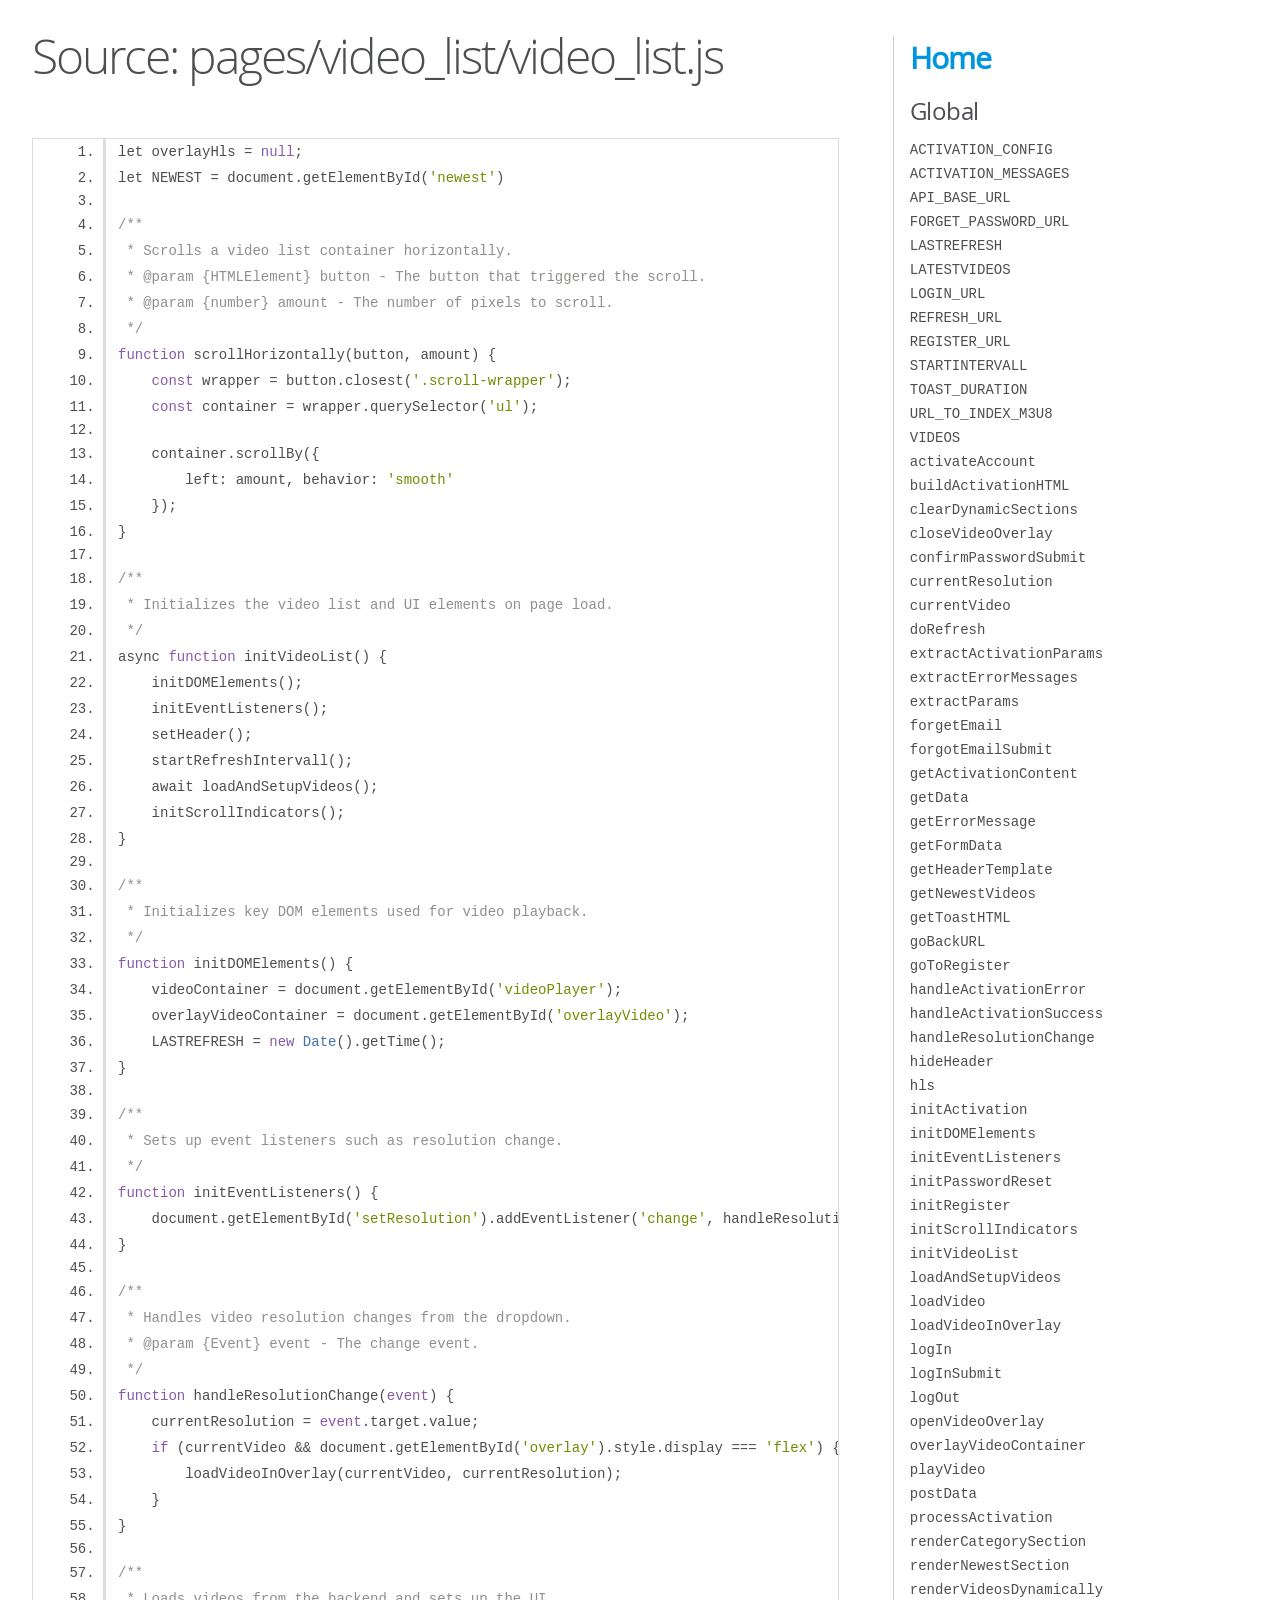
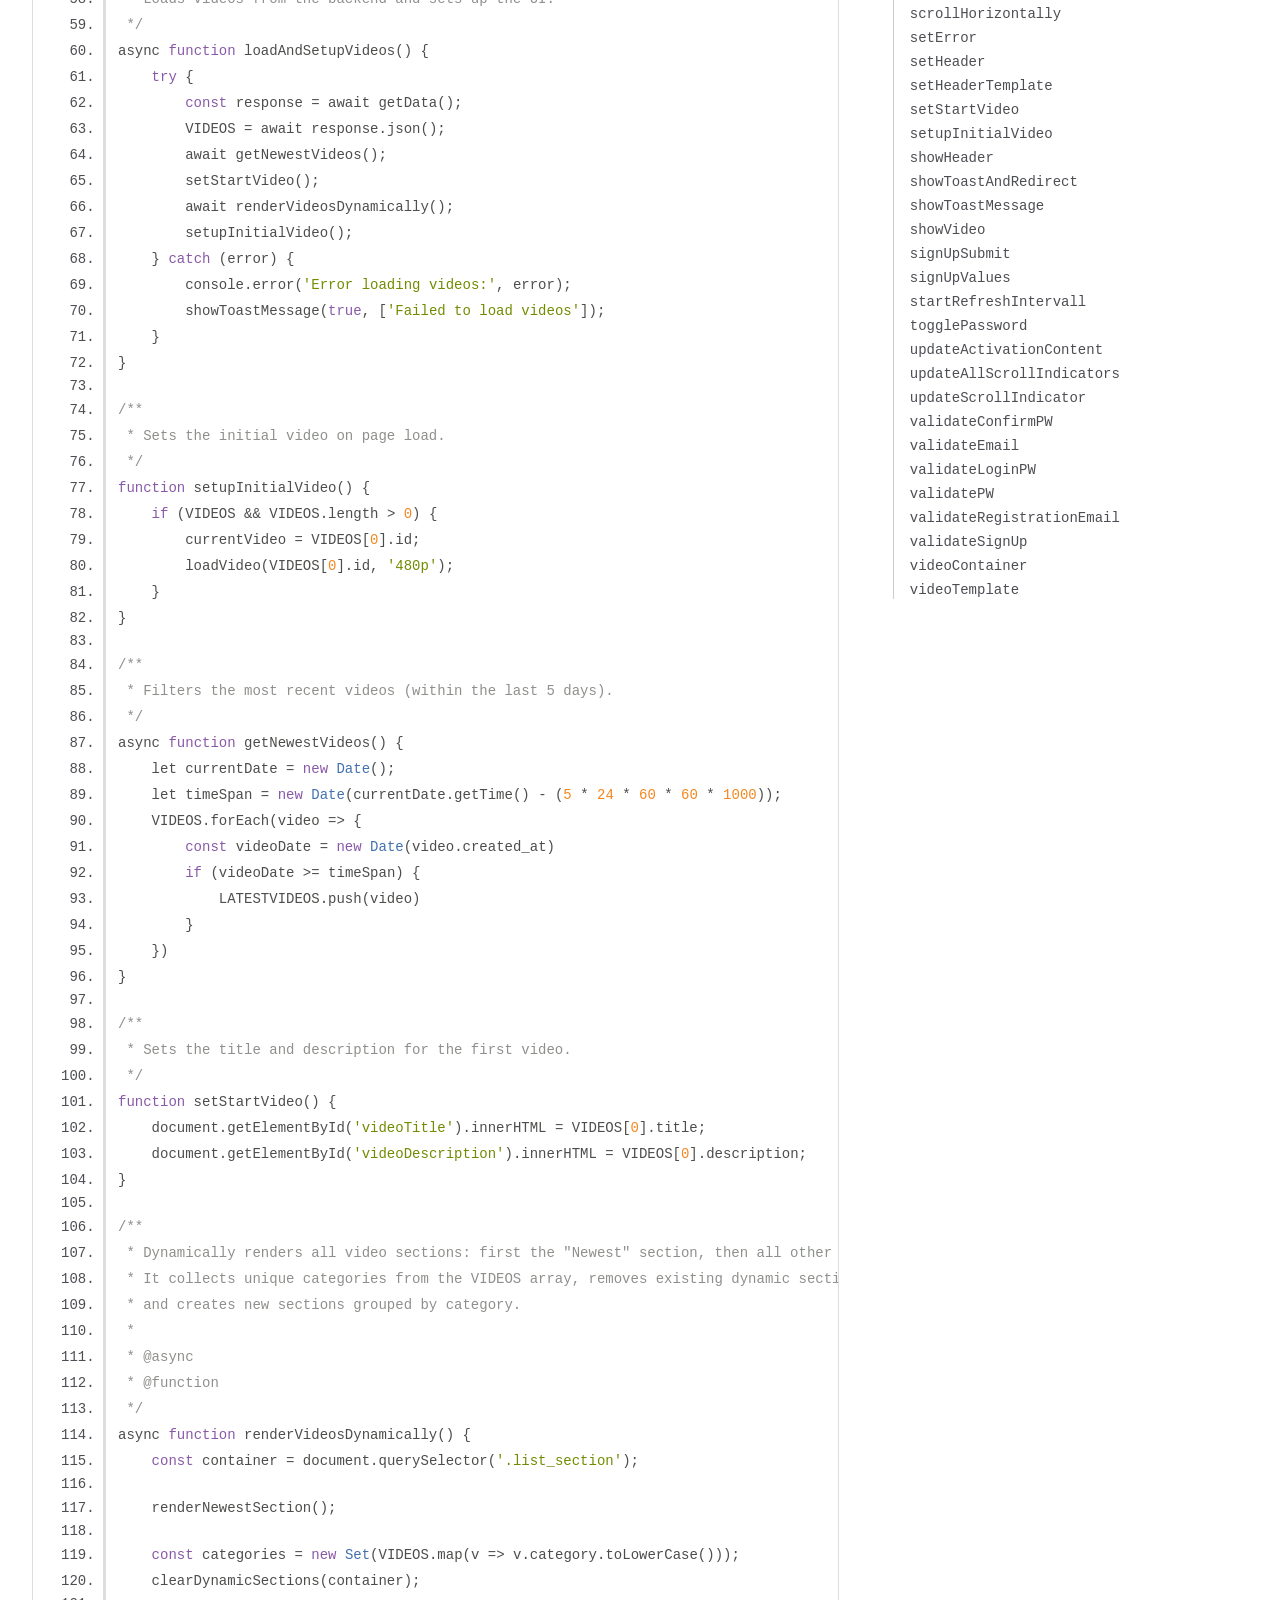
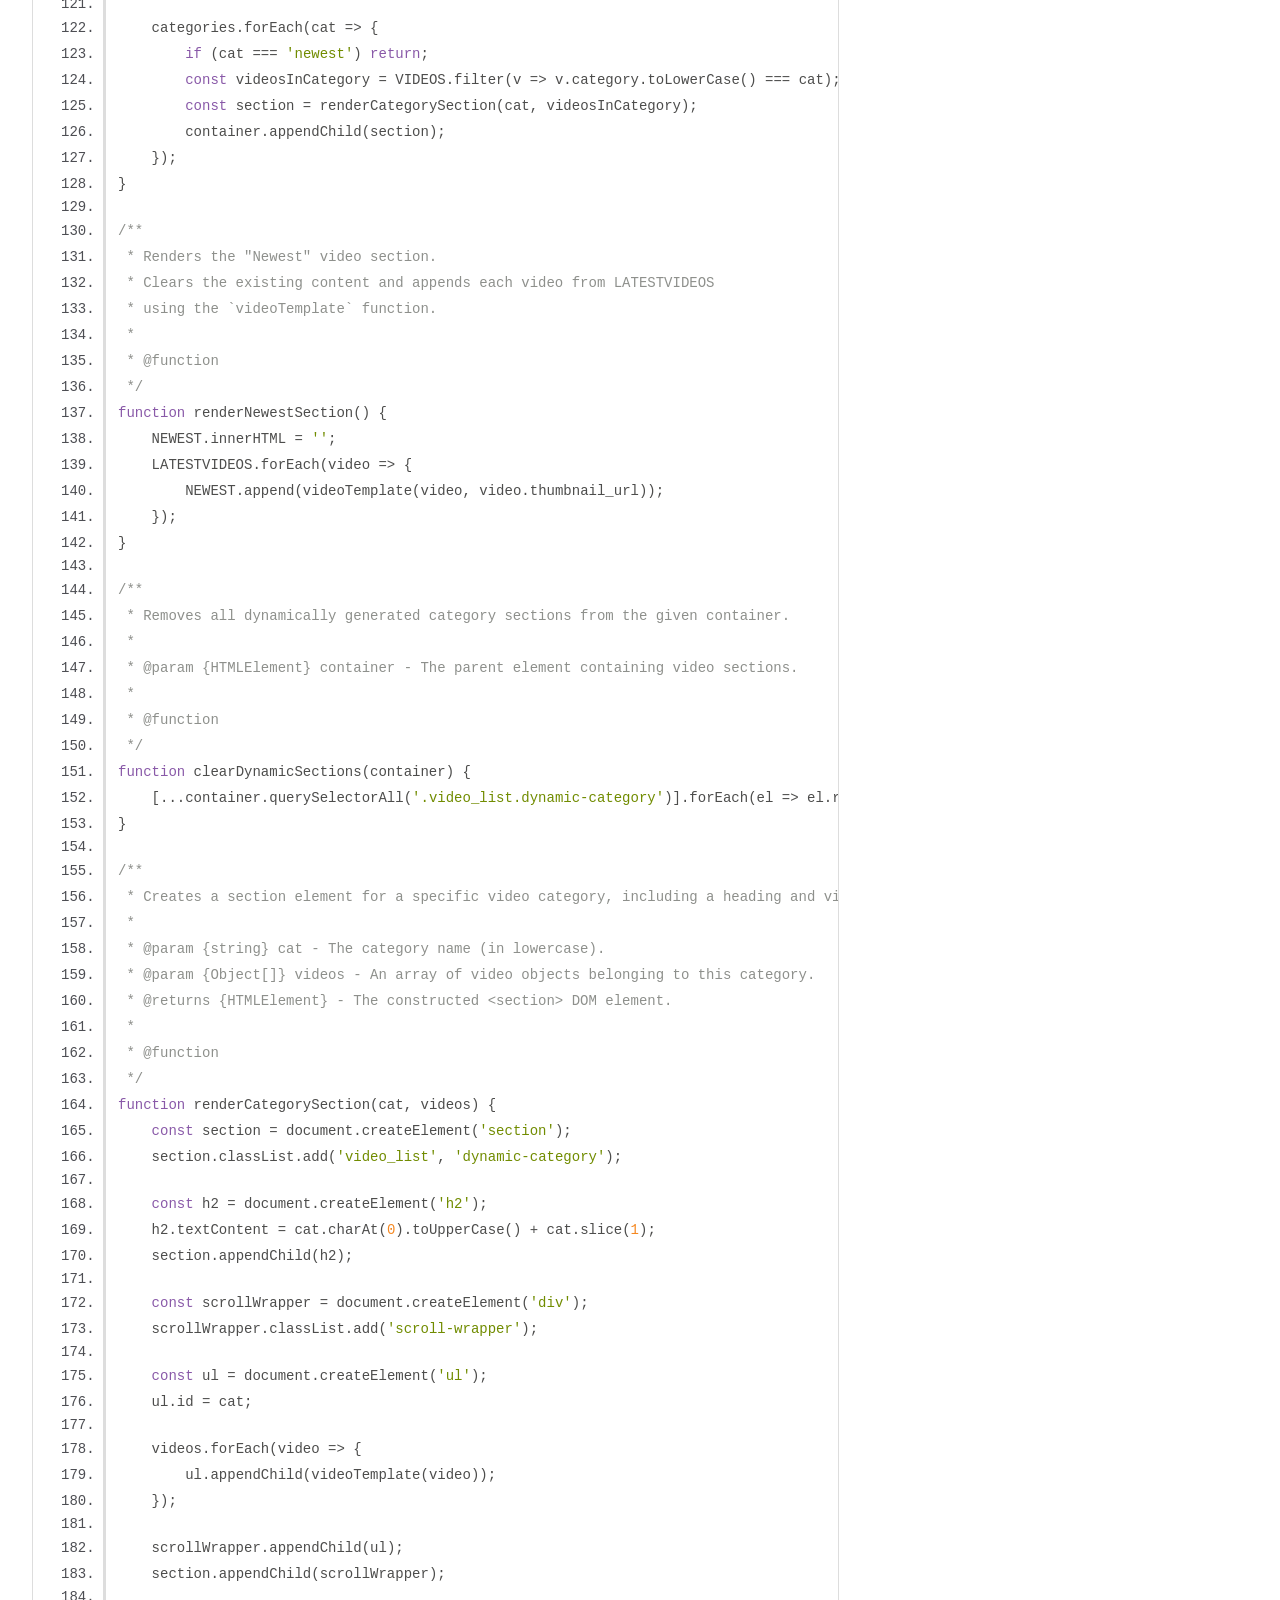
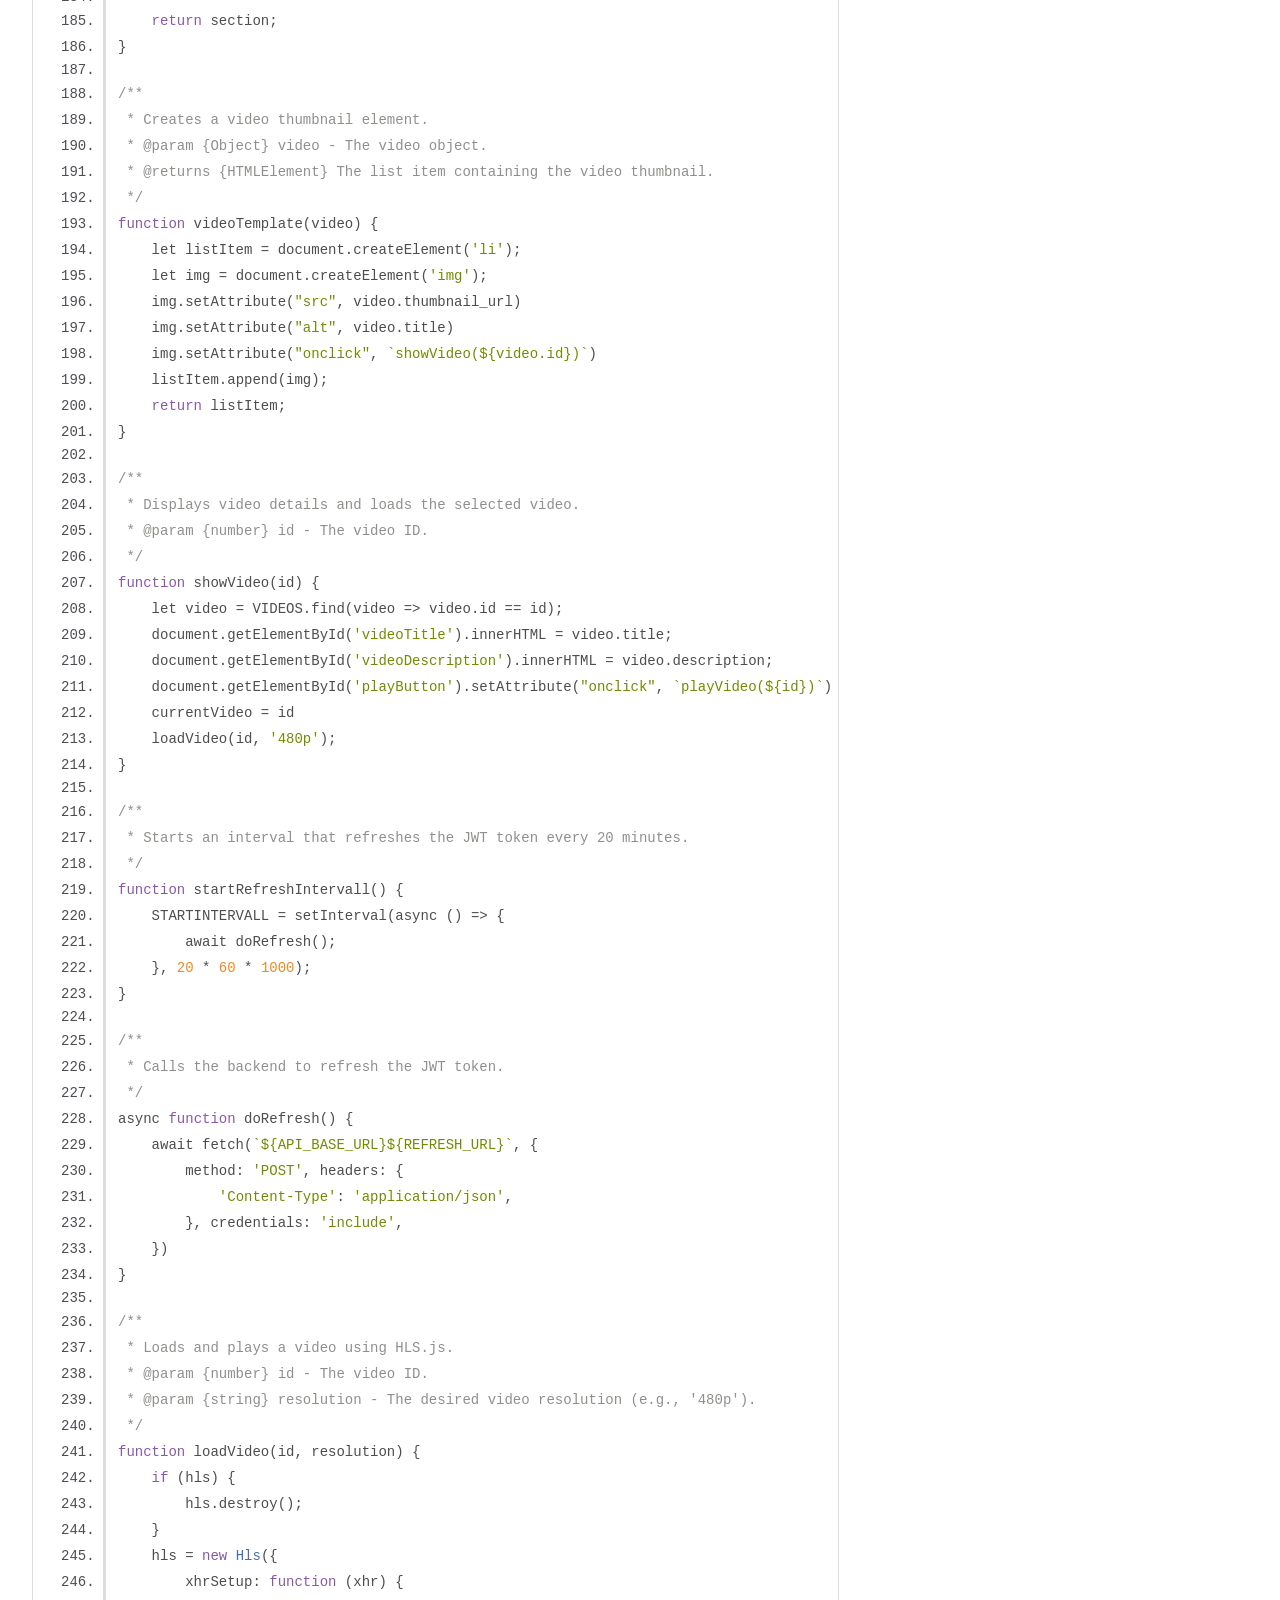
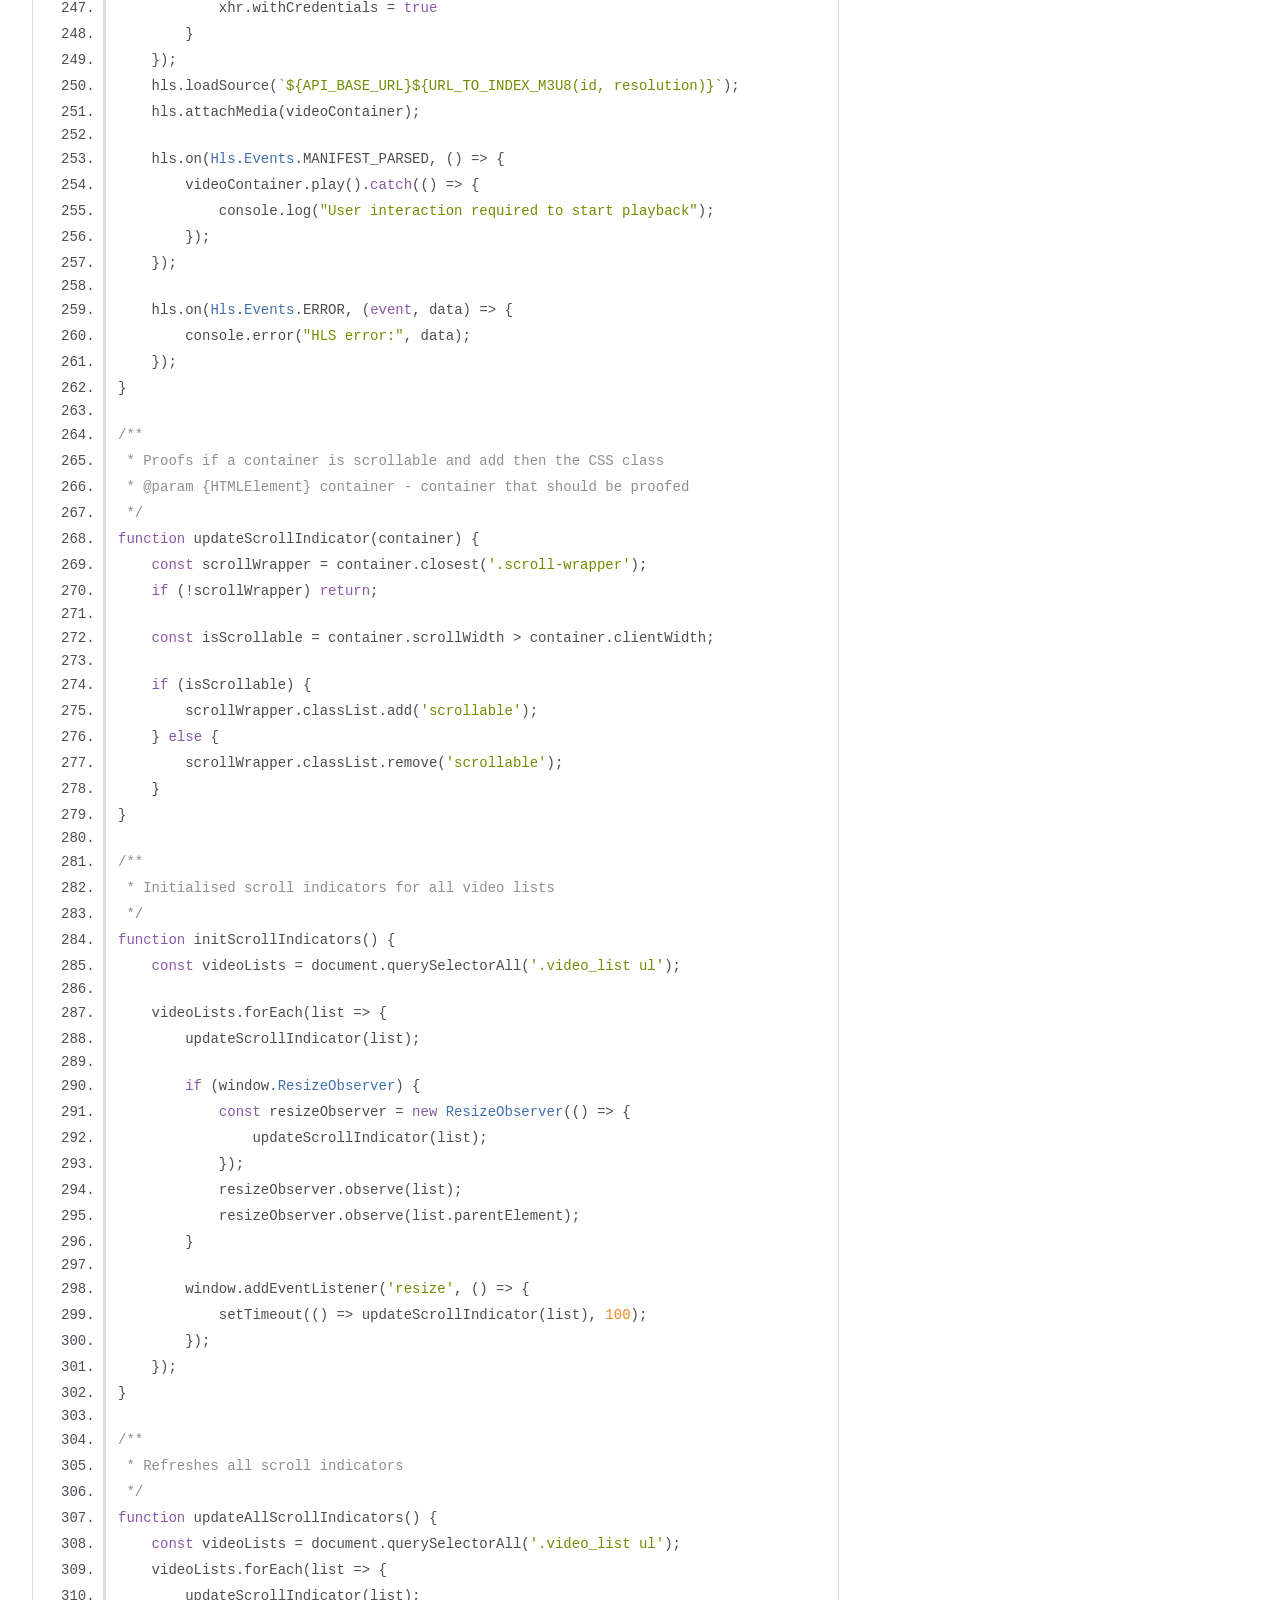
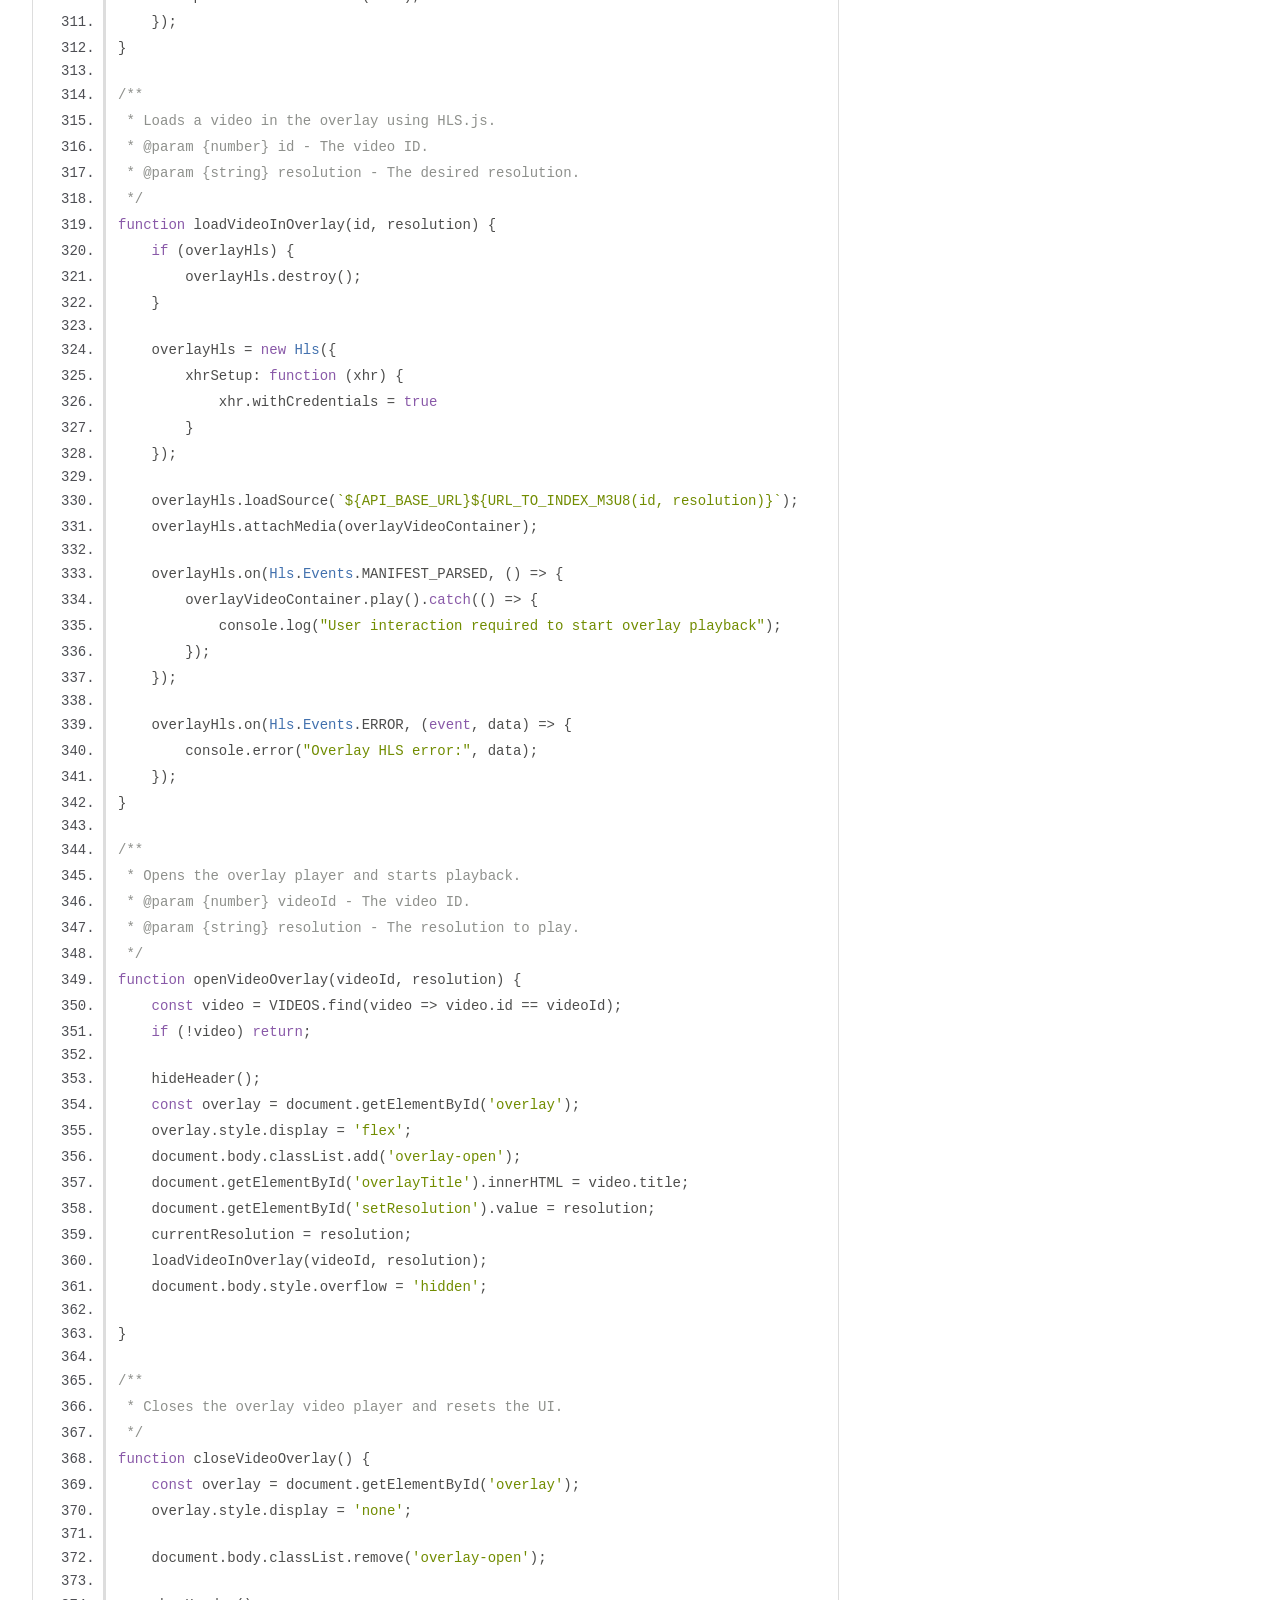
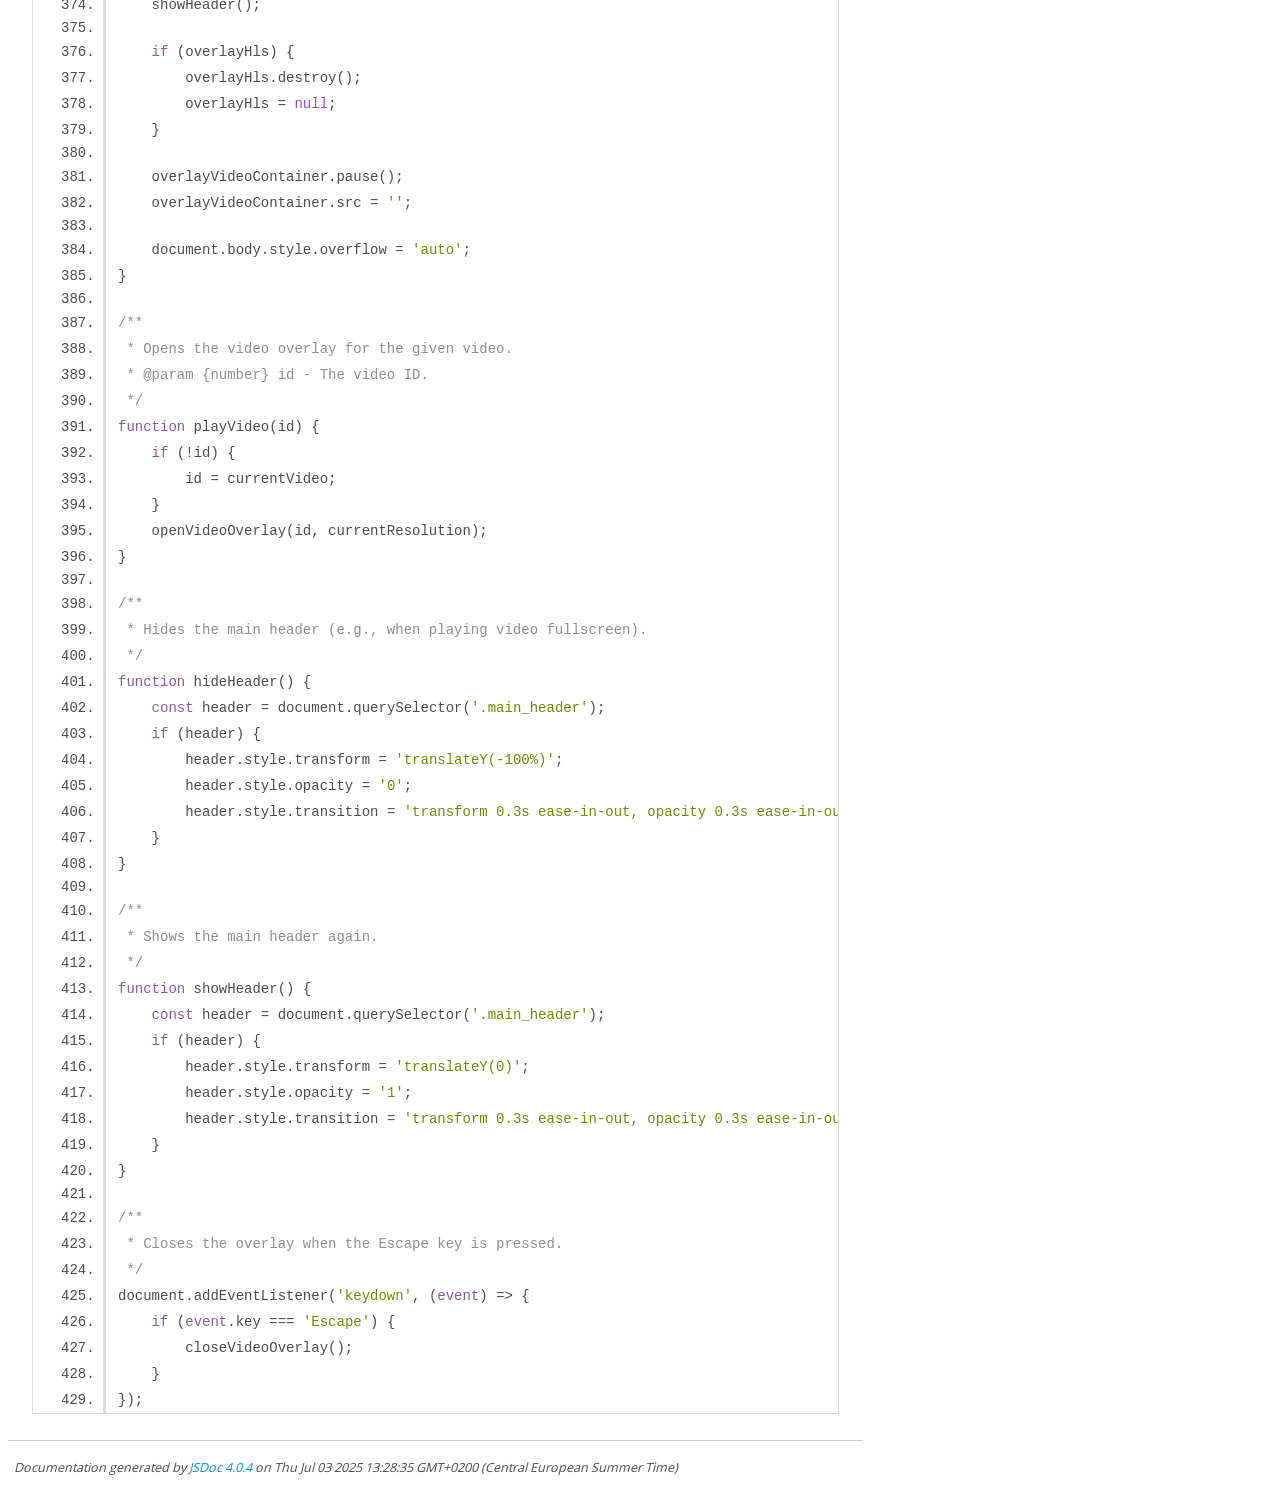
<file: docs/jsdoc/pages_video_list_video_list.js.html>
<!DOCTYPE html>
<html lang="en">
<head>
    <meta charset="utf-8">
    <title>JSDoc: Source: pages/video_list/video_list.js</title>

    <script src="scripts/prettify/prettify.js"> </script>
    <script src="scripts/prettify/lang-css.js"> </script>
    <!--[if lt IE 9]>
      <script src="//html5shiv.googlecode.com/svn/trunk/html5.js"></script>
    <![endif]-->
    <link type="text/css" rel="stylesheet" href="styles/prettify-tomorrow.css">
    <link type="text/css" rel="stylesheet" href="styles/jsdoc-default.css">
</head>

<body>

<div id="main">

    <h1 class="page-title">Source: pages/video_list/video_list.js</h1>

    



    
    <section>
        <article>
            <pre class="prettyprint source linenums"><code>let overlayHls = null;
let NEWEST = document.getElementById('newest')

/**
 * Scrolls a video list container horizontally.
 * @param {HTMLElement} button - The button that triggered the scroll.
 * @param {number} amount - The number of pixels to scroll.
 */
function scrollHorizontally(button, amount) {
    const wrapper = button.closest('.scroll-wrapper');
    const container = wrapper.querySelector('ul');

    container.scrollBy({
        left: amount, behavior: 'smooth'
    });
}

/**
 * Initializes the video list and UI elements on page load.
 */
async function initVideoList() {
    initDOMElements();
    initEventListeners();
    setHeader();
    startRefreshIntervall();
    await loadAndSetupVideos();
    initScrollIndicators();
}

/**
 * Initializes key DOM elements used for video playback.
 */
function initDOMElements() {
    videoContainer = document.getElementById('videoPlayer');
    overlayVideoContainer = document.getElementById('overlayVideo');
    LASTREFRESH = new Date().getTime();
}

/**
 * Sets up event listeners such as resolution change.
 */
function initEventListeners() {
    document.getElementById('setResolution').addEventListener('change', handleResolutionChange);
}

/**
 * Handles video resolution changes from the dropdown.
 * @param {Event} event - The change event.
 */
function handleResolutionChange(event) {
    currentResolution = event.target.value;
    if (currentVideo &amp;&amp; document.getElementById('overlay').style.display === 'flex') {
        loadVideoInOverlay(currentVideo, currentResolution);
    }
}

/**
 * Loads videos from the backend and sets up the UI.
 */
async function loadAndSetupVideos() {
    try {
        const response = await getData();
        VIDEOS = await response.json();
        await getNewestVideos();
        setStartVideo();
        await renderVideosDynamically();
        setupInitialVideo();
    } catch (error) {
        console.error('Error loading videos:', error);
        showToastMessage(true, ['Failed to load videos']);
    }
}

/**
 * Sets the initial video on page load.
 */
function setupInitialVideo() {
    if (VIDEOS &amp;&amp; VIDEOS.length > 0) {
        currentVideo = VIDEOS[0].id;
        loadVideo(VIDEOS[0].id, '480p');
    }
}

/**
 * Filters the most recent videos (within the last 5 days).
 */
async function getNewestVideos() {
    let currentDate = new Date();
    let timeSpan = new Date(currentDate.getTime() - (5 * 24 * 60 * 60 * 1000));
    VIDEOS.forEach(video => {
        const videoDate = new Date(video.created_at)
        if (videoDate >= timeSpan) {
            LATESTVIDEOS.push(video)
        }
    })
}

/**
 * Sets the title and description for the first video.
 */
function setStartVideo() {
    document.getElementById('videoTitle').innerHTML = VIDEOS[0].title;
    document.getElementById('videoDescription').innerHTML = VIDEOS[0].description;
}

/**
 * Dynamically renders all video sections: first the "Newest" section, then all other categories.
 * It collects unique categories from the VIDEOS array, removes existing dynamic sections,
 * and creates new sections grouped by category.
 *
 * @async
 * @function
 */
async function renderVideosDynamically() {
    const container = document.querySelector('.list_section');

    renderNewestSection();

    const categories = new Set(VIDEOS.map(v => v.category.toLowerCase()));
    clearDynamicSections(container);

    categories.forEach(cat => {
        if (cat === 'newest') return;
        const videosInCategory = VIDEOS.filter(v => v.category.toLowerCase() === cat);
        const section = renderCategorySection(cat, videosInCategory);
        container.appendChild(section);
    });
}

/**
 * Renders the "Newest" video section.
 * Clears the existing content and appends each video from LATESTVIDEOS
 * using the `videoTemplate` function.
 *
 * @function
 */
function renderNewestSection() {
    NEWEST.innerHTML = '';
    LATESTVIDEOS.forEach(video => {
        NEWEST.append(videoTemplate(video, video.thumbnail_url));
    });
}

/**
 * Removes all dynamically generated category sections from the given container.
 *
 * @param {HTMLElement} container - The parent element containing video sections.
 *
 * @function
 */
function clearDynamicSections(container) {
    [...container.querySelectorAll('.video_list.dynamic-category')].forEach(el => el.remove());
}

/**
 * Creates a section element for a specific video category, including a heading and video list.
 *
 * @param {string} cat - The category name (in lowercase).
 * @param {Object[]} videos - An array of video objects belonging to this category.
 * @returns {HTMLElement} - The constructed &lt;section> DOM element.
 *
 * @function
 */
function renderCategorySection(cat, videos) {
    const section = document.createElement('section');
    section.classList.add('video_list', 'dynamic-category');

    const h2 = document.createElement('h2');
    h2.textContent = cat.charAt(0).toUpperCase() + cat.slice(1);
    section.appendChild(h2);

    const scrollWrapper = document.createElement('div');
    scrollWrapper.classList.add('scroll-wrapper');

    const ul = document.createElement('ul');
    ul.id = cat;

    videos.forEach(video => {
        ul.appendChild(videoTemplate(video));
    });

    scrollWrapper.appendChild(ul);
    section.appendChild(scrollWrapper);

    return section;
}

/**
 * Creates a video thumbnail element.
 * @param {Object} video - The video object.
 * @returns {HTMLElement} The list item containing the video thumbnail.
 */
function videoTemplate(video) {
    let listItem = document.createElement('li');
    let img = document.createElement('img');
    img.setAttribute("src", video.thumbnail_url)
    img.setAttribute("alt", video.title)
    img.setAttribute("onclick", `showVideo(${video.id})`)
    listItem.append(img);
    return listItem;
}

/**
 * Displays video details and loads the selected video.
 * @param {number} id - The video ID.
 */
function showVideo(id) {
    let video = VIDEOS.find(video => video.id == id);
    document.getElementById('videoTitle').innerHTML = video.title;
    document.getElementById('videoDescription').innerHTML = video.description;
    document.getElementById('playButton').setAttribute("onclick", `playVideo(${id})`)
    currentVideo = id
    loadVideo(id, '480p');
}

/**
 * Starts an interval that refreshes the JWT token every 20 minutes.
 */
function startRefreshIntervall() {
    STARTINTERVALL = setInterval(async () => {
        await doRefresh();
    }, 20 * 60 * 1000);
}

/**
 * Calls the backend to refresh the JWT token.
 */
async function doRefresh() {
    await fetch(`${API_BASE_URL}${REFRESH_URL}`, {
        method: 'POST', headers: {
            'Content-Type': 'application/json',
        }, credentials: 'include',
    })
}

/**
 * Loads and plays a video using HLS.js.
 * @param {number} id - The video ID.
 * @param {string} resolution - The desired video resolution (e.g., '480p').
 */
function loadVideo(id, resolution) {
    if (hls) {
        hls.destroy();
    }
    hls = new Hls({
        xhrSetup: function (xhr) {
            xhr.withCredentials = true
        }
    });
    hls.loadSource(`${API_BASE_URL}${URL_TO_INDEX_M3U8(id, resolution)}`);
    hls.attachMedia(videoContainer);

    hls.on(Hls.Events.MANIFEST_PARSED, () => {
        videoContainer.play().catch(() => {
            console.log("User interaction required to start playback");
        });
    });

    hls.on(Hls.Events.ERROR, (event, data) => {
        console.error("HLS error:", data);
    });
}

/**
 * Proofs if a container is scrollable and add then the CSS class
 * @param {HTMLElement} container - container that should be proofed
 */
function updateScrollIndicator(container) {
    const scrollWrapper = container.closest('.scroll-wrapper');
    if (!scrollWrapper) return;

    const isScrollable = container.scrollWidth > container.clientWidth;

    if (isScrollable) {
        scrollWrapper.classList.add('scrollable');
    } else {
        scrollWrapper.classList.remove('scrollable');
    }
}

/**
 * Initialised scroll indicators for all video lists
 */
function initScrollIndicators() {
    const videoLists = document.querySelectorAll('.video_list ul');

    videoLists.forEach(list => {
        updateScrollIndicator(list);

        if (window.ResizeObserver) {
            const resizeObserver = new ResizeObserver(() => {
                updateScrollIndicator(list);
            });
            resizeObserver.observe(list);
            resizeObserver.observe(list.parentElement);
        }

        window.addEventListener('resize', () => {
            setTimeout(() => updateScrollIndicator(list), 100);
        });
    });
}

/**
 * Refreshes all scroll indicators
 */
function updateAllScrollIndicators() {
    const videoLists = document.querySelectorAll('.video_list ul');
    videoLists.forEach(list => {
        updateScrollIndicator(list);
    });
}

/**
 * Loads a video in the overlay using HLS.js.
 * @param {number} id - The video ID.
 * @param {string} resolution - The desired resolution.
 */
function loadVideoInOverlay(id, resolution) {
    if (overlayHls) {
        overlayHls.destroy();
    }

    overlayHls = new Hls({
        xhrSetup: function (xhr) {
            xhr.withCredentials = true
        }
    });

    overlayHls.loadSource(`${API_BASE_URL}${URL_TO_INDEX_M3U8(id, resolution)}`);
    overlayHls.attachMedia(overlayVideoContainer);

    overlayHls.on(Hls.Events.MANIFEST_PARSED, () => {
        overlayVideoContainer.play().catch(() => {
            console.log("User interaction required to start overlay playback");
        });
    });

    overlayHls.on(Hls.Events.ERROR, (event, data) => {
        console.error("Overlay HLS error:", data);
    });
}

/**
 * Opens the overlay player and starts playback.
 * @param {number} videoId - The video ID.
 * @param {string} resolution - The resolution to play.
 */
function openVideoOverlay(videoId, resolution) {
    const video = VIDEOS.find(video => video.id == videoId);
    if (!video) return;

    hideHeader();
    const overlay = document.getElementById('overlay');
    overlay.style.display = 'flex';
    document.body.classList.add('overlay-open');
    document.getElementById('overlayTitle').innerHTML = video.title;
    document.getElementById('setResolution').value = resolution;
    currentResolution = resolution;
    loadVideoInOverlay(videoId, resolution);
    document.body.style.overflow = 'hidden';

}

/**
 * Closes the overlay video player and resets the UI.
 */
function closeVideoOverlay() {
    const overlay = document.getElementById('overlay');
    overlay.style.display = 'none';

    document.body.classList.remove('overlay-open');

    showHeader();

    if (overlayHls) {
        overlayHls.destroy();
        overlayHls = null;
    }

    overlayVideoContainer.pause();
    overlayVideoContainer.src = '';

    document.body.style.overflow = 'auto';
}

/**
 * Opens the video overlay for the given video.
 * @param {number} id - The video ID.
 */
function playVideo(id) {
    if (!id) {
        id = currentVideo;
    }
    openVideoOverlay(id, currentResolution);
}

/**
 * Hides the main header (e.g., when playing video fullscreen).
 */
function hideHeader() {
    const header = document.querySelector('.main_header');
    if (header) {
        header.style.transform = 'translateY(-100%)';
        header.style.opacity = '0';
        header.style.transition = 'transform 0.3s ease-in-out, opacity 0.3s ease-in-out';
    }
}

/**
 * Shows the main header again.
 */
function showHeader() {
    const header = document.querySelector('.main_header');
    if (header) {
        header.style.transform = 'translateY(0)';
        header.style.opacity = '1';
        header.style.transition = 'transform 0.3s ease-in-out, opacity 0.3s ease-in-out';
    }
}

/**
 * Closes the overlay when the Escape key is pressed.
 */
document.addEventListener('keydown', (event) => {
    if (event.key === 'Escape') {
        closeVideoOverlay();
    }
});
</code></pre>
        </article>
    </section>




</div>

<nav>
    <h2><a href="index.html">Home</a></h2><h3>Global</h3><ul><li><a href="global.html#ACTIVATION_CONFIG">ACTIVATION_CONFIG</a></li><li><a href="global.html#ACTIVATION_MESSAGES">ACTIVATION_MESSAGES</a></li><li><a href="global.html#API_BASE_URL">API_BASE_URL</a></li><li><a href="global.html#FORGET_PASSWORD_URL">FORGET_PASSWORD_URL</a></li><li><a href="global.html#LASTREFRESH">LASTREFRESH</a></li><li><a href="global.html#LATESTVIDEOS">LATESTVIDEOS</a></li><li><a href="global.html#LOGIN_URL">LOGIN_URL</a></li><li><a href="global.html#REFRESH_URL">REFRESH_URL</a></li><li><a href="global.html#REGISTER_URL">REGISTER_URL</a></li><li><a href="global.html#STARTINTERVALL">STARTINTERVALL</a></li><li><a href="global.html#TOAST_DURATION">TOAST_DURATION</a></li><li><a href="global.html#URL_TO_INDEX_M3U8">URL_TO_INDEX_M3U8</a></li><li><a href="global.html#VIDEOS">VIDEOS</a></li><li><a href="global.html#activateAccount">activateAccount</a></li><li><a href="global.html#buildActivationHTML">buildActivationHTML</a></li><li><a href="global.html#clearDynamicSections">clearDynamicSections</a></li><li><a href="global.html#closeVideoOverlay">closeVideoOverlay</a></li><li><a href="global.html#confirmPasswordSubmit">confirmPasswordSubmit</a></li><li><a href="global.html#currentResolution">currentResolution</a></li><li><a href="global.html#currentVideo">currentVideo</a></li><li><a href="global.html#doRefresh">doRefresh</a></li><li><a href="global.html#extractActivationParams">extractActivationParams</a></li><li><a href="global.html#extractErrorMessages">extractErrorMessages</a></li><li><a href="global.html#extractParams">extractParams</a></li><li><a href="global.html#forgetEmail">forgetEmail</a></li><li><a href="global.html#forgotEmailSubmit">forgotEmailSubmit</a></li><li><a href="global.html#getActivationContent">getActivationContent</a></li><li><a href="global.html#getData">getData</a></li><li><a href="global.html#getErrorMessage">getErrorMessage</a></li><li><a href="global.html#getFormData">getFormData</a></li><li><a href="global.html#getHeaderTemplate">getHeaderTemplate</a></li><li><a href="global.html#getNewestVideos">getNewestVideos</a></li><li><a href="global.html#getToastHTML">getToastHTML</a></li><li><a href="global.html#goBackURL">goBackURL</a></li><li><a href="global.html#goToRegister">goToRegister</a></li><li><a href="global.html#handleActivationError">handleActivationError</a></li><li><a href="global.html#handleActivationSuccess">handleActivationSuccess</a></li><li><a href="global.html#handleResolutionChange">handleResolutionChange</a></li><li><a href="global.html#hideHeader">hideHeader</a></li><li><a href="global.html#hls">hls</a></li><li><a href="global.html#initActivation">initActivation</a></li><li><a href="global.html#initDOMElements">initDOMElements</a></li><li><a href="global.html#initEventListeners">initEventListeners</a></li><li><a href="global.html#initPasswordReset">initPasswordReset</a></li><li><a href="global.html#initRegister">initRegister</a></li><li><a href="global.html#initScrollIndicators">initScrollIndicators</a></li><li><a href="global.html#initVideoList">initVideoList</a></li><li><a href="global.html#loadAndSetupVideos">loadAndSetupVideos</a></li><li><a href="global.html#loadVideo">loadVideo</a></li><li><a href="global.html#loadVideoInOverlay">loadVideoInOverlay</a></li><li><a href="global.html#logIn">logIn</a></li><li><a href="global.html#logInSubmit">logInSubmit</a></li><li><a href="global.html#logOut">logOut</a></li><li><a href="global.html#openVideoOverlay">openVideoOverlay</a></li><li><a href="global.html#overlayVideoContainer">overlayVideoContainer</a></li><li><a href="global.html#playVideo">playVideo</a></li><li><a href="global.html#postData">postData</a></li><li><a href="global.html#processActivation">processActivation</a></li><li><a href="global.html#renderCategorySection">renderCategorySection</a></li><li><a href="global.html#renderNewestSection">renderNewestSection</a></li><li><a href="global.html#renderVideosDynamically">renderVideosDynamically</a></li><li><a href="global.html#scrollHorizontally">scrollHorizontally</a></li><li><a href="global.html#setError">setError</a></li><li><a href="global.html#setHeader">setHeader</a></li><li><a href="global.html#setHeaderTemplate">setHeaderTemplate</a></li><li><a href="global.html#setStartVideo">setStartVideo</a></li><li><a href="global.html#setupInitialVideo">setupInitialVideo</a></li><li><a href="global.html#showHeader">showHeader</a></li><li><a href="global.html#showToastAndRedirect">showToastAndRedirect</a></li><li><a href="global.html#showToastMessage">showToastMessage</a></li><li><a href="global.html#showVideo">showVideo</a></li><li><a href="global.html#signUpSubmit">signUpSubmit</a></li><li><a href="global.html#signUpValues">signUpValues</a></li><li><a href="global.html#startRefreshIntervall">startRefreshIntervall</a></li><li><a href="global.html#togglePassword">togglePassword</a></li><li><a href="global.html#updateActivationContent">updateActivationContent</a></li><li><a href="global.html#updateAllScrollIndicators">updateAllScrollIndicators</a></li><li><a href="global.html#updateScrollIndicator">updateScrollIndicator</a></li><li><a href="global.html#validateConfirmPW">validateConfirmPW</a></li><li><a href="global.html#validateEmail">validateEmail</a></li><li><a href="global.html#validateLoginPW">validateLoginPW</a></li><li><a href="global.html#validatePW">validatePW</a></li><li><a href="global.html#validateRegistrationEmail">validateRegistrationEmail</a></li><li><a href="global.html#validateSignUp">validateSignUp</a></li><li><a href="global.html#videoContainer">videoContainer</a></li><li><a href="global.html#videoTemplate">videoTemplate</a></li></ul>
</nav>

<br class="clear">

<footer>
    Documentation generated by <a href="https://github.com/jsdoc/jsdoc">JSDoc 4.0.4</a> on Thu Jul 03 2025 13:28:35 GMT+0200 (Central European Summer Time)
</footer>

<script> prettyPrint(); </script>
<script src="scripts/linenumber.js"> </script>
</body>
</html>
</file>
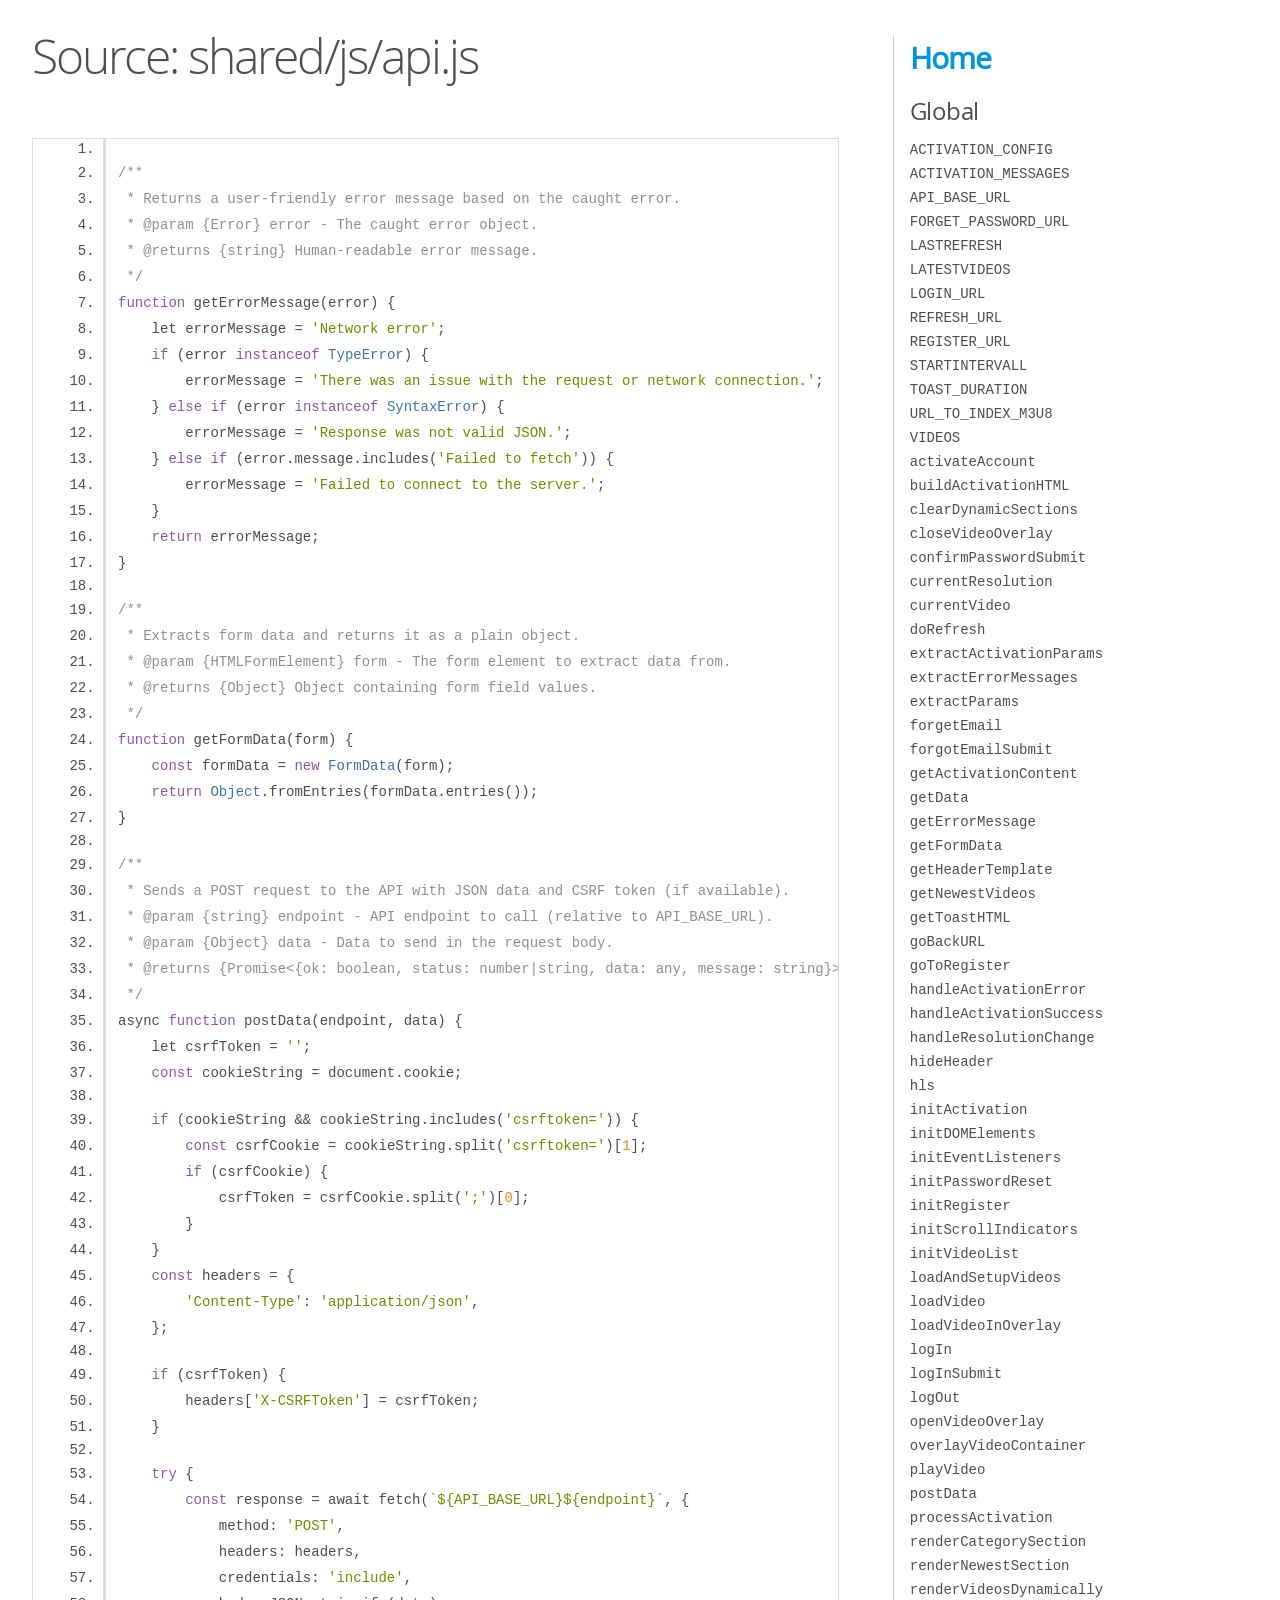
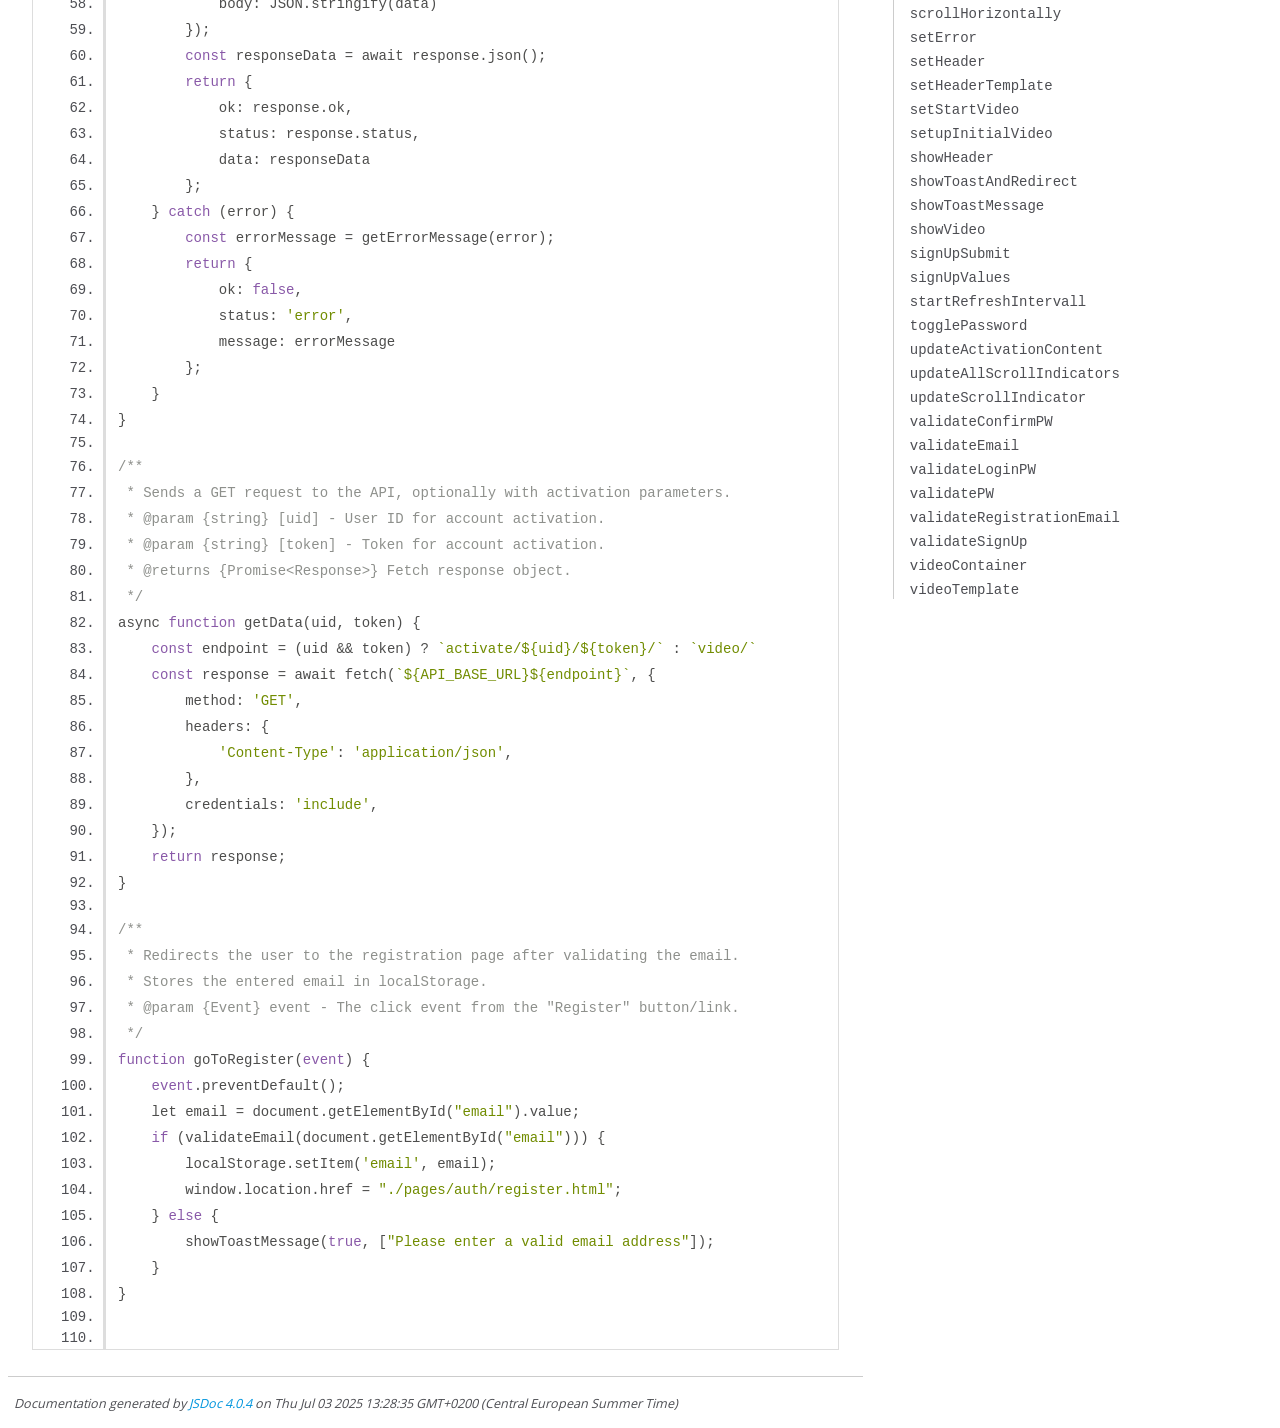
<file: docs/jsdoc/shared_js_api.js.html>
<!DOCTYPE html>
<html lang="en">
<head>
    <meta charset="utf-8">
    <title>JSDoc: Source: shared/js/api.js</title>

    <script src="scripts/prettify/prettify.js"> </script>
    <script src="scripts/prettify/lang-css.js"> </script>
    <!--[if lt IE 9]>
      <script src="//html5shiv.googlecode.com/svn/trunk/html5.js"></script>
    <![endif]-->
    <link type="text/css" rel="stylesheet" href="styles/prettify-tomorrow.css">
    <link type="text/css" rel="stylesheet" href="styles/jsdoc-default.css">
</head>

<body>

<div id="main">

    <h1 class="page-title">Source: shared/js/api.js</h1>

    



    
    <section>
        <article>
            <pre class="prettyprint source linenums"><code>
/**
 * Returns a user-friendly error message based on the caught error.
 * @param {Error} error - The caught error object.
 * @returns {string} Human-readable error message.
 */
function getErrorMessage(error) {
    let errorMessage = 'Network error';
    if (error instanceof TypeError) {
        errorMessage = 'There was an issue with the request or network connection.';
    } else if (error instanceof SyntaxError) {
        errorMessage = 'Response was not valid JSON.';
    } else if (error.message.includes('Failed to fetch')) {
        errorMessage = 'Failed to connect to the server.';
    }
    return errorMessage;
}

/**
 * Extracts form data and returns it as a plain object.
 * @param {HTMLFormElement} form - The form element to extract data from.
 * @returns {Object} Object containing form field values.
 */
function getFormData(form) {
    const formData = new FormData(form);
    return Object.fromEntries(formData.entries());
}

/**
 * Sends a POST request to the API with JSON data and CSRF token (if available).
 * @param {string} endpoint - API endpoint to call (relative to API_BASE_URL).
 * @param {Object} data - Data to send in the request body.
 * @returns {Promise&lt;{ok: boolean, status: number|string, data: any, message: string}>}
 */
async function postData(endpoint, data) {
    let csrfToken = '';
    const cookieString = document.cookie;

    if (cookieString &amp;&amp; cookieString.includes('csrftoken=')) {
        const csrfCookie = cookieString.split('csrftoken=')[1];
        if (csrfCookie) {
            csrfToken = csrfCookie.split(';')[0];
        }
    }
    const headers = {
        'Content-Type': 'application/json',
    };

    if (csrfToken) {
        headers['X-CSRFToken'] = csrfToken;
    }

    try {
        const response = await fetch(`${API_BASE_URL}${endpoint}`, {
            method: 'POST',
            headers: headers,
            credentials: 'include',
            body: JSON.stringify(data)
        });
        const responseData = await response.json();
        return {
            ok: response.ok,
            status: response.status,
            data: responseData
        };
    } catch (error) {
        const errorMessage = getErrorMessage(error);
        return {
            ok: false,
            status: 'error',
            message: errorMessage
        };
    }
}

/**
 * Sends a GET request to the API, optionally with activation parameters.
 * @param {string} [uid] - User ID for account activation.
 * @param {string} [token] - Token for account activation.
 * @returns {Promise&lt;Response>} Fetch response object.
 */
async function getData(uid, token) {
    const endpoint = (uid &amp;&amp; token) ? `activate/${uid}/${token}/` : `video/`
    const response = await fetch(`${API_BASE_URL}${endpoint}`, {
        method: 'GET',
        headers: {
            'Content-Type': 'application/json',
        },
        credentials: 'include',
    });
    return response;
}

/**
 * Redirects the user to the registration page after validating the email.
 * Stores the entered email in localStorage.
 * @param {Event} event - The click event from the "Register" button/link.
 */
function goToRegister(event) {
    event.preventDefault();
    let email = document.getElementById("email").value;
    if (validateEmail(document.getElementById("email"))) {
        localStorage.setItem('email', email);
        window.location.href = "./pages/auth/register.html";
    } else {
        showToastMessage(true, ["Please enter a valid email address"]);
    }
}


</code></pre>
        </article>
    </section>




</div>

<nav>
    <h2><a href="index.html">Home</a></h2><h3>Global</h3><ul><li><a href="global.html#ACTIVATION_CONFIG">ACTIVATION_CONFIG</a></li><li><a href="global.html#ACTIVATION_MESSAGES">ACTIVATION_MESSAGES</a></li><li><a href="global.html#API_BASE_URL">API_BASE_URL</a></li><li><a href="global.html#FORGET_PASSWORD_URL">FORGET_PASSWORD_URL</a></li><li><a href="global.html#LASTREFRESH">LASTREFRESH</a></li><li><a href="global.html#LATESTVIDEOS">LATESTVIDEOS</a></li><li><a href="global.html#LOGIN_URL">LOGIN_URL</a></li><li><a href="global.html#REFRESH_URL">REFRESH_URL</a></li><li><a href="global.html#REGISTER_URL">REGISTER_URL</a></li><li><a href="global.html#STARTINTERVALL">STARTINTERVALL</a></li><li><a href="global.html#TOAST_DURATION">TOAST_DURATION</a></li><li><a href="global.html#URL_TO_INDEX_M3U8">URL_TO_INDEX_M3U8</a></li><li><a href="global.html#VIDEOS">VIDEOS</a></li><li><a href="global.html#activateAccount">activateAccount</a></li><li><a href="global.html#buildActivationHTML">buildActivationHTML</a></li><li><a href="global.html#clearDynamicSections">clearDynamicSections</a></li><li><a href="global.html#closeVideoOverlay">closeVideoOverlay</a></li><li><a href="global.html#confirmPasswordSubmit">confirmPasswordSubmit</a></li><li><a href="global.html#currentResolution">currentResolution</a></li><li><a href="global.html#currentVideo">currentVideo</a></li><li><a href="global.html#doRefresh">doRefresh</a></li><li><a href="global.html#extractActivationParams">extractActivationParams</a></li><li><a href="global.html#extractErrorMessages">extractErrorMessages</a></li><li><a href="global.html#extractParams">extractParams</a></li><li><a href="global.html#forgetEmail">forgetEmail</a></li><li><a href="global.html#forgotEmailSubmit">forgotEmailSubmit</a></li><li><a href="global.html#getActivationContent">getActivationContent</a></li><li><a href="global.html#getData">getData</a></li><li><a href="global.html#getErrorMessage">getErrorMessage</a></li><li><a href="global.html#getFormData">getFormData</a></li><li><a href="global.html#getHeaderTemplate">getHeaderTemplate</a></li><li><a href="global.html#getNewestVideos">getNewestVideos</a></li><li><a href="global.html#getToastHTML">getToastHTML</a></li><li><a href="global.html#goBackURL">goBackURL</a></li><li><a href="global.html#goToRegister">goToRegister</a></li><li><a href="global.html#handleActivationError">handleActivationError</a></li><li><a href="global.html#handleActivationSuccess">handleActivationSuccess</a></li><li><a href="global.html#handleResolutionChange">handleResolutionChange</a></li><li><a href="global.html#hideHeader">hideHeader</a></li><li><a href="global.html#hls">hls</a></li><li><a href="global.html#initActivation">initActivation</a></li><li><a href="global.html#initDOMElements">initDOMElements</a></li><li><a href="global.html#initEventListeners">initEventListeners</a></li><li><a href="global.html#initPasswordReset">initPasswordReset</a></li><li><a href="global.html#initRegister">initRegister</a></li><li><a href="global.html#initScrollIndicators">initScrollIndicators</a></li><li><a href="global.html#initVideoList">initVideoList</a></li><li><a href="global.html#loadAndSetupVideos">loadAndSetupVideos</a></li><li><a href="global.html#loadVideo">loadVideo</a></li><li><a href="global.html#loadVideoInOverlay">loadVideoInOverlay</a></li><li><a href="global.html#logIn">logIn</a></li><li><a href="global.html#logInSubmit">logInSubmit</a></li><li><a href="global.html#logOut">logOut</a></li><li><a href="global.html#openVideoOverlay">openVideoOverlay</a></li><li><a href="global.html#overlayVideoContainer">overlayVideoContainer</a></li><li><a href="global.html#playVideo">playVideo</a></li><li><a href="global.html#postData">postData</a></li><li><a href="global.html#processActivation">processActivation</a></li><li><a href="global.html#renderCategorySection">renderCategorySection</a></li><li><a href="global.html#renderNewestSection">renderNewestSection</a></li><li><a href="global.html#renderVideosDynamically">renderVideosDynamically</a></li><li><a href="global.html#scrollHorizontally">scrollHorizontally</a></li><li><a href="global.html#setError">setError</a></li><li><a href="global.html#setHeader">setHeader</a></li><li><a href="global.html#setHeaderTemplate">setHeaderTemplate</a></li><li><a href="global.html#setStartVideo">setStartVideo</a></li><li><a href="global.html#setupInitialVideo">setupInitialVideo</a></li><li><a href="global.html#showHeader">showHeader</a></li><li><a href="global.html#showToastAndRedirect">showToastAndRedirect</a></li><li><a href="global.html#showToastMessage">showToastMessage</a></li><li><a href="global.html#showVideo">showVideo</a></li><li><a href="global.html#signUpSubmit">signUpSubmit</a></li><li><a href="global.html#signUpValues">signUpValues</a></li><li><a href="global.html#startRefreshIntervall">startRefreshIntervall</a></li><li><a href="global.html#togglePassword">togglePassword</a></li><li><a href="global.html#updateActivationContent">updateActivationContent</a></li><li><a href="global.html#updateAllScrollIndicators">updateAllScrollIndicators</a></li><li><a href="global.html#updateScrollIndicator">updateScrollIndicator</a></li><li><a href="global.html#validateConfirmPW">validateConfirmPW</a></li><li><a href="global.html#validateEmail">validateEmail</a></li><li><a href="global.html#validateLoginPW">validateLoginPW</a></li><li><a href="global.html#validatePW">validatePW</a></li><li><a href="global.html#validateRegistrationEmail">validateRegistrationEmail</a></li><li><a href="global.html#validateSignUp">validateSignUp</a></li><li><a href="global.html#videoContainer">videoContainer</a></li><li><a href="global.html#videoTemplate">videoTemplate</a></li></ul>
</nav>

<br class="clear">

<footer>
    Documentation generated by <a href="https://github.com/jsdoc/jsdoc">JSDoc 4.0.4</a> on Thu Jul 03 2025 13:28:35 GMT+0200 (Central European Summer Time)
</footer>

<script> prettyPrint(); </script>
<script src="scripts/linenumber.js"> </script>
</body>
</html>
</file>
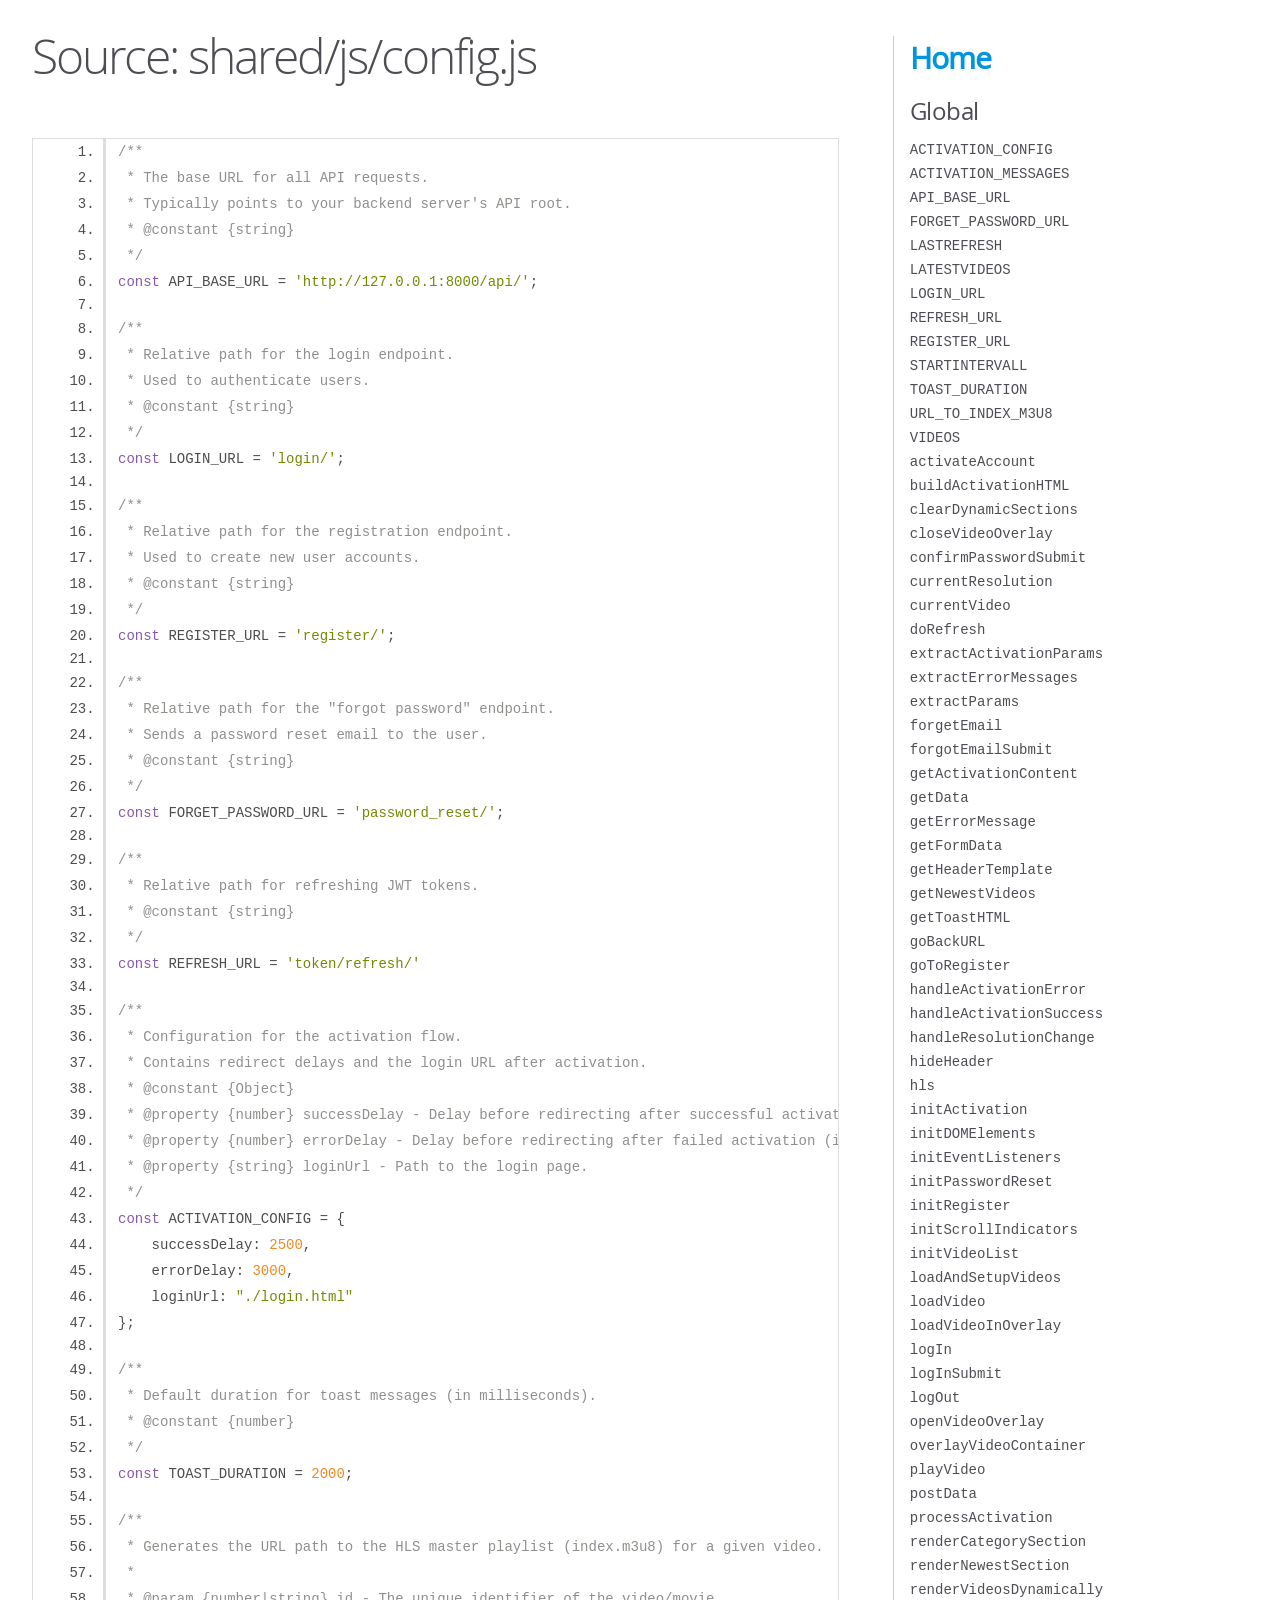
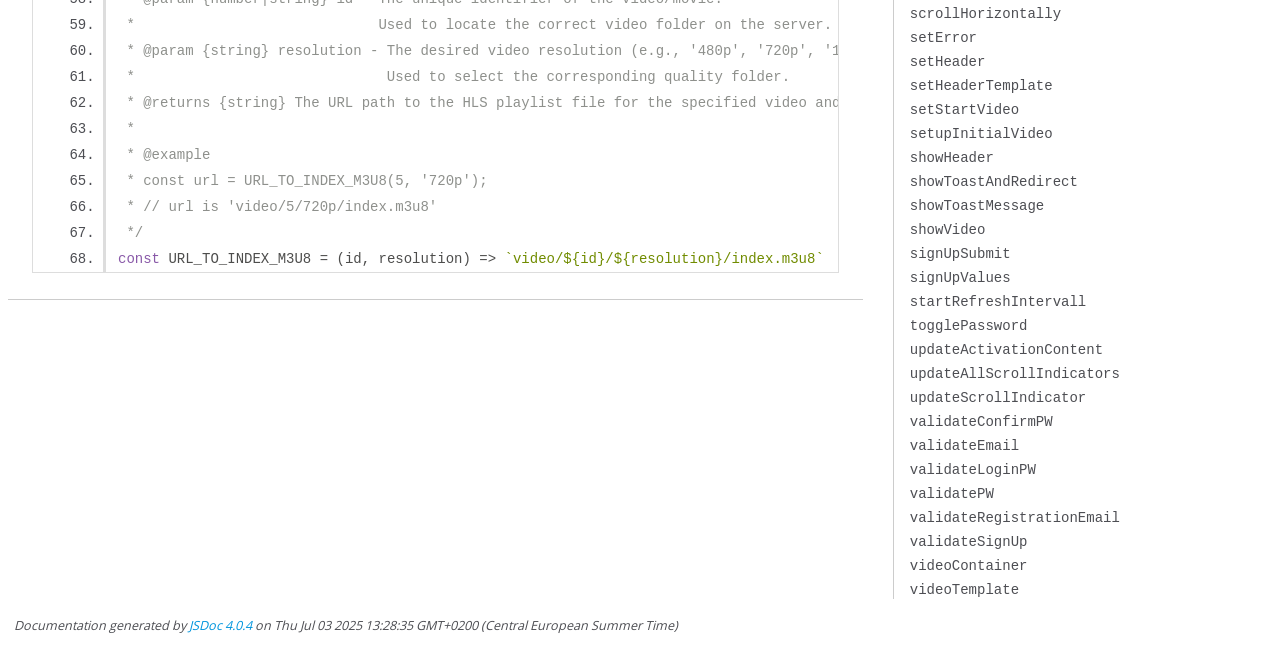
<file: docs/jsdoc/shared_js_config.js.html>
<!DOCTYPE html>
<html lang="en">
<head>
    <meta charset="utf-8">
    <title>JSDoc: Source: shared/js/config.js</title>

    <script src="scripts/prettify/prettify.js"> </script>
    <script src="scripts/prettify/lang-css.js"> </script>
    <!--[if lt IE 9]>
      <script src="//html5shiv.googlecode.com/svn/trunk/html5.js"></script>
    <![endif]-->
    <link type="text/css" rel="stylesheet" href="styles/prettify-tomorrow.css">
    <link type="text/css" rel="stylesheet" href="styles/jsdoc-default.css">
</head>

<body>

<div id="main">

    <h1 class="page-title">Source: shared/js/config.js</h1>

    



    
    <section>
        <article>
            <pre class="prettyprint source linenums"><code>/**
 * The base URL for all API requests.
 * Typically points to your backend server's API root.
 * @constant {string}
 */
const API_BASE_URL = 'http://127.0.0.1:8000/api/';

/**
 * Relative path for the login endpoint.
 * Used to authenticate users.
 * @constant {string}
 */
const LOGIN_URL = 'login/';

/**
 * Relative path for the registration endpoint.
 * Used to create new user accounts.
 * @constant {string}
 */
const REGISTER_URL = 'register/';

/**
 * Relative path for the "forgot password" endpoint.
 * Sends a password reset email to the user.
 * @constant {string}
 */
const FORGET_PASSWORD_URL = 'password_reset/';

/**
 * Relative path for refreshing JWT tokens.
 * @constant {string}
 */
const REFRESH_URL = 'token/refresh/'

/**
 * Configuration for the activation flow.
 * Contains redirect delays and the login URL after activation.
 * @constant {Object}
 * @property {number} successDelay - Delay before redirecting after successful activation (in ms).
 * @property {number} errorDelay - Delay before redirecting after failed activation (in ms).
 * @property {string} loginUrl - Path to the login page.
 */
const ACTIVATION_CONFIG = {
    successDelay: 2500,
    errorDelay: 3000,
    loginUrl: "./login.html"
};

/**
 * Default duration for toast messages (in milliseconds).
 * @constant {number}
 */
const TOAST_DURATION = 2000;

/**
 * Generates the URL path to the HLS master playlist (index.m3u8) for a given video.
 *
 * @param {number|string} id - The unique identifier of the video/movie.
 *                             Used to locate the correct video folder on the server.
 * @param {string} resolution - The desired video resolution (e.g., '480p', '720p', '1080p').
 *                              Used to select the corresponding quality folder.
 * @returns {string} The URL path to the HLS playlist file for the specified video and resolution.
 *
 * @example
 * const url = URL_TO_INDEX_M3U8(5, '720p');
 * // url is 'video/5/720p/index.m3u8'
 */
const URL_TO_INDEX_M3U8 = (id, resolution) => `video/${id}/${resolution}/index.m3u8`
</code></pre>
        </article>
    </section>




</div>

<nav>
    <h2><a href="index.html">Home</a></h2><h3>Global</h3><ul><li><a href="global.html#ACTIVATION_CONFIG">ACTIVATION_CONFIG</a></li><li><a href="global.html#ACTIVATION_MESSAGES">ACTIVATION_MESSAGES</a></li><li><a href="global.html#API_BASE_URL">API_BASE_URL</a></li><li><a href="global.html#FORGET_PASSWORD_URL">FORGET_PASSWORD_URL</a></li><li><a href="global.html#LASTREFRESH">LASTREFRESH</a></li><li><a href="global.html#LATESTVIDEOS">LATESTVIDEOS</a></li><li><a href="global.html#LOGIN_URL">LOGIN_URL</a></li><li><a href="global.html#REFRESH_URL">REFRESH_URL</a></li><li><a href="global.html#REGISTER_URL">REGISTER_URL</a></li><li><a href="global.html#STARTINTERVALL">STARTINTERVALL</a></li><li><a href="global.html#TOAST_DURATION">TOAST_DURATION</a></li><li><a href="global.html#URL_TO_INDEX_M3U8">URL_TO_INDEX_M3U8</a></li><li><a href="global.html#VIDEOS">VIDEOS</a></li><li><a href="global.html#activateAccount">activateAccount</a></li><li><a href="global.html#buildActivationHTML">buildActivationHTML</a></li><li><a href="global.html#clearDynamicSections">clearDynamicSections</a></li><li><a href="global.html#closeVideoOverlay">closeVideoOverlay</a></li><li><a href="global.html#confirmPasswordSubmit">confirmPasswordSubmit</a></li><li><a href="global.html#currentResolution">currentResolution</a></li><li><a href="global.html#currentVideo">currentVideo</a></li><li><a href="global.html#doRefresh">doRefresh</a></li><li><a href="global.html#extractActivationParams">extractActivationParams</a></li><li><a href="global.html#extractErrorMessages">extractErrorMessages</a></li><li><a href="global.html#extractParams">extractParams</a></li><li><a href="global.html#forgetEmail">forgetEmail</a></li><li><a href="global.html#forgotEmailSubmit">forgotEmailSubmit</a></li><li><a href="global.html#getActivationContent">getActivationContent</a></li><li><a href="global.html#getData">getData</a></li><li><a href="global.html#getErrorMessage">getErrorMessage</a></li><li><a href="global.html#getFormData">getFormData</a></li><li><a href="global.html#getHeaderTemplate">getHeaderTemplate</a></li><li><a href="global.html#getNewestVideos">getNewestVideos</a></li><li><a href="global.html#getToastHTML">getToastHTML</a></li><li><a href="global.html#goBackURL">goBackURL</a></li><li><a href="global.html#goToRegister">goToRegister</a></li><li><a href="global.html#handleActivationError">handleActivationError</a></li><li><a href="global.html#handleActivationSuccess">handleActivationSuccess</a></li><li><a href="global.html#handleResolutionChange">handleResolutionChange</a></li><li><a href="global.html#hideHeader">hideHeader</a></li><li><a href="global.html#hls">hls</a></li><li><a href="global.html#initActivation">initActivation</a></li><li><a href="global.html#initDOMElements">initDOMElements</a></li><li><a href="global.html#initEventListeners">initEventListeners</a></li><li><a href="global.html#initPasswordReset">initPasswordReset</a></li><li><a href="global.html#initRegister">initRegister</a></li><li><a href="global.html#initScrollIndicators">initScrollIndicators</a></li><li><a href="global.html#initVideoList">initVideoList</a></li><li><a href="global.html#loadAndSetupVideos">loadAndSetupVideos</a></li><li><a href="global.html#loadVideo">loadVideo</a></li><li><a href="global.html#loadVideoInOverlay">loadVideoInOverlay</a></li><li><a href="global.html#logIn">logIn</a></li><li><a href="global.html#logInSubmit">logInSubmit</a></li><li><a href="global.html#logOut">logOut</a></li><li><a href="global.html#openVideoOverlay">openVideoOverlay</a></li><li><a href="global.html#overlayVideoContainer">overlayVideoContainer</a></li><li><a href="global.html#playVideo">playVideo</a></li><li><a href="global.html#postData">postData</a></li><li><a href="global.html#processActivation">processActivation</a></li><li><a href="global.html#renderCategorySection">renderCategorySection</a></li><li><a href="global.html#renderNewestSection">renderNewestSection</a></li><li><a href="global.html#renderVideosDynamically">renderVideosDynamically</a></li><li><a href="global.html#scrollHorizontally">scrollHorizontally</a></li><li><a href="global.html#setError">setError</a></li><li><a href="global.html#setHeader">setHeader</a></li><li><a href="global.html#setHeaderTemplate">setHeaderTemplate</a></li><li><a href="global.html#setStartVideo">setStartVideo</a></li><li><a href="global.html#setupInitialVideo">setupInitialVideo</a></li><li><a href="global.html#showHeader">showHeader</a></li><li><a href="global.html#showToastAndRedirect">showToastAndRedirect</a></li><li><a href="global.html#showToastMessage">showToastMessage</a></li><li><a href="global.html#showVideo">showVideo</a></li><li><a href="global.html#signUpSubmit">signUpSubmit</a></li><li><a href="global.html#signUpValues">signUpValues</a></li><li><a href="global.html#startRefreshIntervall">startRefreshIntervall</a></li><li><a href="global.html#togglePassword">togglePassword</a></li><li><a href="global.html#updateActivationContent">updateActivationContent</a></li><li><a href="global.html#updateAllScrollIndicators">updateAllScrollIndicators</a></li><li><a href="global.html#updateScrollIndicator">updateScrollIndicator</a></li><li><a href="global.html#validateConfirmPW">validateConfirmPW</a></li><li><a href="global.html#validateEmail">validateEmail</a></li><li><a href="global.html#validateLoginPW">validateLoginPW</a></li><li><a href="global.html#validatePW">validatePW</a></li><li><a href="global.html#validateRegistrationEmail">validateRegistrationEmail</a></li><li><a href="global.html#validateSignUp">validateSignUp</a></li><li><a href="global.html#videoContainer">videoContainer</a></li><li><a href="global.html#videoTemplate">videoTemplate</a></li></ul>
</nav>

<br class="clear">

<footer>
    Documentation generated by <a href="https://github.com/jsdoc/jsdoc">JSDoc 4.0.4</a> on Thu Jul 03 2025 13:28:35 GMT+0200 (Central European Summer Time)
</footer>

<script> prettyPrint(); </script>
<script src="scripts/linenumber.js"> </script>
</body>
</html>
</file>
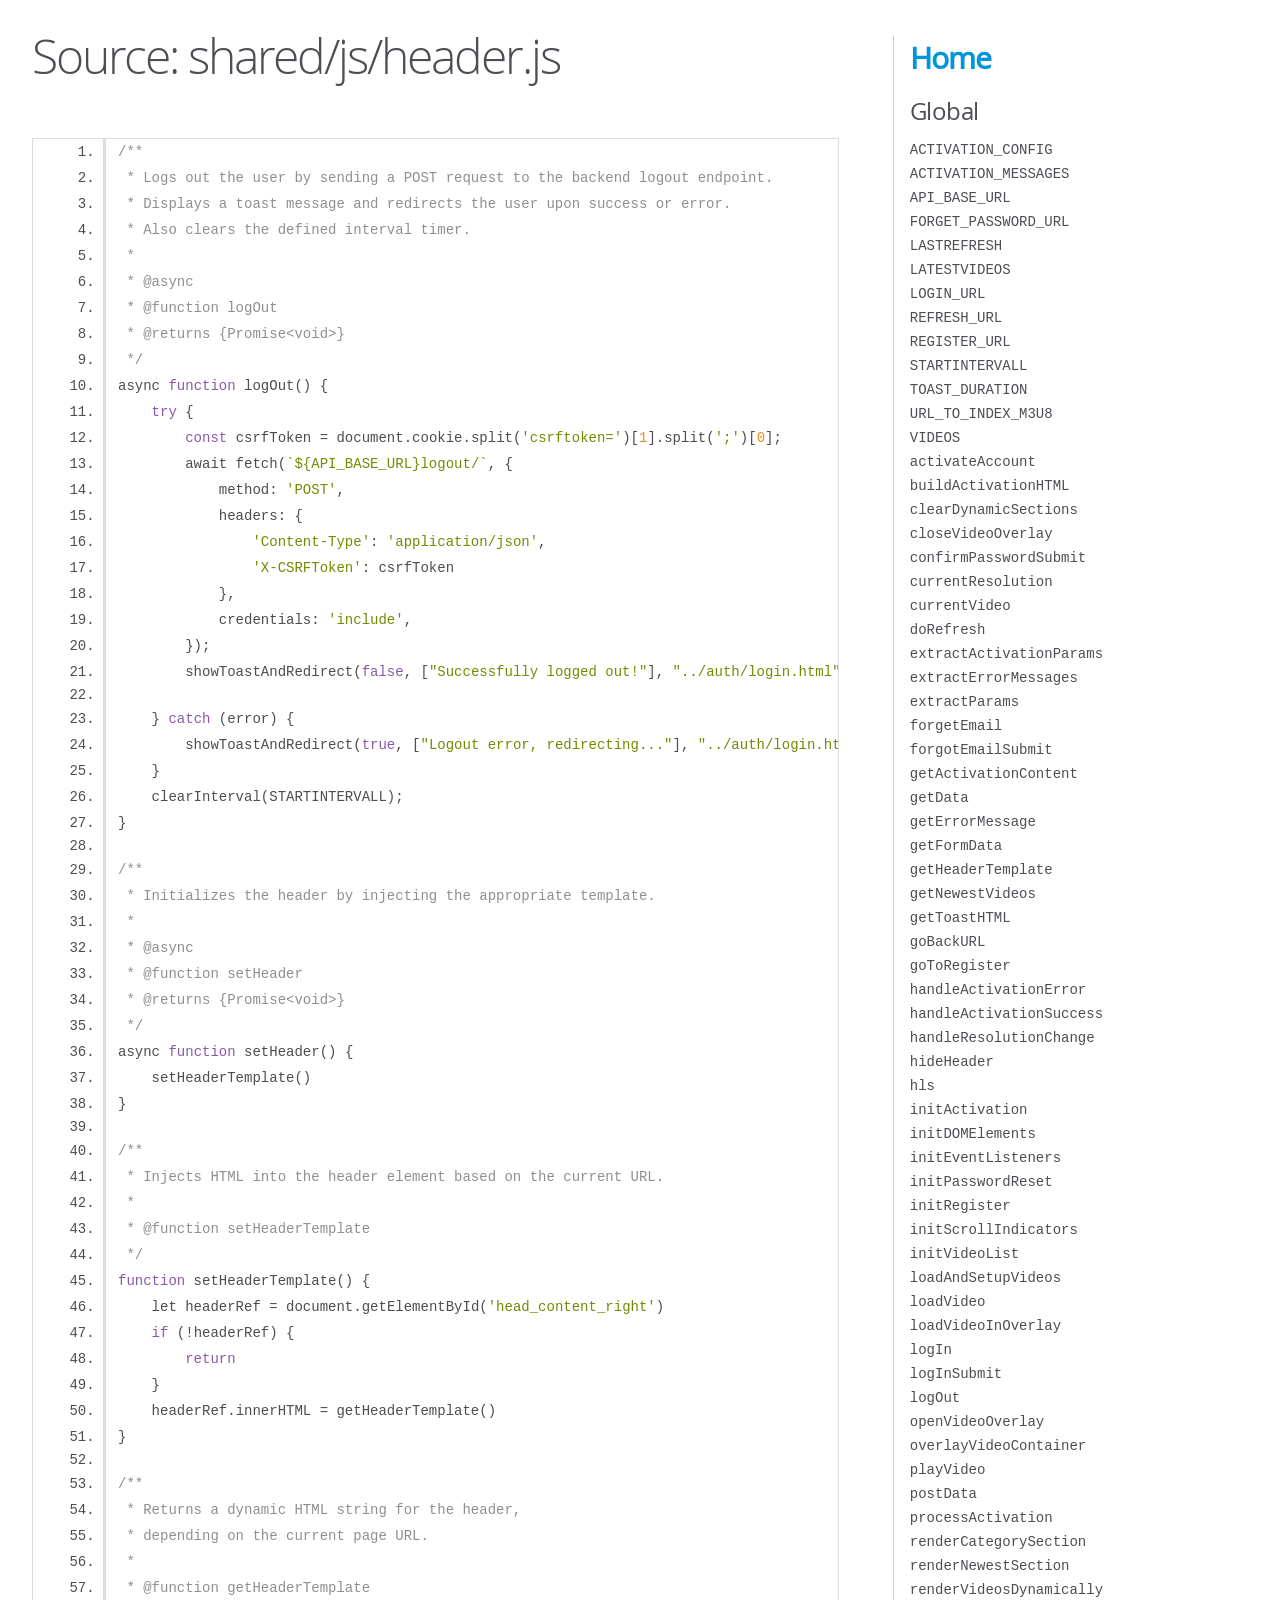
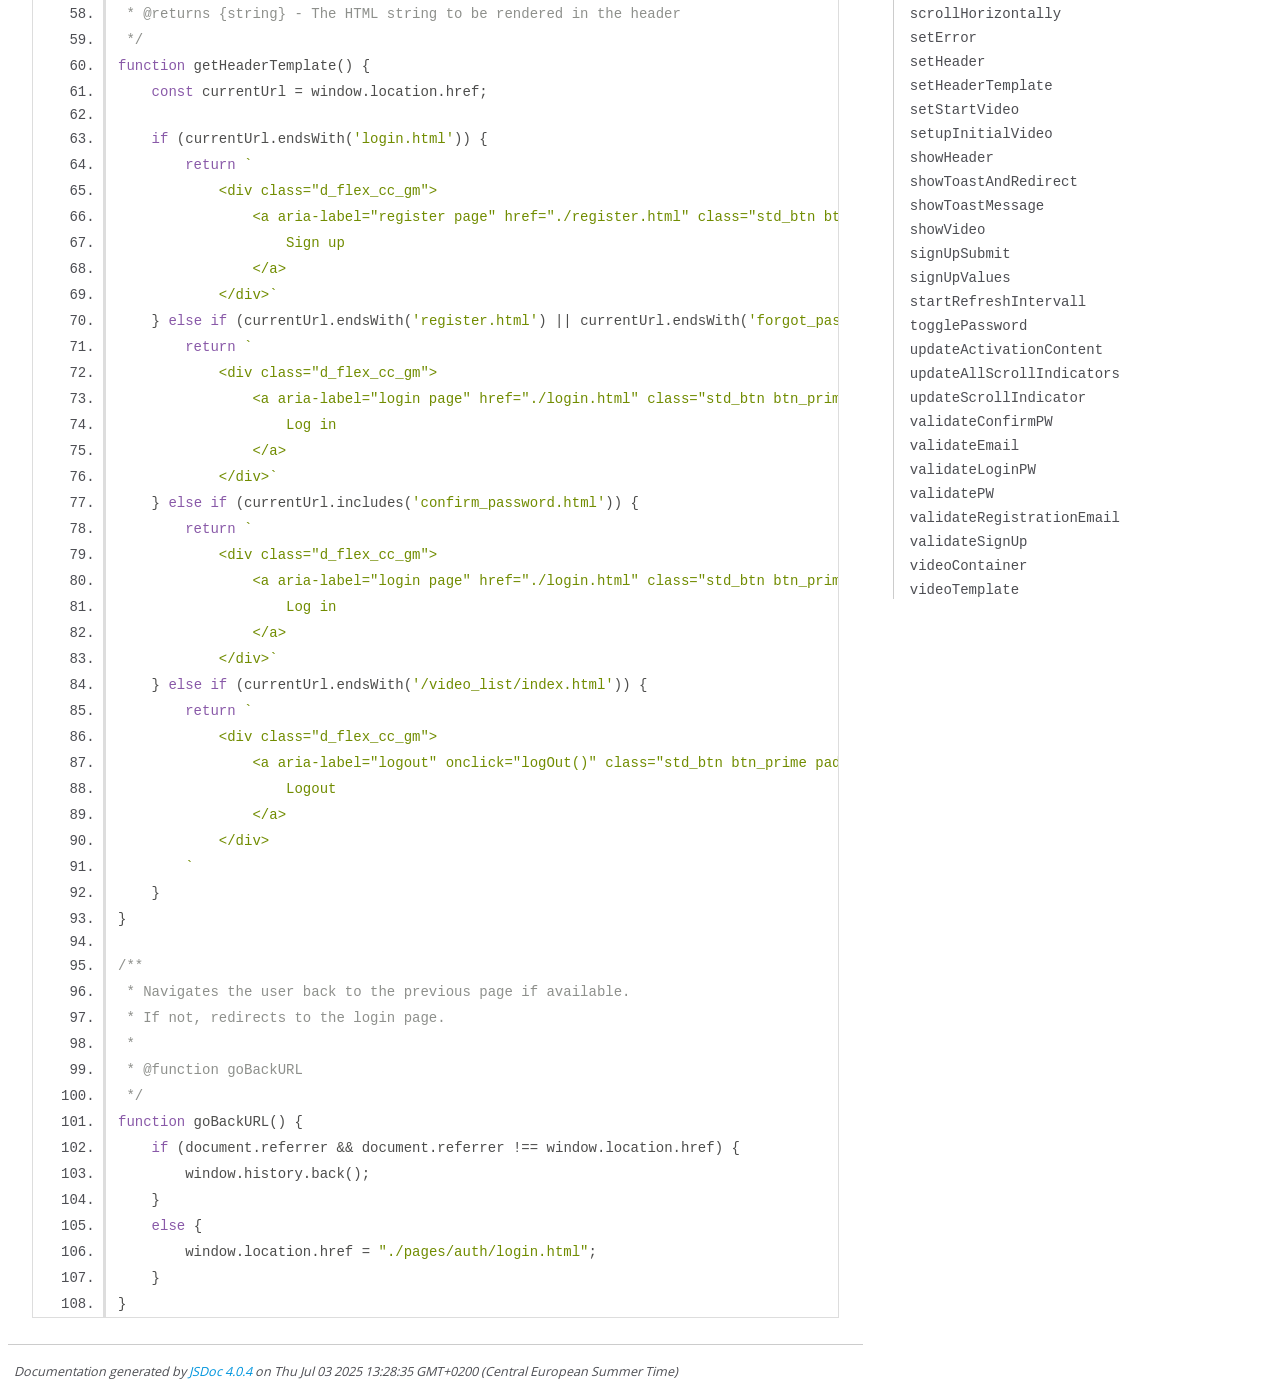
<file: docs/jsdoc/shared_js_header.js.html>
<!DOCTYPE html>
<html lang="en">
<head>
    <meta charset="utf-8">
    <title>JSDoc: Source: shared/js/header.js</title>

    <script src="scripts/prettify/prettify.js"> </script>
    <script src="scripts/prettify/lang-css.js"> </script>
    <!--[if lt IE 9]>
      <script src="//html5shiv.googlecode.com/svn/trunk/html5.js"></script>
    <![endif]-->
    <link type="text/css" rel="stylesheet" href="styles/prettify-tomorrow.css">
    <link type="text/css" rel="stylesheet" href="styles/jsdoc-default.css">
</head>

<body>

<div id="main">

    <h1 class="page-title">Source: shared/js/header.js</h1>

    



    
    <section>
        <article>
            <pre class="prettyprint source linenums"><code>/**
 * Logs out the user by sending a POST request to the backend logout endpoint.
 * Displays a toast message and redirects the user upon success or error.
 * Also clears the defined interval timer.
 *
 * @async
 * @function logOut
 * @returns {Promise&lt;void>}
 */
async function logOut() {
    try {
        const csrfToken = document.cookie.split('csrftoken=')[1].split(';')[0];
        await fetch(`${API_BASE_URL}logout/`, {
            method: 'POST',
            headers: {
                'Content-Type': 'application/json',
                'X-CSRFToken': csrfToken
            },
            credentials: 'include',
        });
        showToastAndRedirect(false, ["Successfully logged out!"], "../auth/login.html", TOAST_DURATION);

    } catch (error) {
        showToastAndRedirect(true, ["Logout error, redirecting..."], "../auth/login.html", TOAST_DURATION);
    }
    clearInterval(STARTINTERVALL);
}

/**
 * Initializes the header by injecting the appropriate template.
 *
 * @async
 * @function setHeader
 * @returns {Promise&lt;void>}
 */
async function setHeader() {
    setHeaderTemplate()
}

/**
 * Injects HTML into the header element based on the current URL.
 *
 * @function setHeaderTemplate
 */
function setHeaderTemplate() {
    let headerRef = document.getElementById('head_content_right')
    if (!headerRef) {
        return
    }
    headerRef.innerHTML = getHeaderTemplate()
}

/**
 * Returns a dynamic HTML string for the header,
 * depending on the current page URL.
 *
 * @function getHeaderTemplate
 * @returns {string} - The HTML string to be rendered in the header
 */
function getHeaderTemplate() {
    const currentUrl = window.location.href;

    if (currentUrl.endsWith('login.html')) {
        return `
            &lt;div class="d_flex_cc_gm">
                &lt;a aria-label="register page" href="./register.html" class="std_btn btn_prime pad_s d_flex_cc_gs">
                    Sign up
                &lt;/a>
            &lt;/div>`
    } else if (currentUrl.endsWith('register.html') || currentUrl.endsWith('forgot_password.html')) {
        return `
            &lt;div class="d_flex_cc_gm">
                &lt;a aria-label="login page" href="./login.html" class="std_btn btn_prime pad_s d_flex_cc_gs">
                    Log in
                &lt;/a>
            &lt;/div>`
    } else if (currentUrl.includes('confirm_password.html')) {
        return `
            &lt;div class="d_flex_cc_gm">
                &lt;a aria-label="login page" href="./login.html" class="std_btn btn_prime pad_s d_flex_cc_gs">
                    Log in
                &lt;/a>
            &lt;/div>`
    } else if (currentUrl.endsWith('/video_list/index.html')) {
        return `
            &lt;div class="d_flex_cc_gm">
                &lt;a aria-label="logout" onclick="logOut()" class="std_btn btn_prime pad_s d_flex_cc_gs"> 
                    Logout 
                &lt;/a>
            &lt;/div>
        `
    }
}

/**
 * Navigates the user back to the previous page if available.
 * If not, redirects to the login page.
 *
 * @function goBackURL
 */
function goBackURL() {
    if (document.referrer &amp;&amp; document.referrer !== window.location.href) {
        window.history.back();
    }
    else {
        window.location.href = "./pages/auth/login.html";
    }
}
</code></pre>
        </article>
    </section>




</div>

<nav>
    <h2><a href="index.html">Home</a></h2><h3>Global</h3><ul><li><a href="global.html#ACTIVATION_CONFIG">ACTIVATION_CONFIG</a></li><li><a href="global.html#ACTIVATION_MESSAGES">ACTIVATION_MESSAGES</a></li><li><a href="global.html#API_BASE_URL">API_BASE_URL</a></li><li><a href="global.html#FORGET_PASSWORD_URL">FORGET_PASSWORD_URL</a></li><li><a href="global.html#LASTREFRESH">LASTREFRESH</a></li><li><a href="global.html#LATESTVIDEOS">LATESTVIDEOS</a></li><li><a href="global.html#LOGIN_URL">LOGIN_URL</a></li><li><a href="global.html#REFRESH_URL">REFRESH_URL</a></li><li><a href="global.html#REGISTER_URL">REGISTER_URL</a></li><li><a href="global.html#STARTINTERVALL">STARTINTERVALL</a></li><li><a href="global.html#TOAST_DURATION">TOAST_DURATION</a></li><li><a href="global.html#URL_TO_INDEX_M3U8">URL_TO_INDEX_M3U8</a></li><li><a href="global.html#VIDEOS">VIDEOS</a></li><li><a href="global.html#activateAccount">activateAccount</a></li><li><a href="global.html#buildActivationHTML">buildActivationHTML</a></li><li><a href="global.html#clearDynamicSections">clearDynamicSections</a></li><li><a href="global.html#closeVideoOverlay">closeVideoOverlay</a></li><li><a href="global.html#confirmPasswordSubmit">confirmPasswordSubmit</a></li><li><a href="global.html#currentResolution">currentResolution</a></li><li><a href="global.html#currentVideo">currentVideo</a></li><li><a href="global.html#doRefresh">doRefresh</a></li><li><a href="global.html#extractActivationParams">extractActivationParams</a></li><li><a href="global.html#extractErrorMessages">extractErrorMessages</a></li><li><a href="global.html#extractParams">extractParams</a></li><li><a href="global.html#forgetEmail">forgetEmail</a></li><li><a href="global.html#forgotEmailSubmit">forgotEmailSubmit</a></li><li><a href="global.html#getActivationContent">getActivationContent</a></li><li><a href="global.html#getData">getData</a></li><li><a href="global.html#getErrorMessage">getErrorMessage</a></li><li><a href="global.html#getFormData">getFormData</a></li><li><a href="global.html#getHeaderTemplate">getHeaderTemplate</a></li><li><a href="global.html#getNewestVideos">getNewestVideos</a></li><li><a href="global.html#getToastHTML">getToastHTML</a></li><li><a href="global.html#goBackURL">goBackURL</a></li><li><a href="global.html#goToRegister">goToRegister</a></li><li><a href="global.html#handleActivationError">handleActivationError</a></li><li><a href="global.html#handleActivationSuccess">handleActivationSuccess</a></li><li><a href="global.html#handleResolutionChange">handleResolutionChange</a></li><li><a href="global.html#hideHeader">hideHeader</a></li><li><a href="global.html#hls">hls</a></li><li><a href="global.html#initActivation">initActivation</a></li><li><a href="global.html#initDOMElements">initDOMElements</a></li><li><a href="global.html#initEventListeners">initEventListeners</a></li><li><a href="global.html#initPasswordReset">initPasswordReset</a></li><li><a href="global.html#initRegister">initRegister</a></li><li><a href="global.html#initScrollIndicators">initScrollIndicators</a></li><li><a href="global.html#initVideoList">initVideoList</a></li><li><a href="global.html#loadAndSetupVideos">loadAndSetupVideos</a></li><li><a href="global.html#loadVideo">loadVideo</a></li><li><a href="global.html#loadVideoInOverlay">loadVideoInOverlay</a></li><li><a href="global.html#logIn">logIn</a></li><li><a href="global.html#logInSubmit">logInSubmit</a></li><li><a href="global.html#logOut">logOut</a></li><li><a href="global.html#openVideoOverlay">openVideoOverlay</a></li><li><a href="global.html#overlayVideoContainer">overlayVideoContainer</a></li><li><a href="global.html#playVideo">playVideo</a></li><li><a href="global.html#postData">postData</a></li><li><a href="global.html#processActivation">processActivation</a></li><li><a href="global.html#renderCategorySection">renderCategorySection</a></li><li><a href="global.html#renderNewestSection">renderNewestSection</a></li><li><a href="global.html#renderVideosDynamically">renderVideosDynamically</a></li><li><a href="global.html#scrollHorizontally">scrollHorizontally</a></li><li><a href="global.html#setError">setError</a></li><li><a href="global.html#setHeader">setHeader</a></li><li><a href="global.html#setHeaderTemplate">setHeaderTemplate</a></li><li><a href="global.html#setStartVideo">setStartVideo</a></li><li><a href="global.html#setupInitialVideo">setupInitialVideo</a></li><li><a href="global.html#showHeader">showHeader</a></li><li><a href="global.html#showToastAndRedirect">showToastAndRedirect</a></li><li><a href="global.html#showToastMessage">showToastMessage</a></li><li><a href="global.html#showVideo">showVideo</a></li><li><a href="global.html#signUpSubmit">signUpSubmit</a></li><li><a href="global.html#signUpValues">signUpValues</a></li><li><a href="global.html#startRefreshIntervall">startRefreshIntervall</a></li><li><a href="global.html#togglePassword">togglePassword</a></li><li><a href="global.html#updateActivationContent">updateActivationContent</a></li><li><a href="global.html#updateAllScrollIndicators">updateAllScrollIndicators</a></li><li><a href="global.html#updateScrollIndicator">updateScrollIndicator</a></li><li><a href="global.html#validateConfirmPW">validateConfirmPW</a></li><li><a href="global.html#validateEmail">validateEmail</a></li><li><a href="global.html#validateLoginPW">validateLoginPW</a></li><li><a href="global.html#validatePW">validatePW</a></li><li><a href="global.html#validateRegistrationEmail">validateRegistrationEmail</a></li><li><a href="global.html#validateSignUp">validateSignUp</a></li><li><a href="global.html#videoContainer">videoContainer</a></li><li><a href="global.html#videoTemplate">videoTemplate</a></li></ul>
</nav>

<br class="clear">

<footer>
    Documentation generated by <a href="https://github.com/jsdoc/jsdoc">JSDoc 4.0.4</a> on Thu Jul 03 2025 13:28:35 GMT+0200 (Central European Summer Time)
</footer>

<script> prettyPrint(); </script>
<script src="scripts/linenumber.js"> </script>
</body>
</html>
</file>
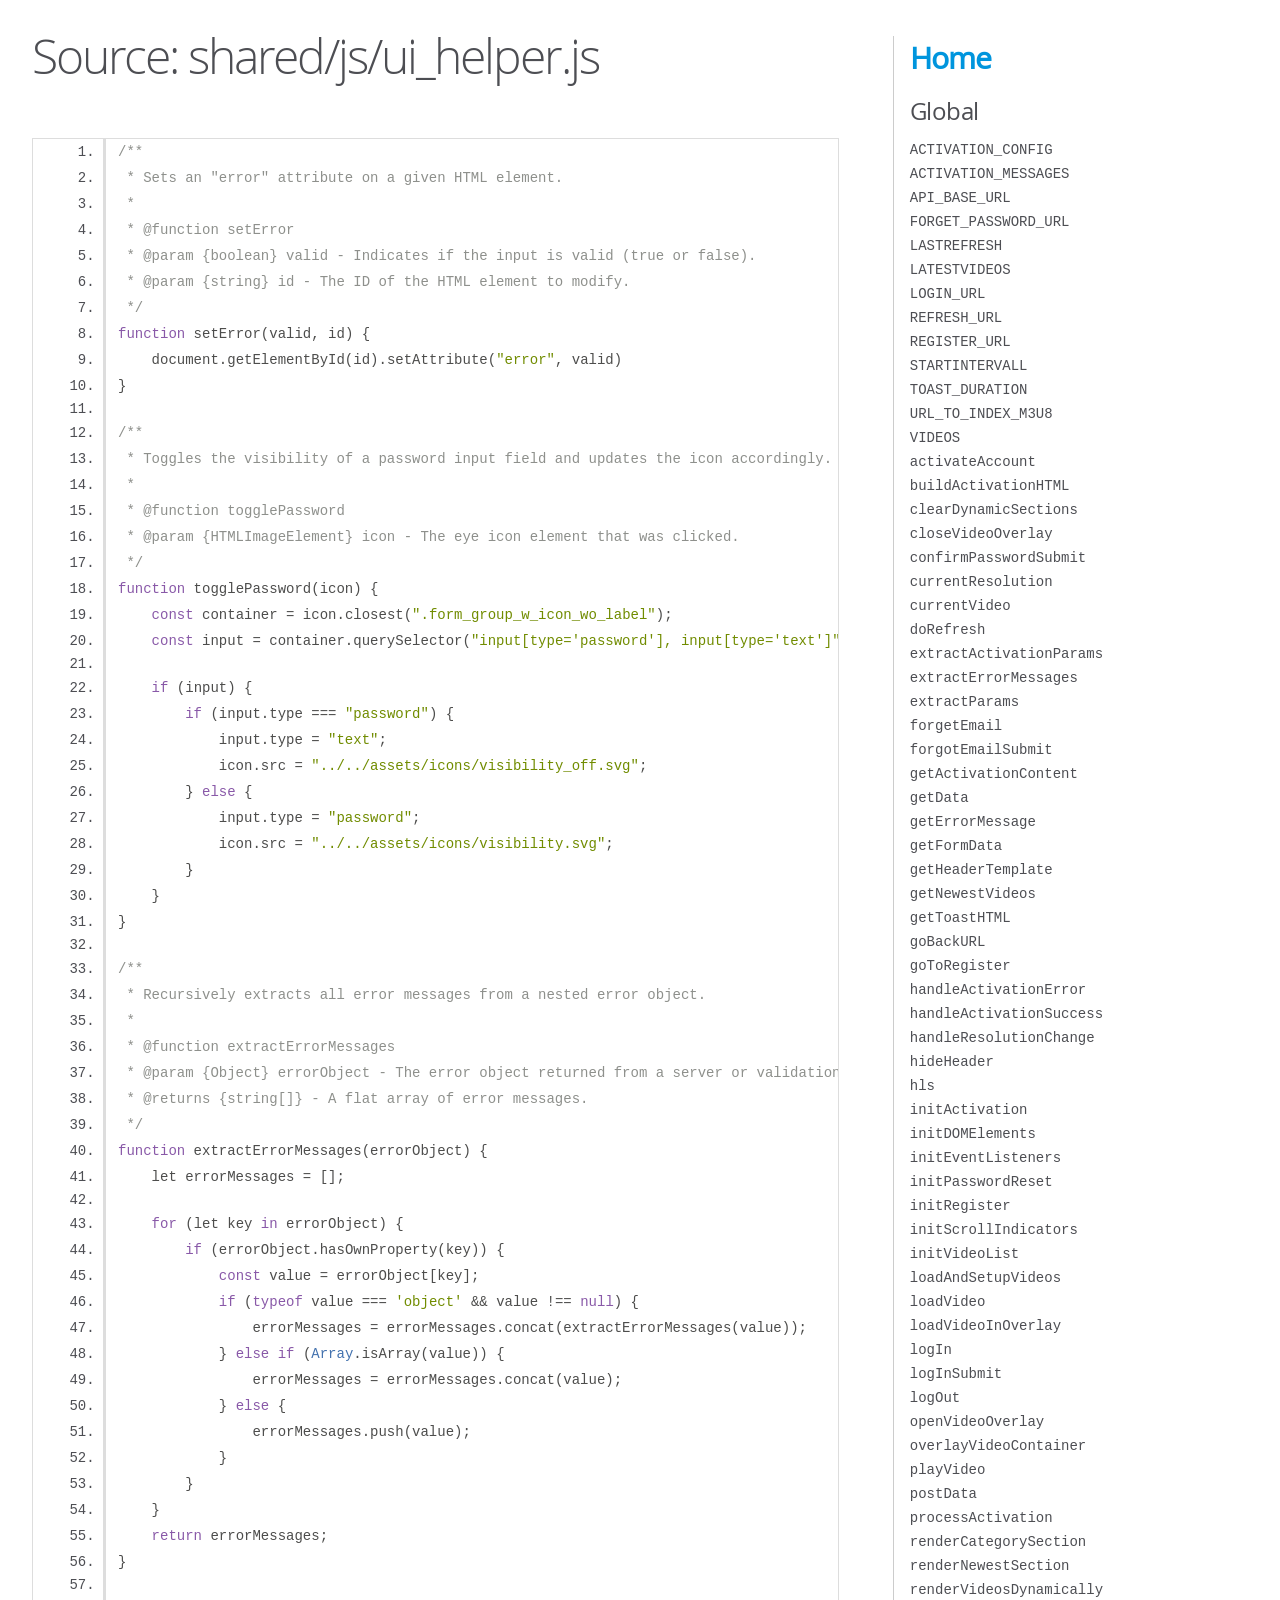
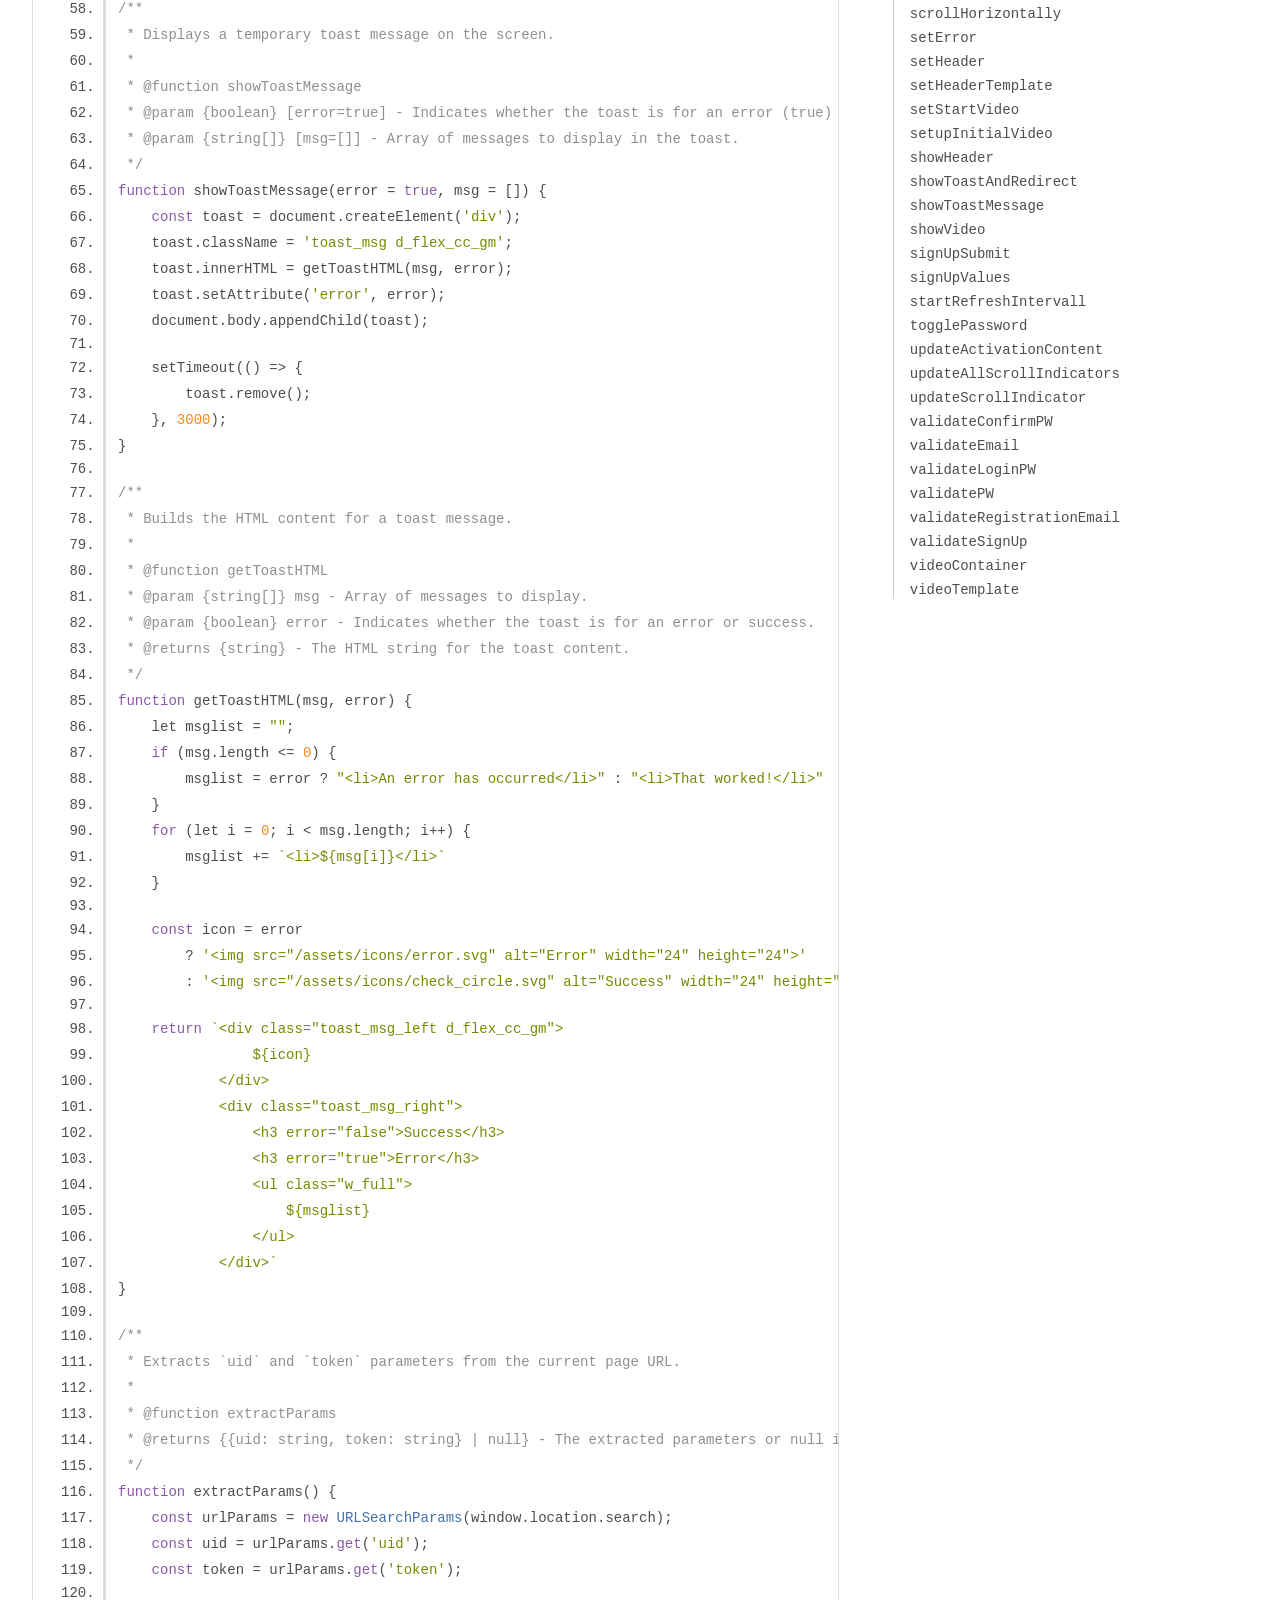
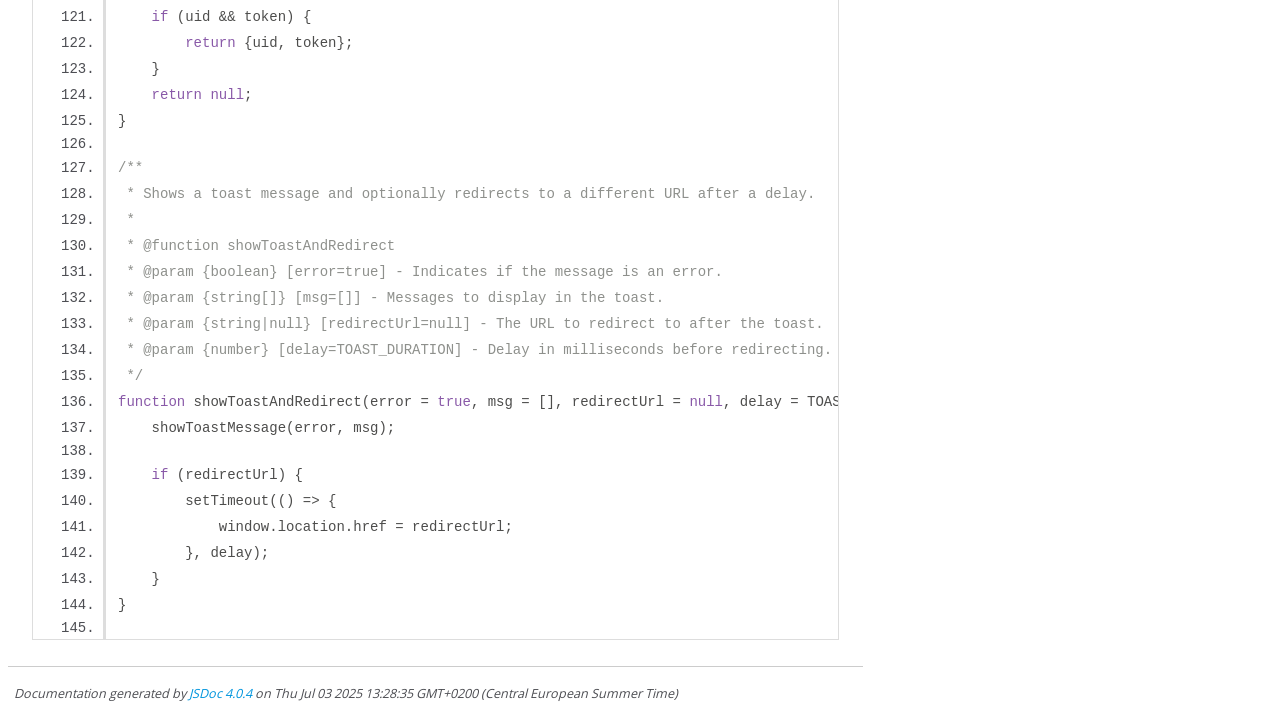
<file: docs/jsdoc/shared_js_ui_helper.js.html>
<!DOCTYPE html>
<html lang="en">
<head>
    <meta charset="utf-8">
    <title>JSDoc: Source: shared/js/ui_helper.js</title>

    <script src="scripts/prettify/prettify.js"> </script>
    <script src="scripts/prettify/lang-css.js"> </script>
    <!--[if lt IE 9]>
      <script src="//html5shiv.googlecode.com/svn/trunk/html5.js"></script>
    <![endif]-->
    <link type="text/css" rel="stylesheet" href="styles/prettify-tomorrow.css">
    <link type="text/css" rel="stylesheet" href="styles/jsdoc-default.css">
</head>

<body>

<div id="main">

    <h1 class="page-title">Source: shared/js/ui_helper.js</h1>

    



    
    <section>
        <article>
            <pre class="prettyprint source linenums"><code>/**
 * Sets an "error" attribute on a given HTML element.
 *
 * @function setError
 * @param {boolean} valid - Indicates if the input is valid (true or false).
 * @param {string} id - The ID of the HTML element to modify.
 */
function setError(valid, id) {
    document.getElementById(id).setAttribute("error", valid)
}

/**
 * Toggles the visibility of a password input field and updates the icon accordingly.
 *
 * @function togglePassword
 * @param {HTMLImageElement} icon - The eye icon element that was clicked.
 */
function togglePassword(icon) {
    const container = icon.closest(".form_group_w_icon_wo_label");
    const input = container.querySelector("input[type='password'], input[type='text']");

    if (input) {
        if (input.type === "password") {
            input.type = "text";
            icon.src = "../../assets/icons/visibility_off.svg";
        } else {
            input.type = "password";
            icon.src = "../../assets/icons/visibility.svg";
        }
    }
}

/**
 * Recursively extracts all error messages from a nested error object.
 *
 * @function extractErrorMessages
 * @param {Object} errorObject - The error object returned from a server or validation.
 * @returns {string[]} - A flat array of error messages.
 */
function extractErrorMessages(errorObject) {
    let errorMessages = [];

    for (let key in errorObject) {
        if (errorObject.hasOwnProperty(key)) {
            const value = errorObject[key];
            if (typeof value === 'object' &amp;&amp; value !== null) {
                errorMessages = errorMessages.concat(extractErrorMessages(value));
            } else if (Array.isArray(value)) {
                errorMessages = errorMessages.concat(value);
            } else {
                errorMessages.push(value);
            }
        }
    }
    return errorMessages;
}

/**
 * Displays a temporary toast message on the screen.
 *
 * @function showToastMessage
 * @param {boolean} [error=true] - Indicates whether the toast is for an error (true) or success (false).
 * @param {string[]} [msg=[]] - Array of messages to display in the toast.
 */
function showToastMessage(error = true, msg = []) {
    const toast = document.createElement('div');
    toast.className = 'toast_msg d_flex_cc_gm';
    toast.innerHTML = getToastHTML(msg, error);
    toast.setAttribute('error', error);
    document.body.appendChild(toast);

    setTimeout(() => {
        toast.remove();
    }, 3000);
}

/**
 * Builds the HTML content for a toast message.
 *
 * @function getToastHTML
 * @param {string[]} msg - Array of messages to display.
 * @param {boolean} error - Indicates whether the toast is for an error or success.
 * @returns {string} - The HTML string for the toast content.
 */
function getToastHTML(msg, error) {
    let msglist = "";
    if (msg.length &lt;= 0) {
        msglist = error ? "&lt;li>An error has occurred&lt;/li>" : "&lt;li>That worked!&lt;/li>"
    }
    for (let i = 0; i &lt; msg.length; i++) {
        msglist += `&lt;li>${msg[i]}&lt;/li>`
    }

    const icon = error
        ? '&lt;img src="/assets/icons/error.svg" alt="Error" width="24" height="24">'
        : '&lt;img src="/assets/icons/check_circle.svg" alt="Success" width="24" height="24">';

    return `&lt;div class="toast_msg_left d_flex_cc_gm">
                ${icon}
            &lt;/div>
            &lt;div class="toast_msg_right">
                &lt;h3 error="false">Success&lt;/h3>
                &lt;h3 error="true">Error&lt;/h3>
                &lt;ul class="w_full">
                    ${msglist}
                &lt;/ul>
            &lt;/div>`
}

/**
 * Extracts `uid` and `token` parameters from the current page URL.
 *
 * @function extractParams
 * @returns {{uid: string, token: string} | null} - The extracted parameters or null if missing.
 */
function extractParams() {
    const urlParams = new URLSearchParams(window.location.search);
    const uid = urlParams.get('uid');
    const token = urlParams.get('token');

    if (uid &amp;&amp; token) {
        return {uid, token};
    }
    return null;
}

/**
 * Shows a toast message and optionally redirects to a different URL after a delay.
 *
 * @function showToastAndRedirect
 * @param {boolean} [error=true] - Indicates if the message is an error.
 * @param {string[]} [msg=[]] - Messages to display in the toast.
 * @param {string|null} [redirectUrl=null] - The URL to redirect to after the toast.
 * @param {number} [delay=TOAST_DURATION] - Delay in milliseconds before redirecting.
 */
function showToastAndRedirect(error = true, msg = [], redirectUrl = null, delay = TOAST_DURATION) {
    showToastMessage(error, msg);

    if (redirectUrl) {
        setTimeout(() => {
            window.location.href = redirectUrl;
        }, delay);
    }
}

</code></pre>
        </article>
    </section>




</div>

<nav>
    <h2><a href="index.html">Home</a></h2><h3>Global</h3><ul><li><a href="global.html#ACTIVATION_CONFIG">ACTIVATION_CONFIG</a></li><li><a href="global.html#ACTIVATION_MESSAGES">ACTIVATION_MESSAGES</a></li><li><a href="global.html#API_BASE_URL">API_BASE_URL</a></li><li><a href="global.html#FORGET_PASSWORD_URL">FORGET_PASSWORD_URL</a></li><li><a href="global.html#LASTREFRESH">LASTREFRESH</a></li><li><a href="global.html#LATESTVIDEOS">LATESTVIDEOS</a></li><li><a href="global.html#LOGIN_URL">LOGIN_URL</a></li><li><a href="global.html#REFRESH_URL">REFRESH_URL</a></li><li><a href="global.html#REGISTER_URL">REGISTER_URL</a></li><li><a href="global.html#STARTINTERVALL">STARTINTERVALL</a></li><li><a href="global.html#TOAST_DURATION">TOAST_DURATION</a></li><li><a href="global.html#URL_TO_INDEX_M3U8">URL_TO_INDEX_M3U8</a></li><li><a href="global.html#VIDEOS">VIDEOS</a></li><li><a href="global.html#activateAccount">activateAccount</a></li><li><a href="global.html#buildActivationHTML">buildActivationHTML</a></li><li><a href="global.html#clearDynamicSections">clearDynamicSections</a></li><li><a href="global.html#closeVideoOverlay">closeVideoOverlay</a></li><li><a href="global.html#confirmPasswordSubmit">confirmPasswordSubmit</a></li><li><a href="global.html#currentResolution">currentResolution</a></li><li><a href="global.html#currentVideo">currentVideo</a></li><li><a href="global.html#doRefresh">doRefresh</a></li><li><a href="global.html#extractActivationParams">extractActivationParams</a></li><li><a href="global.html#extractErrorMessages">extractErrorMessages</a></li><li><a href="global.html#extractParams">extractParams</a></li><li><a href="global.html#forgetEmail">forgetEmail</a></li><li><a href="global.html#forgotEmailSubmit">forgotEmailSubmit</a></li><li><a href="global.html#getActivationContent">getActivationContent</a></li><li><a href="global.html#getData">getData</a></li><li><a href="global.html#getErrorMessage">getErrorMessage</a></li><li><a href="global.html#getFormData">getFormData</a></li><li><a href="global.html#getHeaderTemplate">getHeaderTemplate</a></li><li><a href="global.html#getNewestVideos">getNewestVideos</a></li><li><a href="global.html#getToastHTML">getToastHTML</a></li><li><a href="global.html#goBackURL">goBackURL</a></li><li><a href="global.html#goToRegister">goToRegister</a></li><li><a href="global.html#handleActivationError">handleActivationError</a></li><li><a href="global.html#handleActivationSuccess">handleActivationSuccess</a></li><li><a href="global.html#handleResolutionChange">handleResolutionChange</a></li><li><a href="global.html#hideHeader">hideHeader</a></li><li><a href="global.html#hls">hls</a></li><li><a href="global.html#initActivation">initActivation</a></li><li><a href="global.html#initDOMElements">initDOMElements</a></li><li><a href="global.html#initEventListeners">initEventListeners</a></li><li><a href="global.html#initPasswordReset">initPasswordReset</a></li><li><a href="global.html#initRegister">initRegister</a></li><li><a href="global.html#initScrollIndicators">initScrollIndicators</a></li><li><a href="global.html#initVideoList">initVideoList</a></li><li><a href="global.html#loadAndSetupVideos">loadAndSetupVideos</a></li><li><a href="global.html#loadVideo">loadVideo</a></li><li><a href="global.html#loadVideoInOverlay">loadVideoInOverlay</a></li><li><a href="global.html#logIn">logIn</a></li><li><a href="global.html#logInSubmit">logInSubmit</a></li><li><a href="global.html#logOut">logOut</a></li><li><a href="global.html#openVideoOverlay">openVideoOverlay</a></li><li><a href="global.html#overlayVideoContainer">overlayVideoContainer</a></li><li><a href="global.html#playVideo">playVideo</a></li><li><a href="global.html#postData">postData</a></li><li><a href="global.html#processActivation">processActivation</a></li><li><a href="global.html#renderCategorySection">renderCategorySection</a></li><li><a href="global.html#renderNewestSection">renderNewestSection</a></li><li><a href="global.html#renderVideosDynamically">renderVideosDynamically</a></li><li><a href="global.html#scrollHorizontally">scrollHorizontally</a></li><li><a href="global.html#setError">setError</a></li><li><a href="global.html#setHeader">setHeader</a></li><li><a href="global.html#setHeaderTemplate">setHeaderTemplate</a></li><li><a href="global.html#setStartVideo">setStartVideo</a></li><li><a href="global.html#setupInitialVideo">setupInitialVideo</a></li><li><a href="global.html#showHeader">showHeader</a></li><li><a href="global.html#showToastAndRedirect">showToastAndRedirect</a></li><li><a href="global.html#showToastMessage">showToastMessage</a></li><li><a href="global.html#showVideo">showVideo</a></li><li><a href="global.html#signUpSubmit">signUpSubmit</a></li><li><a href="global.html#signUpValues">signUpValues</a></li><li><a href="global.html#startRefreshIntervall">startRefreshIntervall</a></li><li><a href="global.html#togglePassword">togglePassword</a></li><li><a href="global.html#updateActivationContent">updateActivationContent</a></li><li><a href="global.html#updateAllScrollIndicators">updateAllScrollIndicators</a></li><li><a href="global.html#updateScrollIndicator">updateScrollIndicator</a></li><li><a href="global.html#validateConfirmPW">validateConfirmPW</a></li><li><a href="global.html#validateEmail">validateEmail</a></li><li><a href="global.html#validateLoginPW">validateLoginPW</a></li><li><a href="global.html#validatePW">validatePW</a></li><li><a href="global.html#validateRegistrationEmail">validateRegistrationEmail</a></li><li><a href="global.html#validateSignUp">validateSignUp</a></li><li><a href="global.html#videoContainer">videoContainer</a></li><li><a href="global.html#videoTemplate">videoTemplate</a></li></ul>
</nav>

<br class="clear">

<footer>
    Documentation generated by <a href="https://github.com/jsdoc/jsdoc">JSDoc 4.0.4</a> on Thu Jul 03 2025 13:28:35 GMT+0200 (Central European Summer Time)
</footer>

<script> prettyPrint(); </script>
<script src="scripts/linenumber.js"> </script>
</body>
</html>
</file>
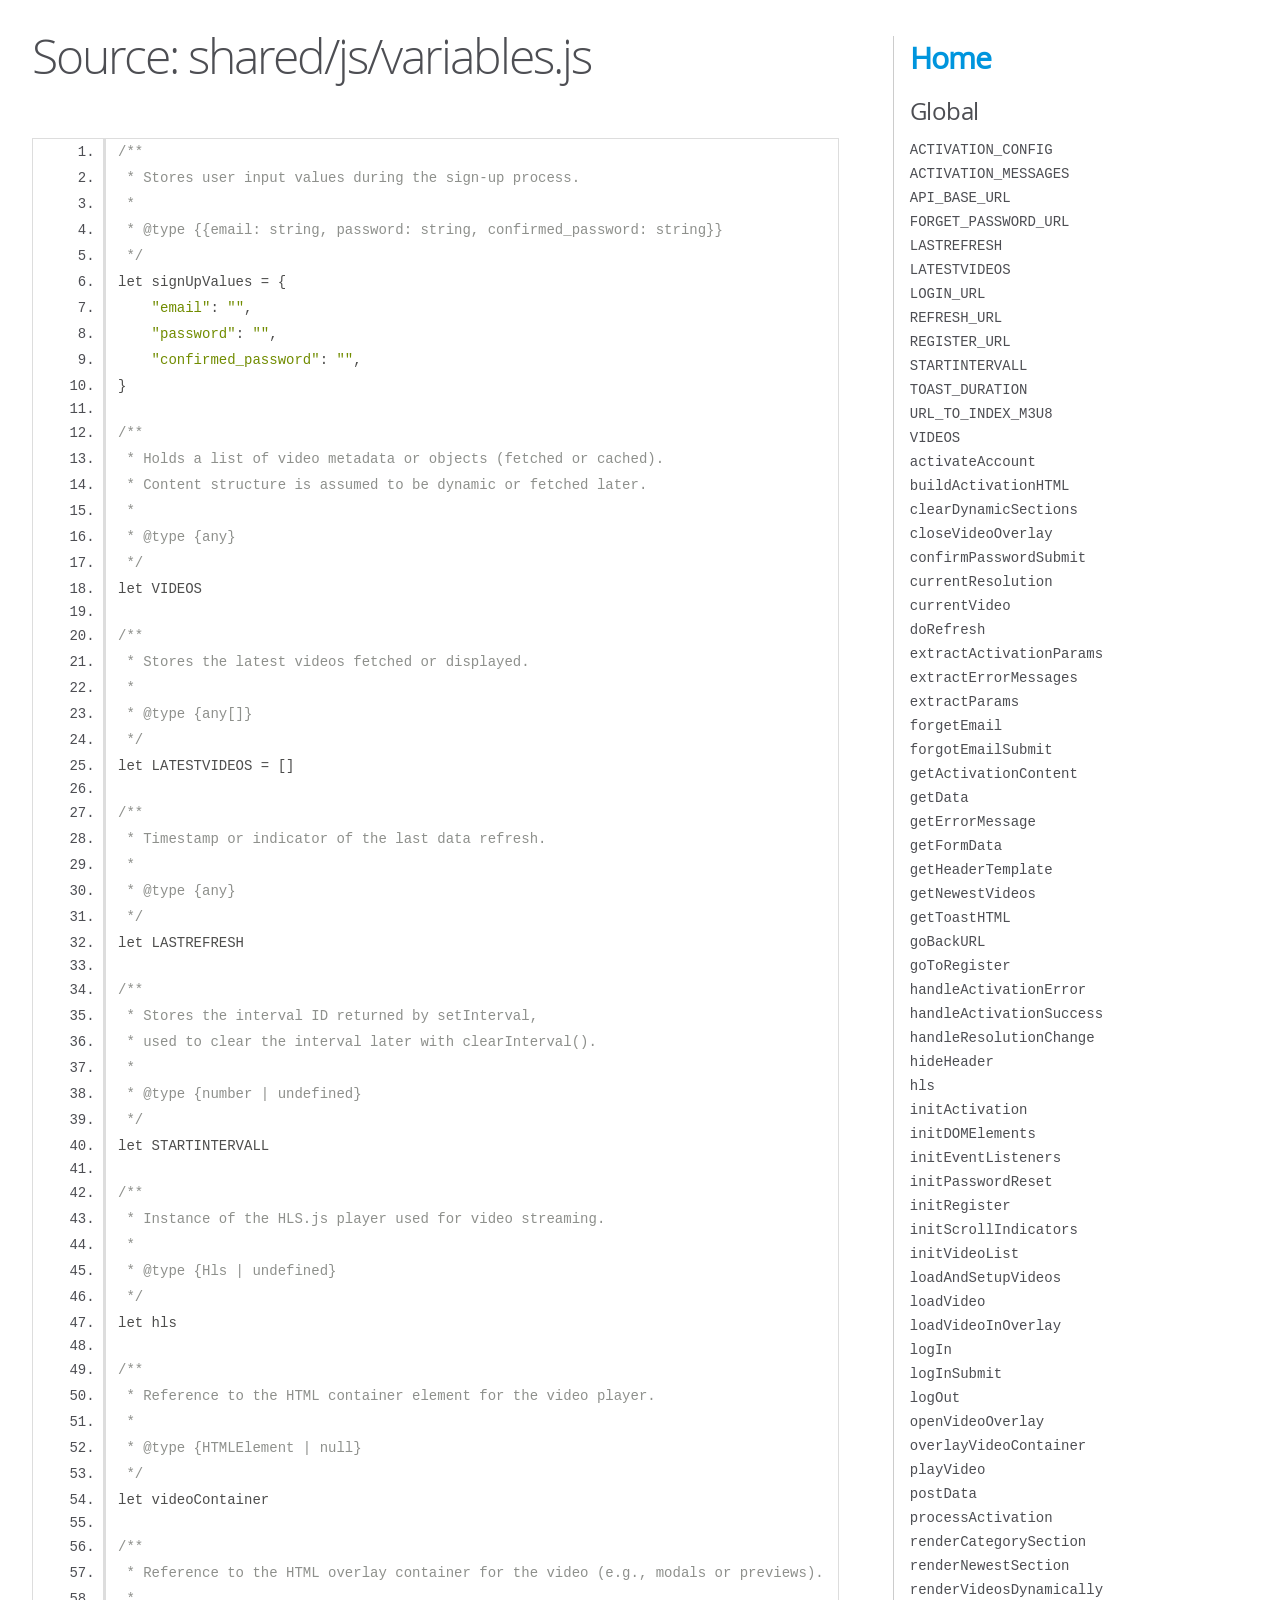
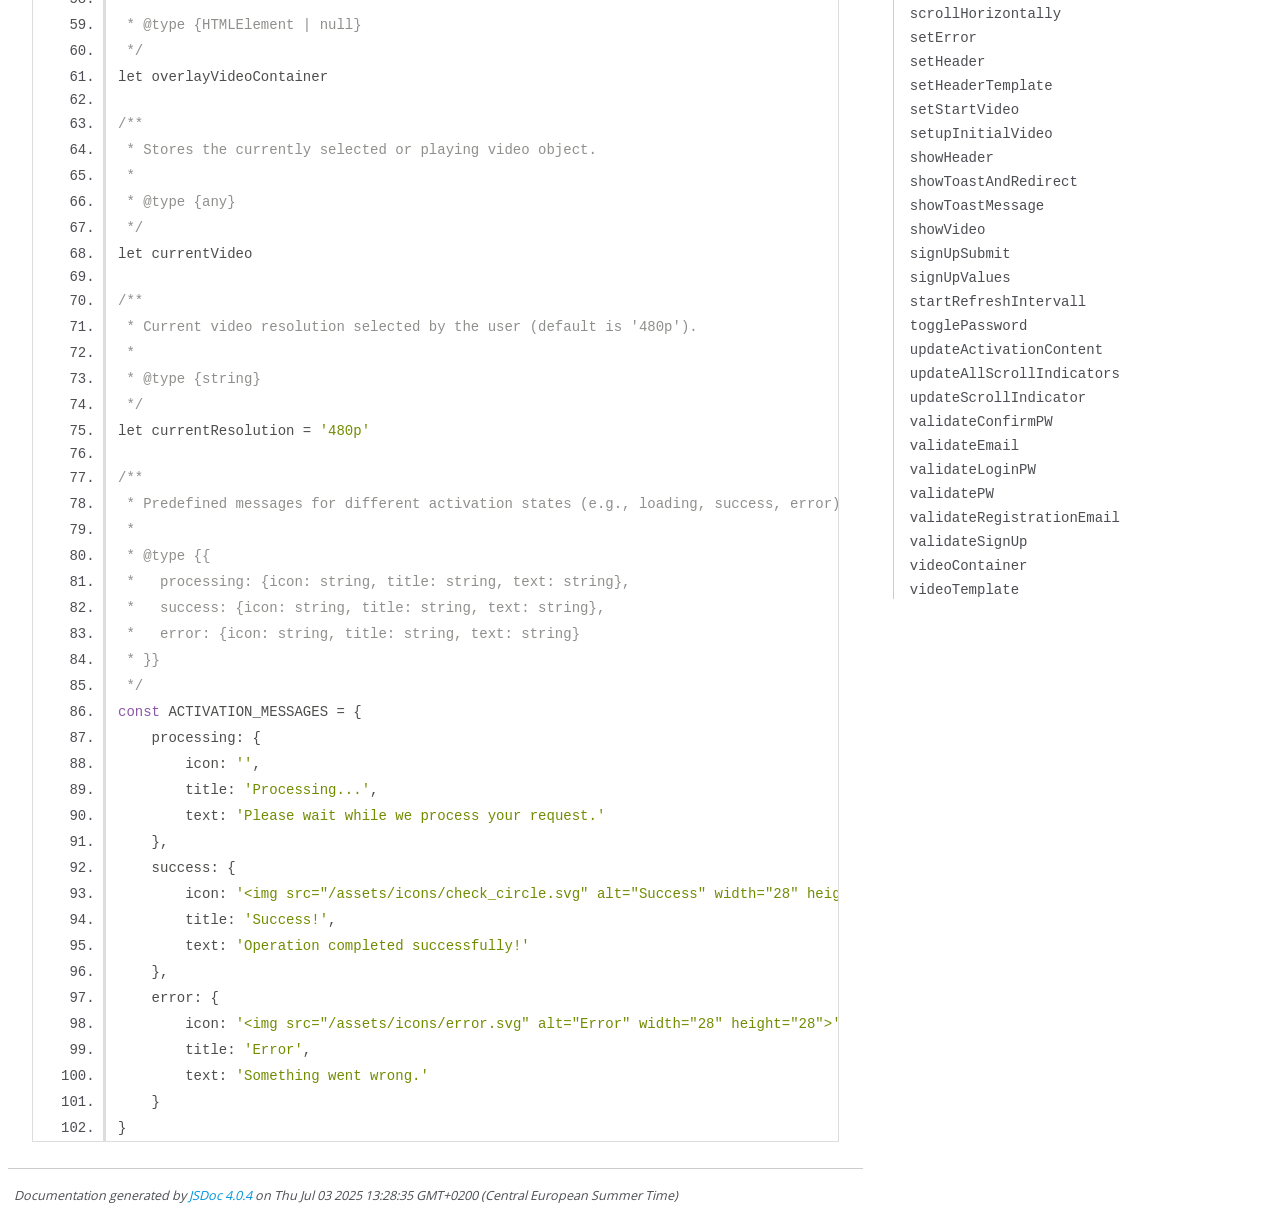
<file: docs/jsdoc/shared_js_variables.js.html>
<!DOCTYPE html>
<html lang="en">
<head>
    <meta charset="utf-8">
    <title>JSDoc: Source: shared/js/variables.js</title>

    <script src="scripts/prettify/prettify.js"> </script>
    <script src="scripts/prettify/lang-css.js"> </script>
    <!--[if lt IE 9]>
      <script src="//html5shiv.googlecode.com/svn/trunk/html5.js"></script>
    <![endif]-->
    <link type="text/css" rel="stylesheet" href="styles/prettify-tomorrow.css">
    <link type="text/css" rel="stylesheet" href="styles/jsdoc-default.css">
</head>

<body>

<div id="main">

    <h1 class="page-title">Source: shared/js/variables.js</h1>

    



    
    <section>
        <article>
            <pre class="prettyprint source linenums"><code>/**
 * Stores user input values during the sign-up process.
 *
 * @type {{email: string, password: string, confirmed_password: string}}
 */
let signUpValues = {
    "email": "",
    "password": "",
    "confirmed_password": "",
}

/**
 * Holds a list of video metadata or objects (fetched or cached).
 * Content structure is assumed to be dynamic or fetched later.
 *
 * @type {any}
 */
let VIDEOS

/**
 * Stores the latest videos fetched or displayed.
 *
 * @type {any[]}
 */
let LATESTVIDEOS = []

/**
 * Timestamp or indicator of the last data refresh.
 *
 * @type {any}
 */
let LASTREFRESH

/**
 * Stores the interval ID returned by setInterval,
 * used to clear the interval later with clearInterval().
 *
 * @type {number | undefined}
 */
let STARTINTERVALL

/**
 * Instance of the HLS.js player used for video streaming.
 *
 * @type {Hls | undefined}
 */
let hls

/**
 * Reference to the HTML container element for the video player.
 *
 * @type {HTMLElement | null}
 */
let videoContainer

/**
 * Reference to the HTML overlay container for the video (e.g., modals or previews).
 *
 * @type {HTMLElement | null}
 */
let overlayVideoContainer

/**
 * Stores the currently selected or playing video object.
 *
 * @type {any}
 */
let currentVideo

/**
 * Current video resolution selected by the user (default is '480p').
 *
 * @type {string}
 */
let currentResolution = '480p'

/**
 * Predefined messages for different activation states (e.g., loading, success, error).
 *
 * @type {{
 *   processing: {icon: string, title: string, text: string},
 *   success: {icon: string, title: string, text: string},
 *   error: {icon: string, title: string, text: string}
 * }}
 */
const ACTIVATION_MESSAGES = {
    processing: {
        icon: '',
        title: 'Processing...',
        text: 'Please wait while we process your request.'
    },
    success: {
        icon: '&lt;img src="/assets/icons/check_circle.svg" alt="Success" width="28" height="28">',
        title: 'Success!',
        text: 'Operation completed successfully!'
    },
    error: {
        icon: '&lt;img src="/assets/icons/error.svg" alt="Error" width="28" height="28">',
        title: 'Error',
        text: 'Something went wrong.'
    }
}
</code></pre>
        </article>
    </section>




</div>

<nav>
    <h2><a href="index.html">Home</a></h2><h3>Global</h3><ul><li><a href="global.html#ACTIVATION_CONFIG">ACTIVATION_CONFIG</a></li><li><a href="global.html#ACTIVATION_MESSAGES">ACTIVATION_MESSAGES</a></li><li><a href="global.html#API_BASE_URL">API_BASE_URL</a></li><li><a href="global.html#FORGET_PASSWORD_URL">FORGET_PASSWORD_URL</a></li><li><a href="global.html#LASTREFRESH">LASTREFRESH</a></li><li><a href="global.html#LATESTVIDEOS">LATESTVIDEOS</a></li><li><a href="global.html#LOGIN_URL">LOGIN_URL</a></li><li><a href="global.html#REFRESH_URL">REFRESH_URL</a></li><li><a href="global.html#REGISTER_URL">REGISTER_URL</a></li><li><a href="global.html#STARTINTERVALL">STARTINTERVALL</a></li><li><a href="global.html#TOAST_DURATION">TOAST_DURATION</a></li><li><a href="global.html#URL_TO_INDEX_M3U8">URL_TO_INDEX_M3U8</a></li><li><a href="global.html#VIDEOS">VIDEOS</a></li><li><a href="global.html#activateAccount">activateAccount</a></li><li><a href="global.html#buildActivationHTML">buildActivationHTML</a></li><li><a href="global.html#clearDynamicSections">clearDynamicSections</a></li><li><a href="global.html#closeVideoOverlay">closeVideoOverlay</a></li><li><a href="global.html#confirmPasswordSubmit">confirmPasswordSubmit</a></li><li><a href="global.html#currentResolution">currentResolution</a></li><li><a href="global.html#currentVideo">currentVideo</a></li><li><a href="global.html#doRefresh">doRefresh</a></li><li><a href="global.html#extractActivationParams">extractActivationParams</a></li><li><a href="global.html#extractErrorMessages">extractErrorMessages</a></li><li><a href="global.html#extractParams">extractParams</a></li><li><a href="global.html#forgetEmail">forgetEmail</a></li><li><a href="global.html#forgotEmailSubmit">forgotEmailSubmit</a></li><li><a href="global.html#getActivationContent">getActivationContent</a></li><li><a href="global.html#getData">getData</a></li><li><a href="global.html#getErrorMessage">getErrorMessage</a></li><li><a href="global.html#getFormData">getFormData</a></li><li><a href="global.html#getHeaderTemplate">getHeaderTemplate</a></li><li><a href="global.html#getNewestVideos">getNewestVideos</a></li><li><a href="global.html#getToastHTML">getToastHTML</a></li><li><a href="global.html#goBackURL">goBackURL</a></li><li><a href="global.html#goToRegister">goToRegister</a></li><li><a href="global.html#handleActivationError">handleActivationError</a></li><li><a href="global.html#handleActivationSuccess">handleActivationSuccess</a></li><li><a href="global.html#handleResolutionChange">handleResolutionChange</a></li><li><a href="global.html#hideHeader">hideHeader</a></li><li><a href="global.html#hls">hls</a></li><li><a href="global.html#initActivation">initActivation</a></li><li><a href="global.html#initDOMElements">initDOMElements</a></li><li><a href="global.html#initEventListeners">initEventListeners</a></li><li><a href="global.html#initPasswordReset">initPasswordReset</a></li><li><a href="global.html#initRegister">initRegister</a></li><li><a href="global.html#initScrollIndicators">initScrollIndicators</a></li><li><a href="global.html#initVideoList">initVideoList</a></li><li><a href="global.html#loadAndSetupVideos">loadAndSetupVideos</a></li><li><a href="global.html#loadVideo">loadVideo</a></li><li><a href="global.html#loadVideoInOverlay">loadVideoInOverlay</a></li><li><a href="global.html#logIn">logIn</a></li><li><a href="global.html#logInSubmit">logInSubmit</a></li><li><a href="global.html#logOut">logOut</a></li><li><a href="global.html#openVideoOverlay">openVideoOverlay</a></li><li><a href="global.html#overlayVideoContainer">overlayVideoContainer</a></li><li><a href="global.html#playVideo">playVideo</a></li><li><a href="global.html#postData">postData</a></li><li><a href="global.html#processActivation">processActivation</a></li><li><a href="global.html#renderCategorySection">renderCategorySection</a></li><li><a href="global.html#renderNewestSection">renderNewestSection</a></li><li><a href="global.html#renderVideosDynamically">renderVideosDynamically</a></li><li><a href="global.html#scrollHorizontally">scrollHorizontally</a></li><li><a href="global.html#setError">setError</a></li><li><a href="global.html#setHeader">setHeader</a></li><li><a href="global.html#setHeaderTemplate">setHeaderTemplate</a></li><li><a href="global.html#setStartVideo">setStartVideo</a></li><li><a href="global.html#setupInitialVideo">setupInitialVideo</a></li><li><a href="global.html#showHeader">showHeader</a></li><li><a href="global.html#showToastAndRedirect">showToastAndRedirect</a></li><li><a href="global.html#showToastMessage">showToastMessage</a></li><li><a href="global.html#showVideo">showVideo</a></li><li><a href="global.html#signUpSubmit">signUpSubmit</a></li><li><a href="global.html#signUpValues">signUpValues</a></li><li><a href="global.html#startRefreshIntervall">startRefreshIntervall</a></li><li><a href="global.html#togglePassword">togglePassword</a></li><li><a href="global.html#updateActivationContent">updateActivationContent</a></li><li><a href="global.html#updateAllScrollIndicators">updateAllScrollIndicators</a></li><li><a href="global.html#updateScrollIndicator">updateScrollIndicator</a></li><li><a href="global.html#validateConfirmPW">validateConfirmPW</a></li><li><a href="global.html#validateEmail">validateEmail</a></li><li><a href="global.html#validateLoginPW">validateLoginPW</a></li><li><a href="global.html#validatePW">validatePW</a></li><li><a href="global.html#validateRegistrationEmail">validateRegistrationEmail</a></li><li><a href="global.html#validateSignUp">validateSignUp</a></li><li><a href="global.html#videoContainer">videoContainer</a></li><li><a href="global.html#videoTemplate">videoTemplate</a></li></ul>
</nav>

<br class="clear">

<footer>
    Documentation generated by <a href="https://github.com/jsdoc/jsdoc">JSDoc 4.0.4</a> on Thu Jul 03 2025 13:28:35 GMT+0200 (Central European Summer Time)
</footer>

<script> prettyPrint(); </script>
<script src="scripts/linenumber.js"> </script>
</body>
</html>
</file>
<file: shared/css/variables.css>
:root {
  --bg-color: rgba(28, 39, 57, 1);
  --bg-color-dark: rgba(24, 32, 46, 1);
  --bg-color-light: rgba(33, 48, 73, 1);

  --link-color: rgba(255,255,255,1);
  --link-hover-color: rgba(46, 62, 223, 1);

  --font-prime-color: rgb(255,255,255);
  --font_sec_color: rgba(46, 62, 223, 1);
  --font_dark_color: rgba(28, 39, 57, 1);
  --font_white_color: rgba(237, 237, 237, 1);

  --section-max-w: 1440px;

  --btn-rad: 40px;
  --btn-pad: 12px 24px;
  --btn-prime-color: rgba(46, 62, 223, 1);
  --btn-prime-hover-color: rgb(84, 98, 251);
  --btn-prime-active-color: rgb(83, 96, 249);
  --btn-prime-font-color: rgb(255, 255, 255);
  --btn-secondary-border: 1px solid rgba(255, 204, 0, 1);
  --btn-secondary-color: transparent;
  --btn-secondary-hover-color: rgba(255, 231, 135, 1);
  --btn-secondary-active-color: rgba(255, 231, 135, 1);
  --btn-secondary-font-color: rgba(255, 204, 0, 1);
  --btn-third-color: rgba(255, 231, 135, 1);
  --btn-third-hover-color: rgba(255, 231, 135, 1);
  --btn-third-active-color: rgba(255, 231, 135, 1);
  --btn-third-font-color: rgba(33, 48, 73, 1);

  --form-max-w: 800px;
  --form-s-max-w: 500px;
  --form-rad: 48px;
  --form-pad: 48px;
  --form-gap: 24px;
  --form-pad-small: 16px;
  --form-bg-color: rgba(27,27,34,0.85);
  --form-border: 1px solid rgba(33, 48, 73, 1);
  --form-input-rad: 16px;
  --form-input-pad: 14px 16px;
  --form-input-border: 1px solid rgba(46, 62, 223, 1);
  --form-input-active-border-color: rgba(46, 62, 223, 1);
  --form-input-error-border-color: rgba(255, 0, 4, 1);
  --form-input-bg-color: rgba(27,27,34,0.85);

  --card-bg-color:rgba(33, 48, 73, 1);
  --card-border: 1px solid rgba(46, 62, 223, 1);
  --card-border-color: rgba(46, 62, 223, 1);
  --card-pad: 16px;
  --card-rad: 8px;
}

@media screen and (max-width: 769px) {
  :root {
  --form-pad: 32px;
  --form-pad-small: 8px;
  --form-input-pad: 8px 8px;
  }
}
</file>
<file: shared/css/standard.css>
* {
    box-sizing: border-box;
    margin: 0;
}

a {
    text-decoration: none;
}

a:hover {
    text-decoration: none;
}

body {
    min-height: 100vh;
    display: flex;
    flex-direction: column;
    align-items: center;
}

::-webkit-scrollbar {
    width: 4px;
}

::-webkit-scrollbar-track {
    background-color: black;
}

::-webkit-scrollbar-thumb {
    background-color: var(--card-border-color);
    border-radius: 10px;
}

::-webkit-scrollbar-thumb:hover {
    background-color: var(--card-border-color);
}

main {
    flex-grow: 1;
    display: flex;
    flex-direction: column;
    justify-content: flex-start;
    align-items: center;
    padding: 48px;
    z-index: 1;
}

.d_none {
    display: none !important;
}

.pad_s {
    padding: 8px 16px;
}

.pad_m {
    padding: 16px 32px;
}

.pad_l {
    padding: 32px 48px;
}

@media only screen and (min-width: 1440px) {
    main {
        padding-left: max(48px, calc(50% - 720px)) !important;
        padding-right: max(48px, calc(50% - 720px)) !important;
    }
}

@media only screen and (min-width: 770px)  and (max-width: 1024px) { 

    main {
        padding: 32px;
    }
}

@media only screen and (min-width: 481px)  and (max-width: 769px) {
    .pad_s {
        padding: 4px 8px;
    }

    .pad_m {
        padding: 8px 16px;
    }

    .pad_l {
        padding: 16px 32px;
    }

    main {
        padding: 16px 32px;
    }
}

@media only screen and (max-width: 480px) {
    .pad_s {
        padding: 4px 8px;
    }

    .pad_m {
        padding: 4px 8px;
    }

    .pad_l {
        padding: 8px 16px;
    }

    main {
        padding: 8px 16px;
    }
}

.pos_rel {
    position: relative;
}

.pos_abs_rc {
    position: absolute;
    top: 16px;
    right: 16px;
}

.d_flex_cs_gs,
.d_flex_cc_gs,
.d_flex_cs_gm,
.d_flex_cc_gm,
.d_flex_cs_gl,
.d_flex_cc_gl,
.d_flex_cs_gxl,
.d_flex_cc_gxl {
    display: flex;
    justify-content: center;
}

.d_flex_ss_gs,
.d_flex_sc_gs,
.d_flex_ss_gm,
.d_flex_sc_gm,
.d_flex_ss_gl,
.d_flex_sc_gl,
.d_flex_ss_gxl,
.d_flex_sc_gxl {
    display: flex;
    justify-content: flex-start;
}

.d_flex_cc_gs,
.d_flex_cs_gs,
.d_flex_sc_gs,
.d_flex_ss_gs {
    gap: 4px;
}

.d_flex_cc_gm,
.d_flex_cs_gm,
.d_flex_sc_gm,
.d_flex_ss_gm {
    gap: 16px;
}

.d_flex_cc_gl,
.d_flex_cs_gl,
.d_flex_sc_gl,
.d_flex_ss_gl {
    gap: 32px;
}

.d_flex_cc_gxl,
.d_flex_cs_gxl,
.d_flex_sc_gxl,
.d_flex_ss_gxl {
    gap: 48px;
}

.d_flex_cs_gs,
.d_flex_ss_gs,
.d_flex_cs_gm,
.d_flex_ss_gm,
.d_flex_cs_gl,
.d_flex_ss_gl,
.d_flex_cs_gxl,
.d_flex_ss_gxl {
    align-items: flex-start;
}

.d_flex_cc_gs,
.d_flex_sc_gs,
.d_flex_cc_gm,
.d_flex_sc_gm,
.d_flex_cc_gl,
.d_flex_sc_gl,
.d_flex_cc_gxl,
.d_flex_sc_gxl {
    align-items: center;
}

.d_sb {
    justify-content: space-between !important;
}


.f_d_c {
    flex-direction: column !important;
}

.f_d_r_resp_c {
    flex-direction: row !important;
}

.f_one{
    flex: 1;
}

@media screen and (max-width: 480px) {
    .f_d_r_resp_c {
        flex-direction: column !important;
    }
}

.f_d_r {
    flex-direction: row !important;
}

.c_pointer {
    cursor: pointer;
}

.m_auto {
    margin: auto;
}

.w_full {
    width: 100%;
}

.w_reset{
    width: unset !important;
}

.h_full {
    height: 100%;
}

.text_c {
    text-align: center;
}

.rotate_half{
    transform: rotate(180deg);
}

@media screen and (max-width: 480px) {
    .p_top_s {
        padding-top: 36px;
    }
}
</file>
<file: shared/css/fonts.css>
* {
    font-family: 'DM Sans';
}

h1 {
    font-size: 40px;
}

h2, .fs_l {
    font-size: 24px;
}

label,
h3,
.fs_m {
    font-size: 20px;
}

h1,
h2,
h3,
h4,
h5,
p {
    word-break: break-word;
}

a,
p,
button,
input,
ul,
option,
select,
textarea {
    font-size: 18px;
}


@media screen and (max-width: 769px) {
    h1 {
        font-size: 32px;
    }

    h2 {
        font-size: 24px;
    }

    label,
    h3,
    .page_number {
        font-size: 18px;
    }

    a,
    p,
    button,
    input,
    ul,
    option,
    select,
    textarea {
        font-size: 16px;
    }
}

/* Font-Weights */

h1,
h2,
h3,
.fs_l {
    font-weight: 700;
}

a,
p,
button,
textarea,
input {
    font-weight: 400;

}

label {
    font-weight: 500;
}

button {
    font-weight: 600;
}

/* Colors */
.c_black {
    color: black !important;
}

.font_prime_color {
    color: var(--font-prime-color);
}

.font_sec_color {
    color: var(--font_sec_color);
}

.font_white_color {
    color: var(--font_white_color);
}

.font_error_color {
    color: var(--btn-delete-color);
}

/* Weights */
.fontw_bold {
    font-weight: bold !important;
}

/* Alignments */
.ws_nw {
    white-space: nowrap;
}

.text_a_e {
    text-align: end;
}

.text_a_c {
    text-align: center !important;
}


/* dm-sans-100 - latin */
@font-face {
    font-display: swap; /* Check https://developer.mozilla.org/en-US/docs/Web/CSS/@font-face/font-display for other options. */
    font-family: 'DM Sans';
    font-style: normal;
    font-weight: 100;
    src: url('../../assets/fonts/dm-sans-v15-latin-100.woff2') format('woff2'); /* Chrome 36+, Opera 23+, Firefox 39+, Safari 12+, iOS 10+ */
}

/* dm-sans-100italic - latin */
@font-face {
    font-display: swap; /* Check https://developer.mozilla.org/en-US/docs/Web/CSS/@font-face/font-display for other options. */
    font-family: 'DM Sans';
    font-style: italic;
    font-weight: 100;
    src: url('../../assets/fonts/dm-sans-v15-latin-100italic.woff2') format('woff2'); /* Chrome 36+, Opera 23+, Firefox 39+, Safari 12+, iOS 10+ */
}

/* dm-sans-200 - latin */
@font-face {
    font-display: swap; /* Check https://developer.mozilla.org/en-US/docs/Web/CSS/@font-face/font-display for other options. */
    font-family: 'DM Sans';
    font-style: normal;
    font-weight: 200;
    src: url('../../assets/fonts/dm-sans-v15-latin-200.woff2') format('woff2'); /* Chrome 36+, Opera 23+, Firefox 39+, Safari 12+, iOS 10+ */
}

/* dm-sans-200italic - latin */
@font-face {
    font-display: swap; /* Check https://developer.mozilla.org/en-US/docs/Web/CSS/@font-face/font-display for other options. */
    font-family: 'DM Sans';
    font-style: italic;
    font-weight: 200;
    src: url('../../assets/fonts/dm-sans-v15-latin-200italic.woff2') format('woff2'); /* Chrome 36+, Opera 23+, Firefox 39+, Safari 12+, iOS 10+ */
}

/* dm-sans-300 - latin */
@font-face {
    font-display: swap; /* Check https://developer.mozilla.org/en-US/docs/Web/CSS/@font-face/font-display for other options. */
    font-family: 'DM Sans';
    font-style: normal;
    font-weight: 300;
    src: url('../../assets/fonts/dm-sans-v15-latin-300.woff2') format('woff2'); /* Chrome 36+, Opera 23+, Firefox 39+, Safari 12+, iOS 10+ */
}

/* dm-sans-300italic - latin */
@font-face {
    font-display: swap; /* Check https://developer.mozilla.org/en-US/docs/Web/CSS/@font-face/font-display for other options. */
    font-family: 'DM Sans';
    font-style: italic;
    font-weight: 300;
    src: url('../../assets/fonts/dm-sans-v15-latin-300italic.woff2') format('woff2'); /* Chrome 36+, Opera 23+, Firefox 39+, Safari 12+, iOS 10+ */
}

/* dm-sans-regular - latin */
@font-face {
    font-display: swap; /* Check https://developer.mozilla.org/en-US/docs/Web/CSS/@font-face/font-display for other options. */
    font-family: 'DM Sans';
    font-style: normal;
    font-weight: 400;
    src: url('../../assets/fonts/dm-sans-v15-latin-regular.woff2') format('woff2'); /* Chrome 36+, Opera 23+, Firefox 39+, Safari 12+, iOS 10+ */
}

/* dm-sans-italic - latin */
@font-face {
    font-display: swap; /* Check https://developer.mozilla.org/en-US/docs/Web/CSS/@font-face/font-display for other options. */
    font-family: 'DM Sans';
    font-style: italic;
    font-weight: 400;
    src: url('../../assets/fonts/dm-sans-v15-latin-italic.woff2') format('woff2'); /* Chrome 36+, Opera 23+, Firefox 39+, Safari 12+, iOS 10+ */
}

/* dm-sans-500 - latin */
@font-face {
    font-display: swap; /* Check https://developer.mozilla.org/en-US/docs/Web/CSS/@font-face/font-display for other options. */
    font-family: 'DM Sans';
    font-style: normal;
    font-weight: 500;
    src: url('../../assets/fonts/dm-sans-v15-latin-500.woff2') format('woff2'); /* Chrome 36+, Opera 23+, Firefox 39+, Safari 12+, iOS 10+ */
}

/* dm-sans-500italic - latin */
@font-face {
    font-display: swap; /* Check https://developer.mozilla.org/en-US/docs/Web/CSS/@font-face/font-display for other options. */
    font-family: 'DM Sans';
    font-style: italic;
    font-weight: 500;
    src: url('../../assets/fonts/dm-sans-v15-latin-500italic.woff2') format('woff2'); /* Chrome 36+, Opera 23+, Firefox 39+, Safari 12+, iOS 10+ */
}

/* dm-sans-600 - latin */
@font-face {
    font-display: swap; /* Check https://developer.mozilla.org/en-US/docs/Web/CSS/@font-face/font-display for other options. */
    font-family: 'DM Sans';
    font-style: normal;
    font-weight: 600;
    src: url('../../assets/fonts/dm-sans-v15-latin-600.woff2') format('woff2'); /* Chrome 36+, Opera 23+, Firefox 39+, Safari 12+, iOS 10+ */
}

/* dm-sans-600italic - latin */
@font-face {
    font-display: swap; /* Check https://developer.mozilla.org/en-US/docs/Web/CSS/@font-face/font-display for other options. */
    font-family: 'DM Sans';
    font-style: italic;
    font-weight: 600;
    src: url('../../assets/fonts/dm-sans-v15-latin-600italic.woff2') format('woff2'); /* Chrome 36+, Opera 23+, Firefox 39+, Safari 12+, iOS 10+ */
}

/* dm-sans-700 - latin */
@font-face {
    font-display: swap; /* Check https://developer.mozilla.org/en-US/docs/Web/CSS/@font-face/font-display for other options. */
    font-family: 'DM Sans';
    font-style: normal;
    font-weight: 700;
    src: url('../../assets/fonts/dm-sans-v15-latin-700.woff2') format('woff2'); /* Chrome 36+, Opera 23+, Firefox 39+, Safari 12+, iOS 10+ */
}

/* dm-sans-700italic - latin */
@font-face {
    font-display: swap; /* Check https://developer.mozilla.org/en-US/docs/Web/CSS/@font-face/font-display for other options. */
    font-family: 'DM Sans';
    font-style: italic;
    font-weight: 700;
    src: url('../../assets/fonts/dm-sans-v15-latin-700italic.woff2') format('woff2'); /* Chrome 36+, Opera 23+, Firefox 39+, Safari 12+, iOS 10+ */
}

/* dm-sans-800 - latin */
@font-face {
    font-display: swap; /* Check https://developer.mozilla.org/en-US/docs/Web/CSS/@font-face/font-display for other options. */
    font-family: 'DM Sans';
    font-style: normal;
    font-weight: 800;
    src: url('../../assets/fonts/dm-sans-v15-latin-800.woff2') format('woff2'); /* Chrome 36+, Opera 23+, Firefox 39+, Safari 12+, iOS 10+ */
}

/* dm-sans-800italic - latin */
@font-face {
    font-display: swap; /* Check https://developer.mozilla.org/en-US/docs/Web/CSS/@font-face/font-display for other options. */
    font-family: 'DM Sans';
    font-style: italic;
    font-weight: 800;
    src: url('../../assets/fonts/dm-sans-v15-latin-800italic.woff2') format('woff2'); /* Chrome 36+, Opera 23+, Firefox 39+, Safari 12+, iOS 10+ */
}

/* dm-sans-900 - latin */
@font-face {
    font-display: swap; /* Check https://developer.mozilla.org/en-US/docs/Web/CSS/@font-face/font-display for other options. */
    font-family: 'DM Sans';
    font-style: normal;
    font-weight: 900;
    src: url('../../assets/fonts/dm-sans-v15-latin-900.woff2') format('woff2'); /* Chrome 36+, Opera 23+, Firefox 39+, Safari 12+, iOS 10+ */
}

/* dm-sans-900italic - latin */
@font-face {
    font-display: swap; /* Check https://developer.mozilla.org/en-US/docs/Web/CSS/@font-face/font-display for other options. */
    font-family: 'DM Sans';
    font-style: italic;
    font-weight: 900;
    src: url('../../assets/fonts/dm-sans-v15-latin-900italic.woff2') format('woff2'); /* Chrome 36+, Opera 23+, Firefox 39+, Safari 12+, iOS 10+ */
}
</file>
<file: shared/css/assets.css>
.img_bg {
    background-position: center;
    background-repeat: no-repeat;
    background-size: cover;
}

/* Buttons */

.std_btn {
    cursor: pointer;
    border: none;
    border-radius: var(--btn-rad);
    padding: var(--btn-pad);
    white-space: nowrap;
}

.std_btn_disabled {
    cursor: default !important;
    background-color: rgb(121, 121, 121) !important;
}

.btn_prime {
    background-color: var(--btn-prime-color);
    transition: all 0.3s ease;
    color: var(--btn-prime-font-color);
}

.btn_prime:hover {
    background-color: var(--btn-prime-hover-color);
}

.btn_prime:active {
    background-color: var(--btn-prime-active-color);
}

.btn_secondary {
    border: var(--btn-secondary-border);
    background-color: var(--btn-secondary-color);
    transition: all 0.3s ease;
    color: var(--btn-secondary-font-color);
}

.btn_secondary:hover {
    background-color: var(--btn-secondary-hover-color);
    color: var(--btn-prime-font-color);
}

.btn_secondary:active {
    background-color: var(--btn-secondary-active-color);
}


.btn_third {
    border: var(--btn-third-border);
    background-color: var(--btn-third-color);
    transition: all 0.3s ease;
    color: var(--btn-third-font-color);
}

.btn_third:hover {
    background-color: var(--btn-third-hover-color);
    color: var(--btn-prime-font-color);
}

.btn_third:active {
    background-color: var(--btn-third-active-color);
}

.close_btn {
    background-color: transparent;
    border: 2px solid transparent;
    border-radius: 8px;
}

.close_btn:hover {
    cursor: pointer;
}

.card {
    background-color: var(--card-bg-color);
    border: var(--card-border);
    padding: var(--card-pad);
    border-radius: var(--card-rad);
}

.card_title {
    width: 100%;
    text-align: start;
    color: var(--font_white_color);
}

.card_header_w_btn>.card_title {
    width: unset;
}

.card_header_w_btn {
    width: 100%;
    display: flex;
    justify-content: space-between;
    flex-wrap: wrap;
    gap: 16px;
}

.link {
    color: var(--link-color);
}

.link:hover {
    color: var(--link-hover-color);
}

.link_prime {
    color: var(--link-color);
}

.link_prime:hover {
    text-decoration: underline;
}

.link_secondary {
    color: var(--font_sec_color);
}

.link_secondary:hover {
    text-decoration: underline;
}


.spinner {
    width: 150px;
    height: 150px;
    border: 5px solid var(--btn-prime-font-color);
    border-top-color: var(--btn-prime-color);
    border-radius: 50%;
    animation: spin 1s linear infinite;
}

@keyframes spin {
    0% {
        transform: rotate(0deg);
    }

    100% {
        transform: rotate(360deg);
    }
}


.dialog_wrapper {
    position: fixed;
    top: 0;
    left: 0;
    width: 100%;
    height: 100vh;
    justify-content: center;
    z-index: 10;
    transition: background-color 0.25s ease;
    overflow-y: auto;
    overflow-x: hidden;
}

.dialog_wrapper[open="true"] {
    display: flex;
    animation: fadeIn 0.25s ease forwards;
    background-color: rgba(0, 0, 0, 0.3);
}

.dialog_wrapper[open="false"] {
    display: none;
    background-color: rgba(0, 0, 0, 0);
}

@keyframes fadeIn {
    0% {
        opacity: 0;
    }

    100% {
        opacity: 1;
    }
}

.dialog {
    display: none;
    box-shadow: 0px 0px 16px 0px #0000003d;
    margin: auto;
}


.dialog_wrapper[open="true"] .dialog[current_dialog="true"] {
    animation: slideIn 0.25s ease forwards;
    display: flex;
}

.dialog_wrapper[open="false"] .dialog[current_dialog="true"] {
    display: none;
}

@keyframes slideIn {
    0% {
        transform: translateX(200px);
    }

    100% {
        transform: translateX(0);
    }
}
</file>
<file: styles.css>
.index_bg {
    background-image: linear-gradient(180deg, rgba(0, 0, 0, 1) 0%, rgba(0, 0, 0, 0.6) 50%, rgba(0, 0, 0, 1) 100%),
    url("./assets/img/index_bg.jpg");
}

.dark_bg {
    background-color: rgba(20, 20, 20, 1);
}

.input_index {
    border: 2px solid white;
    color: white;
    background-color: rgba(0, 0, 0, 0.4);
    padding: 12px 14px;
    border-radius: 40px;
    outline: none;
    width: 350px;
}

.input_index::placeholder {
    color: white;
}

@media screen and (max-width: 768px) {
    .index_form {
        flex-direction: column !important;
        width: 100%;
    }

    .input_index {
        width: 100%;
    }
}

@media (max-width: 500px) {
    #email_group {
        flex-direction: column;
    }
}
</file>
<file: shared/css/header_footer.css>
.main_header,
.main_footer {
    display: flex;
    align-items: center;
    justify-content: space-between;
    flex-direction: row;
}

@media only screen and (min-width: 1440px) {

    .main_header,
    .main_footer {
        padding-left: max(48px, calc(50% - 720px)) !important;
        padding-right: max(48px, calc(50% - 720px)) !important;
    }
}

.main_header {
    padding: 48px;
    position: relative;
}

.main_header a:last-child  {
    cursor: pointer;
}

.main_footer {
    padding: 48px;
}

.logo img {
    height: 28px;
}


.head_content_right>.profile_circle {
    cursor: pointer;
}

@media only screen and (max-width: 1024px) {
    .main_header {
        padding: 16px 32px;
    }
}

.main_header img:nth-child(1){
    display: none;
}
.main_header img:nth-child(2){
    display: block;
}

@media only screen and (max-width: 769px) {
    .main_footer {
        gap: 16px;
    }

    .main_header {
        padding: 16px 32px;
    }

    .main_header img:nth-child(1){
        display: block;
    }
    .main_header img:nth-child(2){
        display: none;
    }
}

@media only screen and (max-width: 480px) {
    .main_header {
        gap: 16px;
    }
}

.head_content_right .menu_toggle[open="false"]~.menu_content {
    top: 100%;
    visibility: hidden;
    opacity: 0; 
}

.head_content_right .menu_toggle {
    cursor: pointer;
}

.menu_content {
    position: absolute;
    top: calc(100% + 24px);
    box-shadow: 0px 0px 16px 0px #00000050;
    width: 160px;
    right: -12px;
    z-index: 2;
    background-color: var(--bg-color-dark);
    padding: 8px;
    border-radius: 8px;
    opacity: 1;

    transition: all 200ms ease-in-out;
}

.menu_content>p,
.menu_content>a {
    padding: 8px;
    width: 100%;
    border-radius: var(--btn-rad);
}

.menu_content>p:hover,
.menu_content>a:hover {
    background-color: var(--bg-color-light);
    cursor: pointer;
}

.menu_content::before {
    content: "";
    width: 0;
    height: 0;
    border-left: 16px solid transparent;
    border-right: 16px solid transparent;
    border-bottom: 14px solid var(--bg-color-dark);
    position: absolute;
    top: -11px;
    right: 12px;
}

.dashboard_link{
    color: var(--link-color);
    gap: 8px;
}

.dashboard_link:hover{
    color: var(--link-hover-color);
}

@media screen and (max-width:480px) {
    .dashboard_link > span{
        display: none;
    }
}

.menu_btn{
    padding: 8px;
    background-color: transparent;
    border: none;
    align-items: center;
    justify-content: center;
    aspect-ratio: 1/1;
}

.menu_btn_wrapper{
    position: relative;
}
</file>
<file: shared/css/toast_msg.css>
.toast_msg {
    position: fixed;
    bottom: calc(var(--form-pad) / 2);
    left: var(--form-pad);
    min-height: 50px;
    box-shadow: 0px 0px 16px 0px #0000003d;
    min-width: 300px;
    max-width: 450px;
    border-radius: 8px;
    overflow: hidden;
    transform: translateX(-100%);
    animation: slideInFromLeft 0.25s ease-out forwards;
    z-index: 11;
    background: #2E3EDF;
    color: white;
}

.toast_msg[hint="true"] {
    background: #ffc107;
}

@keyframes slideInFromLeft {
    0% {
        opacity: 0;
        transform: translateX(-100%);
    }

    100% {
        opacity: 1;
        transform: translateX(0);
    }
}

.toast_msg_left {
    align-self: stretch;
    border-radius: 4px;
    padding: 8px;
    display: flex;
    align-items: center;
    justify-content: center;
}

.toast_msg_left img {
    flex-shrink: 0;
    width: 24px;
    height: 24px;
}

@media screen and (max-width: 500px) {
    .toast_msg_left {
        width: 16px;
        padding: 4px;
    }

    .toast_msg_left img {
        width: 16px;
        height: 16px;
    }

    .toast_msg {
        min-width: 0px;
        margin-right: 16px;
    }
}

.toast_msg[error="true"] .toast_msg_left {
    background: rgba(255, 0, 0, 1);
}

.toast_msg[error="false"] .toast_msg_left {
    background: rgba(0, 207, 124, 1);
}

.toast_msg[error="true"] img[error="false"] {
    display: none;
}

.toast_msg[error="false"] img[error="true"] {
    display: none;
}

.toast_msg[error="true"] h3[error="false"] {
    display: none;
}

.toast_msg[error="false"] h3[error="true"] {
    display: none;
}

.toast_msg_right {
    position: relative;
    flex: 1;
    padding: 8px 0;
    display: flex;
    gap: 8px;
    flex-direction: column;
    color: white;
}

.toast_msg_right h3 {
    color: white;
}

.toast_msg_right ul {
    flex: 1;
    padding: 0px;
    list-style-type: none;
    color: white;
}

.toast_msg_right ul li {
    color: white;
}

.toast_msg_hint {
    position: relative;
    flex: 1;
    padding: var(--btn-pad);
    display: flex;
    gap: 8px;
    flex-direction: column;
    background-color: whitesmoke;
}

.toast_cancel {
    background-color: var(--bg-color-light);
    align-self: stretch;
}
</file>
<file: docs/jsdoc/styles/prettify-tomorrow.css>
/* Tomorrow Theme */
/* Original theme - https://github.com/chriskempson/tomorrow-theme */
/* Pretty printing styles. Used with prettify.js. */
/* SPAN elements with the classes below are added by prettyprint. */
/* plain text */
.pln {
  color: #4d4d4c; }

@media screen {
  /* string content */
  .str {
    color: #718c00; }

  /* a keyword */
  .kwd {
    color: #8959a8; }

  /* a comment */
  .com {
    color: #8e908c; }

  /* a type name */
  .typ {
    color: #4271ae; }

  /* a literal value */
  .lit {
    color: #f5871f; }

  /* punctuation */
  .pun {
    color: #4d4d4c; }

  /* lisp open bracket */
  .opn {
    color: #4d4d4c; }

  /* lisp close bracket */
  .clo {
    color: #4d4d4c; }

  /* a markup tag name */
  .tag {
    color: #c82829; }

  /* a markup attribute name */
  .atn {
    color: #f5871f; }

  /* a markup attribute value */
  .atv {
    color: #3e999f; }

  /* a declaration */
  .dec {
    color: #f5871f; }

  /* a variable name */
  .var {
    color: #c82829; }

  /* a function name */
  .fun {
    color: #4271ae; } }
/* Use higher contrast and text-weight for printable form. */
@media print, projection {
  .str {
    color: #060; }

  .kwd {
    color: #006;
    font-weight: bold; }

  .com {
    color: #600;
    font-style: italic; }

  .typ {
    color: #404;
    font-weight: bold; }

  .lit {
    color: #044; }

  .pun, .opn, .clo {
    color: #440; }

  .tag {
    color: #006;
    font-weight: bold; }

  .atn {
    color: #404; }

  .atv {
    color: #060; } }
/* Style */
/*
pre.prettyprint {
  background: white;
  font-family: Consolas, Monaco, 'Andale Mono', monospace;
  font-size: 12px;
  line-height: 1.5;
  border: 1px solid #ccc;
  padding: 10px; }
*/

/* Specify class=linenums on a pre to get line numbering */
ol.linenums {
  margin-top: 0;
  margin-bottom: 0; }

/* IE indents via margin-left */
li.L0,
li.L1,
li.L2,
li.L3,
li.L4,
li.L5,
li.L6,
li.L7,
li.L8,
li.L9 {
  /* */ }

/* Alternate shading for lines */
li.L1,
li.L3,
li.L5,
li.L7,
li.L9 {
  /* */ }
</file>
<file: docs/jsdoc/styles/jsdoc-default.css>
@font-face {
    font-family: 'Open Sans';
    font-weight: normal;
    font-style: normal;
    src: url('../fonts/OpenSans-Regular-webfont.eot');
    src:
        local('Open Sans'),
        local('OpenSans'),
        url('../fonts/OpenSans-Regular-webfont.eot?#iefix') format('embedded-opentype'),
        url('../fonts/OpenSans-Regular-webfont.woff') format('woff'),
        url('../fonts/OpenSans-Regular-webfont.svg#open_sansregular') format('svg');
}

@font-face {
    font-family: 'Open Sans Light';
    font-weight: normal;
    font-style: normal;
    src: url('../fonts/OpenSans-Light-webfont.eot');
    src:
        local('Open Sans Light'),
        local('OpenSans Light'),
        url('../fonts/OpenSans-Light-webfont.eot?#iefix') format('embedded-opentype'),
        url('../fonts/OpenSans-Light-webfont.woff') format('woff'),
        url('../fonts/OpenSans-Light-webfont.svg#open_sanslight') format('svg');
}

html
{
    overflow: auto;
    background-color: #fff;
    font-size: 14px;
}

body
{
    font-family: 'Open Sans', sans-serif;
    line-height: 1.5;
    color: #4d4e53;
    background-color: white;
}

a, a:visited, a:active {
    color: #0095dd;
    text-decoration: none;
}

a:hover {
    text-decoration: underline;
}

header
{
    display: block;
    padding: 0px 4px;
}

tt, code, kbd, samp {
    font-family: Consolas, Monaco, 'Andale Mono', monospace;
}

.class-description {
    font-size: 130%;
    line-height: 140%;
    margin-bottom: 1em;
    margin-top: 1em;
}

.class-description:empty {
    margin: 0;
}

#main {
    float: left;
    width: 70%;
}

article dl {
    margin-bottom: 40px;
}

article img {
  max-width: 100%;
}

section
{
    display: block;
    background-color: #fff;
    padding: 12px 24px;
    border-bottom: 1px solid #ccc;
    margin-right: 30px;
}

.variation {
    display: none;
}

.signature-attributes {
    font-size: 60%;
    color: #aaa;
    font-style: italic;
    font-weight: lighter;
}

nav
{
    display: block;
    float: right;
    margin-top: 28px;
    width: 30%;
    box-sizing: border-box;
    border-left: 1px solid #ccc;
    padding-left: 16px;
}

nav ul {
    font-family: 'Lucida Grande', 'Lucida Sans Unicode', arial, sans-serif;
    font-size: 100%;
    line-height: 17px;
    padding: 0;
    margin: 0;
    list-style-type: none;
}

nav ul a, nav ul a:visited, nav ul a:active {
    font-family: Consolas, Monaco, 'Andale Mono', monospace;
    line-height: 18px;
    color: #4D4E53;
}

nav h3 {
    margin-top: 12px;
}

nav li {
    margin-top: 6px;
}

footer {
    display: block;
    padding: 6px;
    margin-top: 12px;
    font-style: italic;
    font-size: 90%;
}

h1, h2, h3, h4 {
    font-weight: 200;
    margin: 0;
}

h1
{
    font-family: 'Open Sans Light', sans-serif;
    font-size: 48px;
    letter-spacing: -2px;
    margin: 12px 24px 20px;
}

h2, h3.subsection-title
{
    font-size: 30px;
    font-weight: 700;
    letter-spacing: -1px;
    margin-bottom: 12px;
}

h3
{
    font-size: 24px;
    letter-spacing: -0.5px;
    margin-bottom: 12px;
}

h4
{
    font-size: 18px;
    letter-spacing: -0.33px;
    margin-bottom: 12px;
    color: #4d4e53;
}

h5, .container-overview .subsection-title
{
    font-size: 120%;
    font-weight: bold;
    letter-spacing: -0.01em;
    margin: 8px 0 3px 0;
}

h6
{
    font-size: 100%;
    letter-spacing: -0.01em;
    margin: 6px 0 3px 0;
    font-style: italic;
}

table
{
    border-spacing: 0;
    border: 0;
    border-collapse: collapse;
}

td, th
{
    border: 1px solid #ddd;
    margin: 0px;
    text-align: left;
    vertical-align: top;
    padding: 4px 6px;
    display: table-cell;
}

thead tr
{
    background-color: #ddd;
    font-weight: bold;
}

th { border-right: 1px solid #aaa; }
tr > th:last-child { border-right: 1px solid #ddd; }

.ancestors, .attribs { color: #999; }
.ancestors a, .attribs a
{
    color: #999 !important;
    text-decoration: none;
}

.clear
{
    clear: both;
}

.important
{
    font-weight: bold;
    color: #950B02;
}

.yes-def {
    text-indent: -1000px;
}

.type-signature {
    color: #aaa;
}

.name, .signature {
    font-family: Consolas, Monaco, 'Andale Mono', monospace;
}

.details { margin-top: 14px; border-left: 2px solid #DDD; }
.details dt { width: 120px; float: left; padding-left: 10px;  padding-top: 6px; }
.details dd { margin-left: 70px; }
.details ul { margin: 0; }
.details ul { list-style-type: none; }
.details li { margin-left: 30px; padding-top: 6px; }
.details pre.prettyprint { margin: 0 }
.details .object-value { padding-top: 0; }

.description {
    margin-bottom: 1em;
    margin-top: 1em;
}

.code-caption
{
    font-style: italic;
    font-size: 107%;
    margin: 0;
}

.source
{
    border: 1px solid #ddd;
    width: 80%;
    overflow: auto;
}

.prettyprint.source {
    width: inherit;
}

.source code
{
    font-size: 100%;
    line-height: 18px;
    display: block;
    padding: 4px 12px;
    margin: 0;
    background-color: #fff;
    color: #4D4E53;
}

.prettyprint code span.line
{
  display: inline-block;
}

.prettyprint.linenums
{
  padding-left: 70px;
  -webkit-user-select: none;
  -moz-user-select: none;
  -ms-user-select: none;
  user-select: none;
}

.prettyprint.linenums ol
{
  padding-left: 0;
}

.prettyprint.linenums li
{
  border-left: 3px #ddd solid;
}

.prettyprint.linenums li.selected,
.prettyprint.linenums li.selected *
{
  background-color: lightyellow;
}

.prettyprint.linenums li *
{
  -webkit-user-select: text;
  -moz-user-select: text;
  -ms-user-select: text;
  user-select: text;
}

.params .name, .props .name, .name code {
    color: #4D4E53;
    font-family: Consolas, Monaco, 'Andale Mono', monospace;
    font-size: 100%;
}

.params td.description > p:first-child,
.props td.description > p:first-child
{
    margin-top: 0;
    padding-top: 0;
}

.params td.description > p:last-child,
.props td.description > p:last-child
{
    margin-bottom: 0;
    padding-bottom: 0;
}

.disabled {
    color: #454545;
}
</file>
